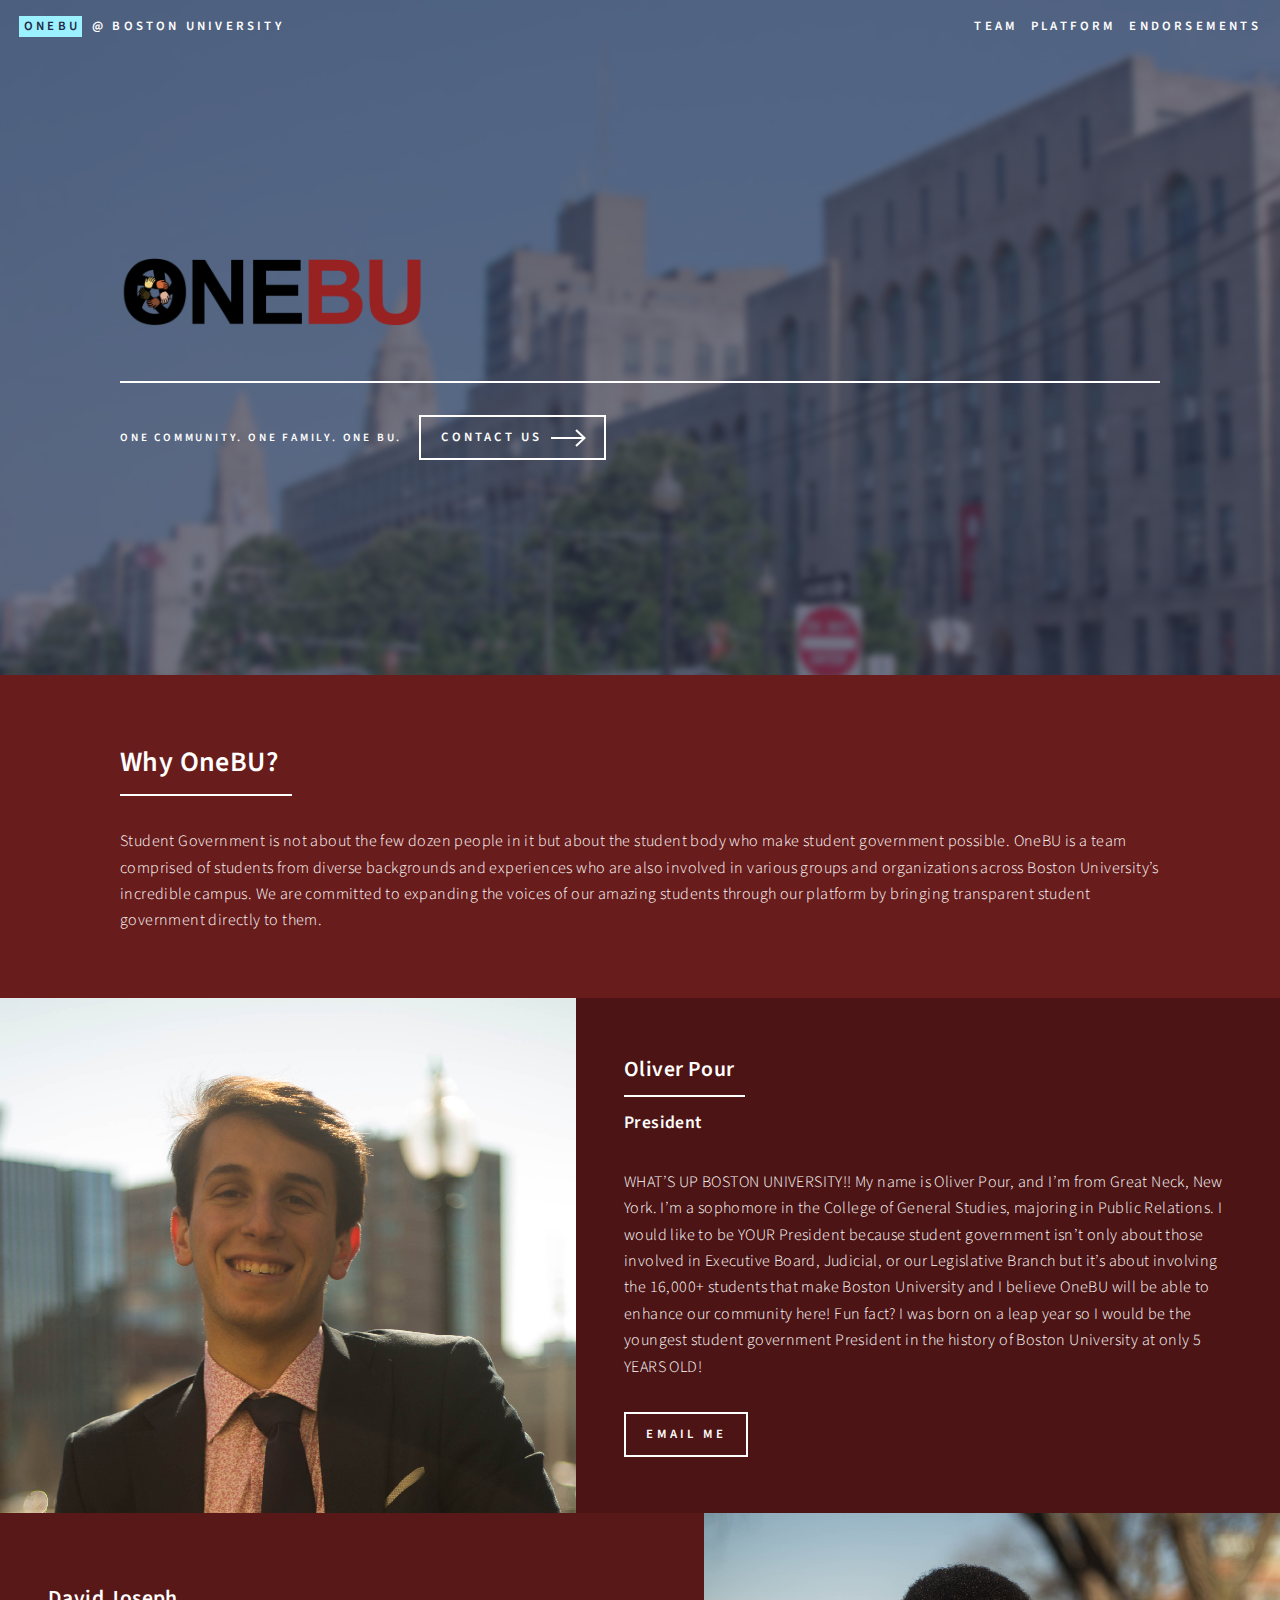
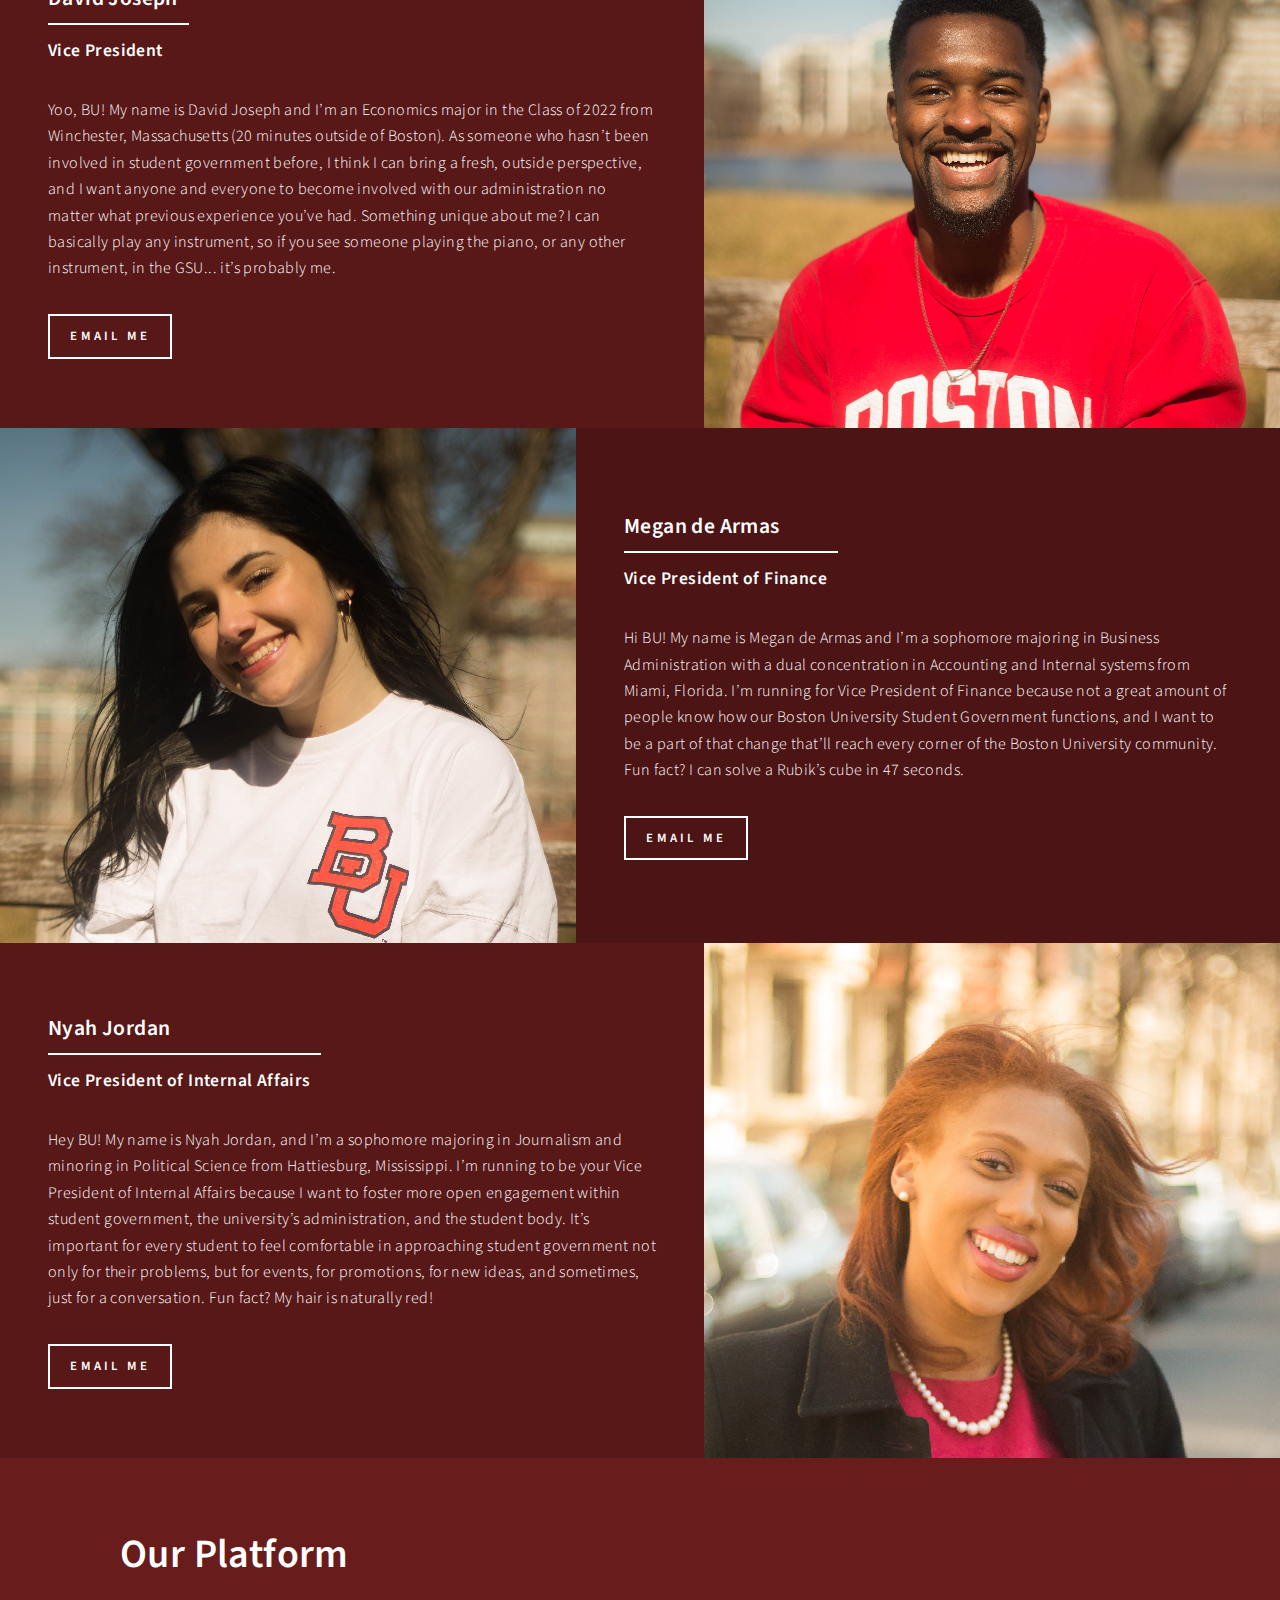
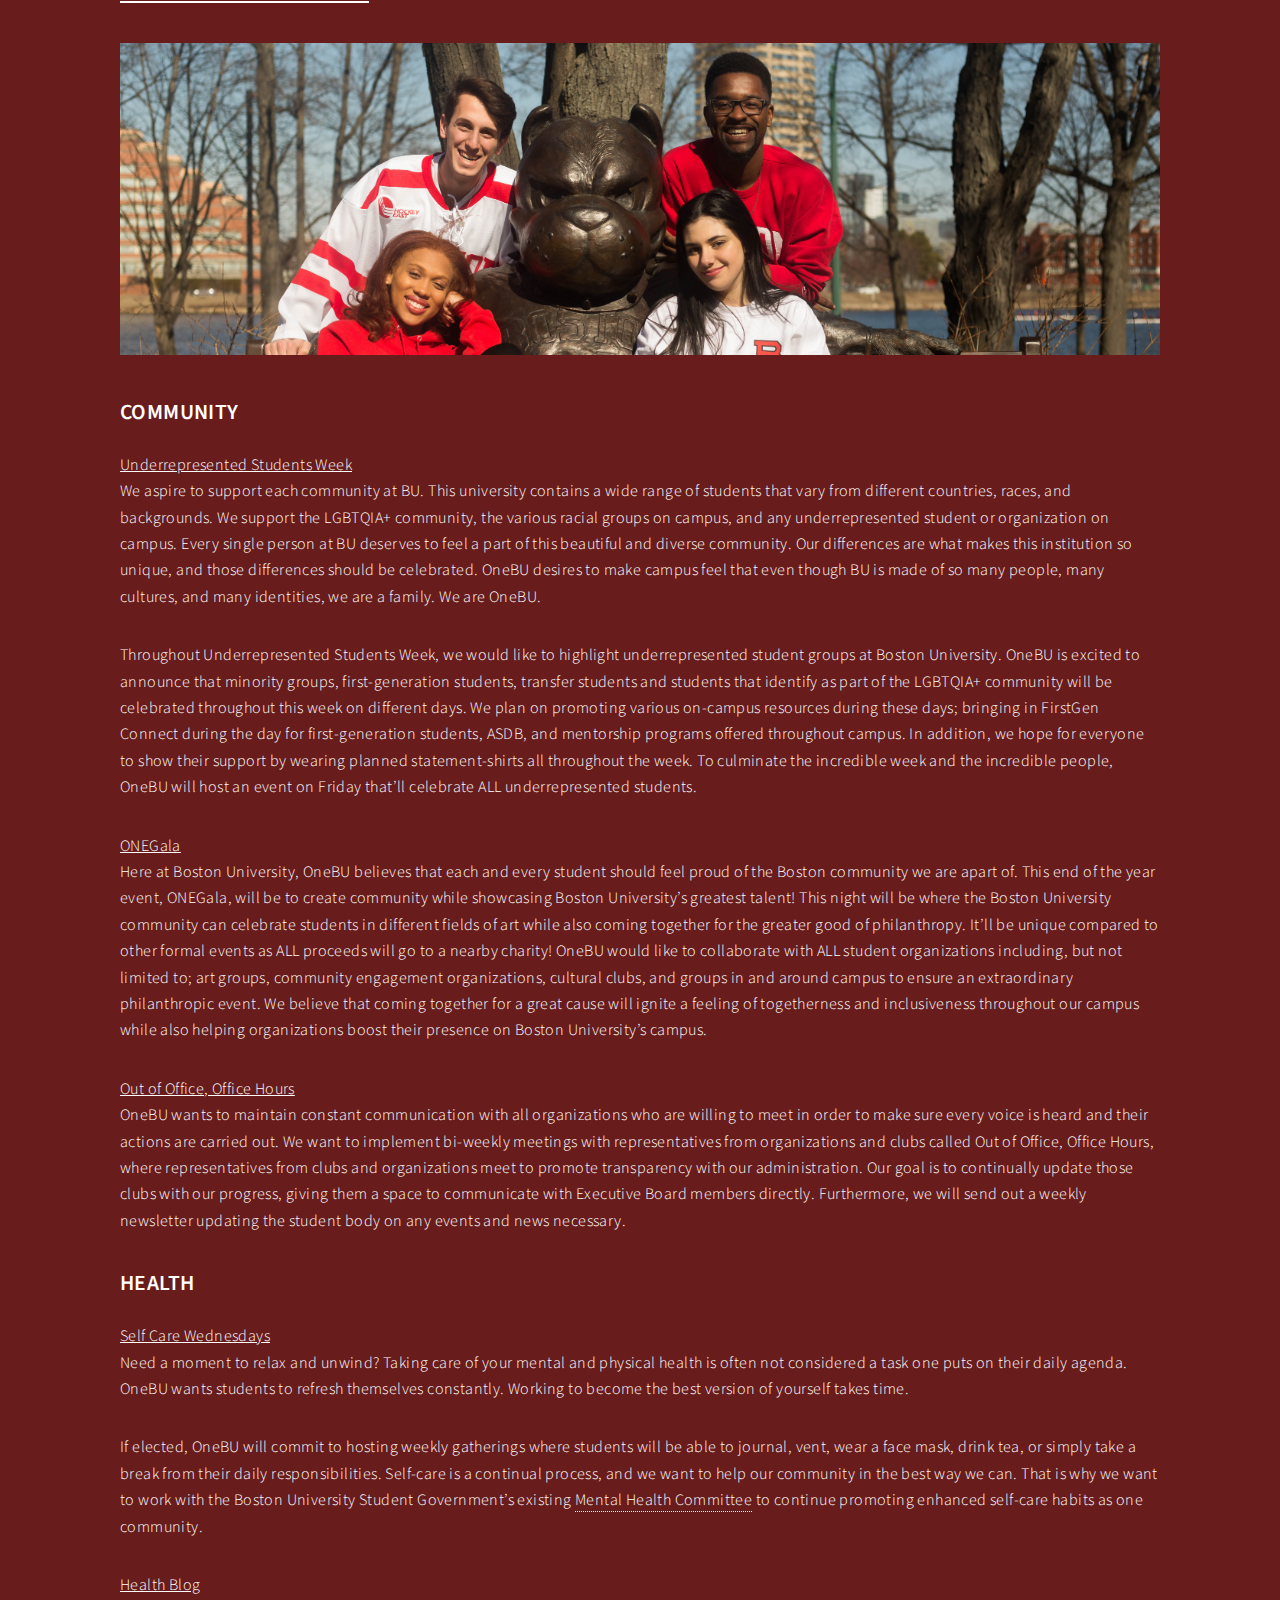
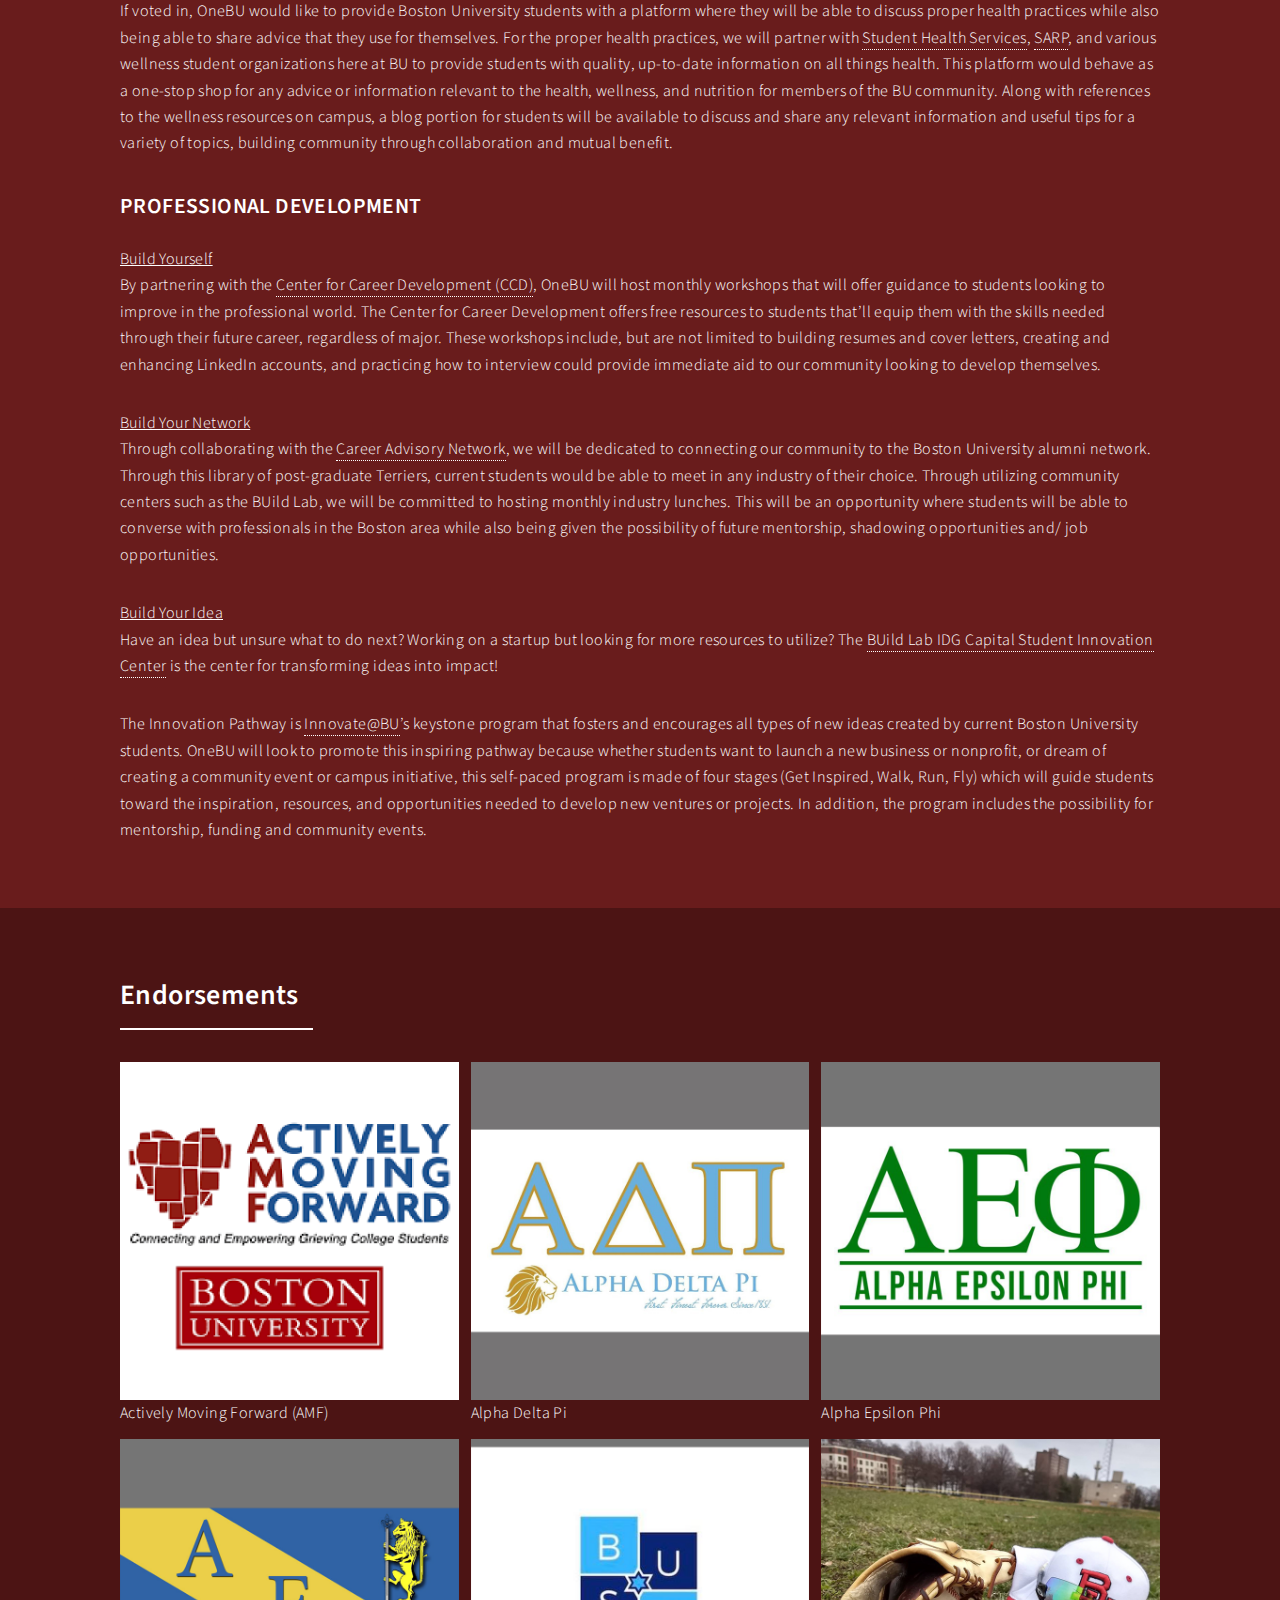
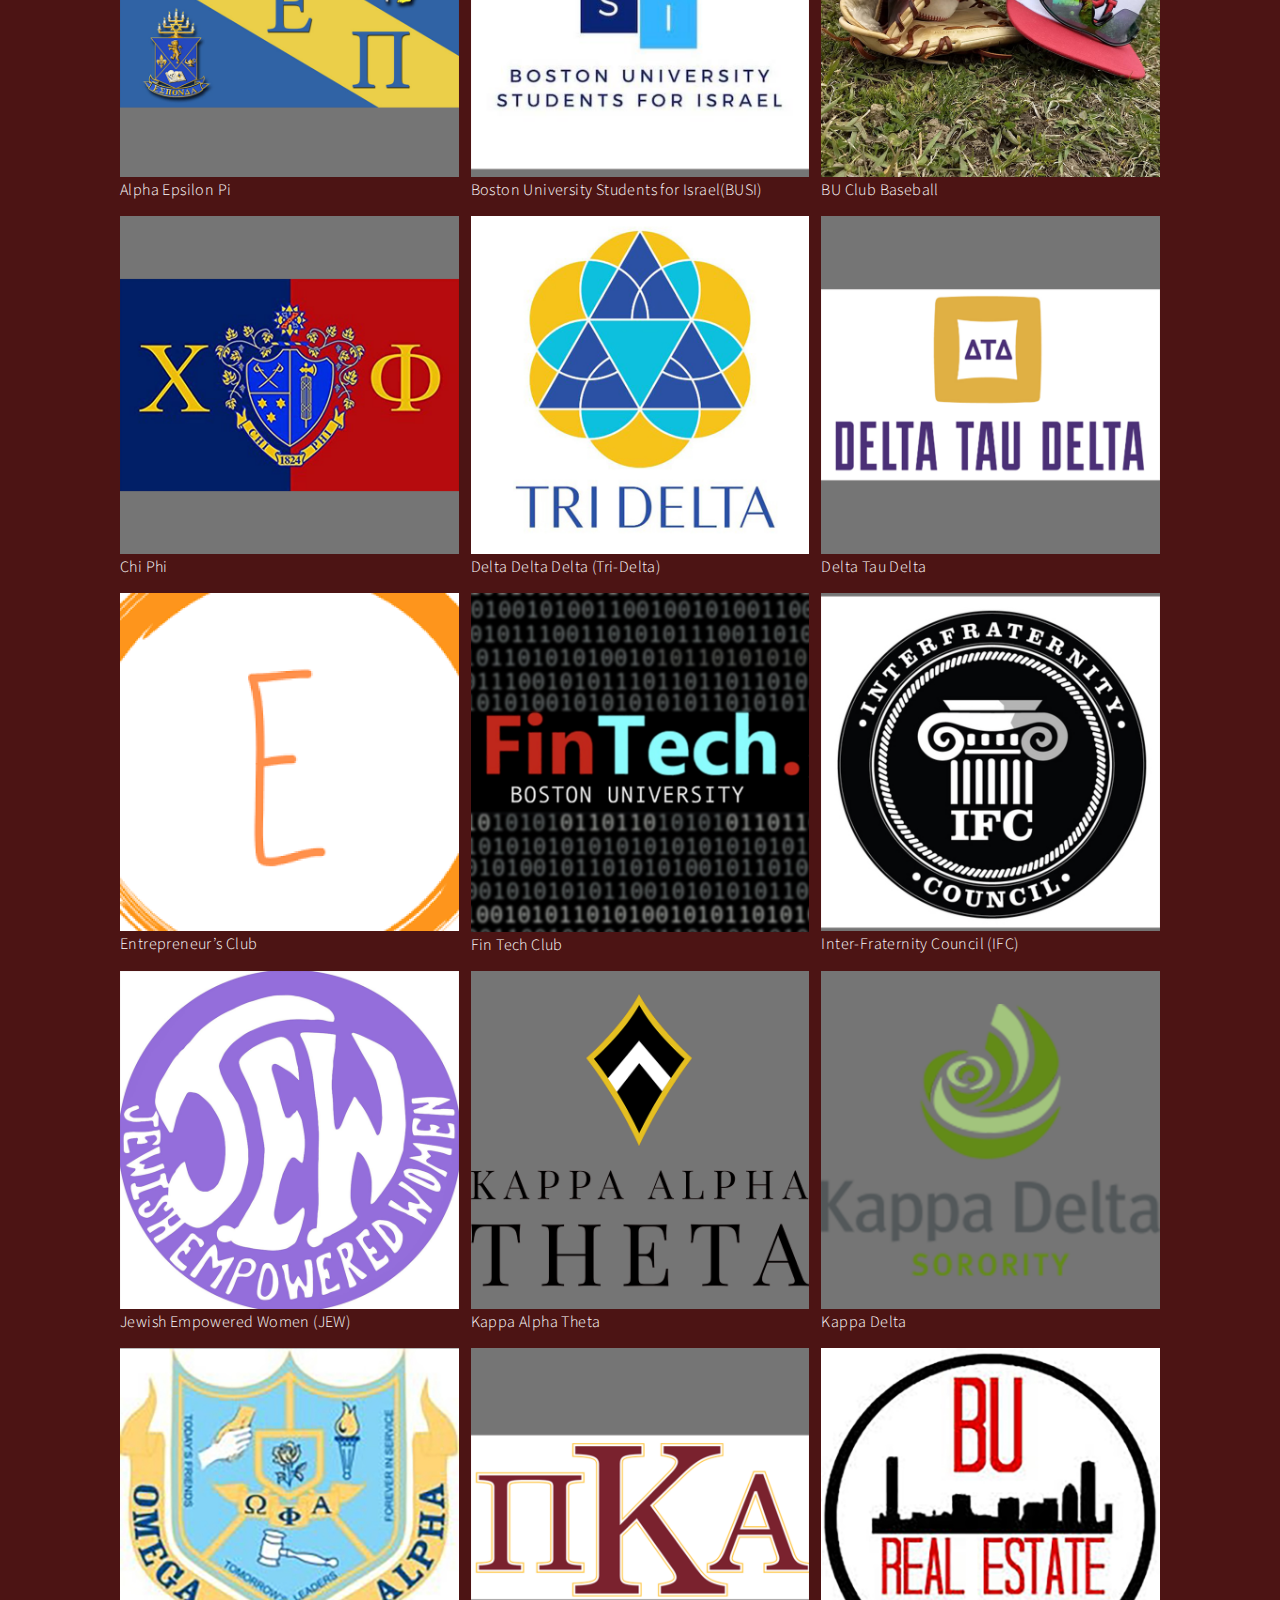
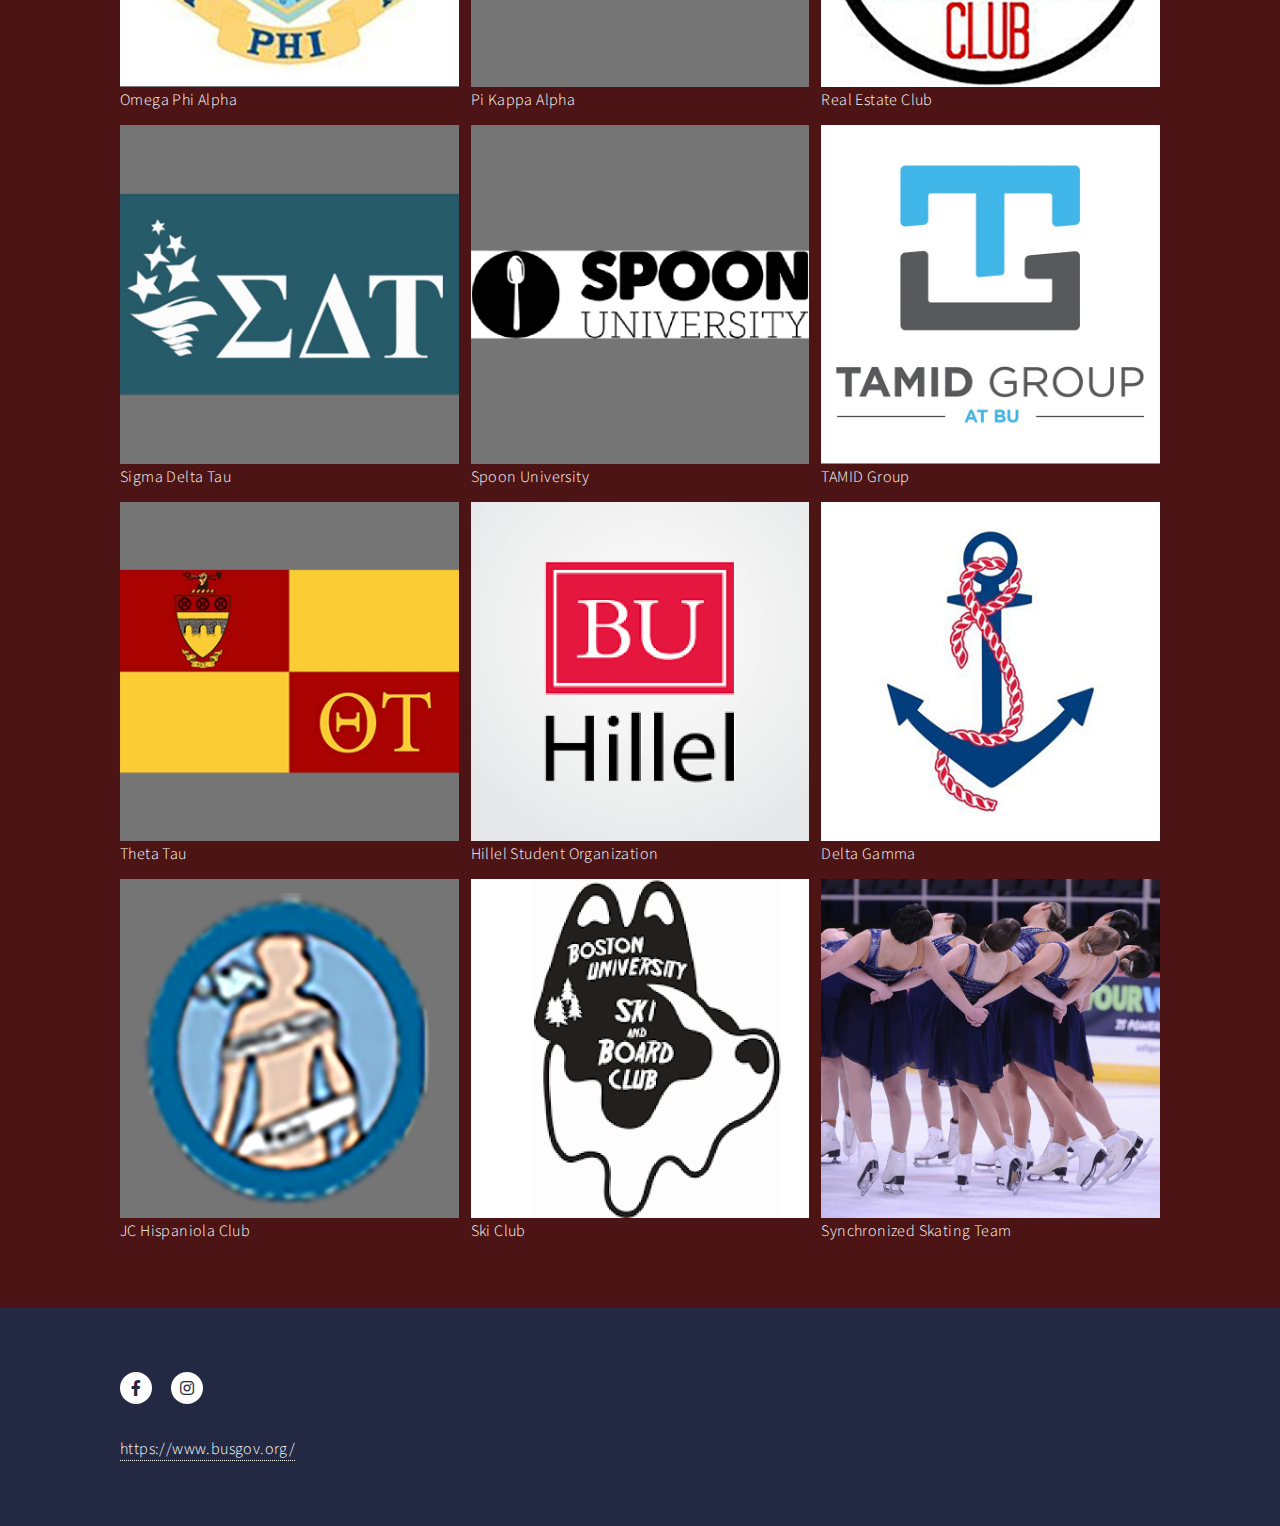
<file: index.html>
<!DOCTYPE HTML>
<!--
	Forty by HTML5 UP
	html5up.net | @ajlkn
	Free for personal and commercial use under the CCA 3.0 license (html5up.net/license)
-->
<html>
	<head>
		<title>OneBU</title>
		<link rel="icon" type="image/png" href="images/logosm.png">
		<meta charset="utf-8" />
		<meta name="viewport" content="width=device-width, initial-scale=1, user-scalable=no" />
		<link rel="stylesheet" href="assets/css/main.css" />
		<noscript><link rel="stylesheet" href="assets/css/noscript.css" /></noscript>
		
		<meta name="description" content="Official website of OneBU">
		<meta name="keywords" content="boston university,bu,boston u,Boston university student government, student gov bu, gov bu,
					       government bu, onebu student government, onebu student gov, onebu bu student gov">

		<!-- Global site tag (gtag.js) - Google Analytics -->
		<script async src="https://www.googletagmanager.com/gtag/js?id=UA-64037687-2"></script>
		<script>
 			window.dataLayer = window.dataLayer || [];
 			function gtag(){dataLayer.push(arguments);}
			gtag('js', new Date());

 			gtag('config', 'UA-64037687-2');
			gtag('set', {'user_id': 'USER_ID'}); // Set the user ID using signed-in user_id.
			ga('set', 'userId', 'USER_ID'); // Set the user ID using signed-in user_id.
		</script>
		
		
		
	</head>
	<body class="is-preload">

		<!-- Wrapper -->
			<div id="wrapper">

				<!-- Header -->
					<header id="header" class="alt">
						<a href="index.html" class="logo"><strong>OneBU</strong> <span>@ Boston University</span></a>
						<nav>
							<a href="#Our Team">Team</a>
							<a href="#Our Platform">Platform</a>
							<a href="#Endorsements">Endorsements</a>
						</nav>
					</header>

				<!-- Banner -->
					<section id="banner" class="major">
						<div class="inner">
							<header class="major">
								<h1><img src="images/logo.png" alt="" height="90" /></h1>
								<!--<h1>Hi, my name is Forty</h1>-->
							</header>
							<div class="content" id=”content-desktop”>
								</a><p>One Community. One Family. One BU.</p>
								<ul class="actions">
									<li><a href="mailto:support@onebu.org" class="button next scrolly">Contact us</a></li>
								</ul>
							</div>
						</div>
					</section>

				<!-- Main -->
					<div id="main">
					
					<!-- One -->
							<section id="Our Team">
								<div class="inner">
									<header class="major">
										<h2>Why OneBU?</h2>
									</header>
									<p>Student Government is not about the few dozen people in it but about the student body who make student government possible.
									OneBU is a team comprised of students from diverse backgrounds and experiences who are also involved in various groups and organizations
									across Boston University’s incredible campus. We are committed to expanding the voices of our amazing students through our platform by bringing transparent student government directly to them.</p>
								</div>
							</section>

						<!-- Two -->
							<section id="two" class="spotlights">
								<section>
									<a href="generic.html" class="image">
										<img src="images/pic01.jpg" alt="" data-position="center center" />
									</a>
									<div class="content">
										<div class="inner">
											<header class="major">
												<h3>Oliver Pour</h3>
												<h4>President</h4>
											</header>
											<p>WHAT’S UP BOSTON UNIVERSITY!! My name is Oliver Pour, and I’m from Great Neck, New York.
											I’m a sophomore in the College of General Studies, majoring in Public Relations.
											I would like to be YOUR President because student government isn’t only about those involved in Executive Board,
											Judicial, or our Legislative Branch but it’s about involving the 16,000+ students that make Boston University and I
											believe OneBU will be able to enhance our community here!
											Fun fact? I was born on a leap year so I would be the youngest student government President in the history of Boston University at only 5 YEARS OLD!
											</p>
									<ul class="actions">
												<li><a href="mailto:opour1@bu.edu" class="button">Email me</a></li>
											</ul>
										</div>
									</div>
								</section>
								<section>
									<a href="generic.html" class="image">
										<img src="images/pic02.jpg" alt="" data-position="top center" />
									</a>
									<div class="content">
										<div class="inner">
											<header class="major">
												<h3>David Joseph</h3>
												<h4>Vice President</h4>
											</header>
											<p>Yoo, BU! My name is David Joseph and I’m an Economics major in the Class of 2022 from Winchester, Massachusetts
											(20 minutes outside of Boston). As someone who hasn’t been involved in student government before,
											I think I can bring a fresh, outside perspective, and I want anyone and everyone to become involved with our administration no matter
											what previous experience you’ve had. Something unique about me? I can basically play any instrument, so if you see someone playing the piano,
											or any other instrument, in the GSU... it’s probably me. </p>
									<ul class="actions">
												<li><a href="mailto:dljoseph@bu.edu" class="button">Email me</a></li>
											</ul>
										</div>
									</div>
								</section>
								<section>
									<a href="generic.html" class="image">
										<img src="images/pic04.jpg" alt="" data-position="25% 25%" />
									</a>
									<div class="content">
										<div class="inner">
											<header class="major">
												<h3>Megan de Armas</h3>
												<h4>Vice President of Finance</h4>
											</header>
											<p>Hi BU! My name is Megan de Armas and I’m a sophomore majoring in Business Administration with a dual concentration
											in Accounting and Internal systems from Miami, Florida. I’m running for Vice President of Finance because not a great
											amount of people know how our Boston University Student Government functions, and I want to be a part of that change
											that’ll reach every corner of the Boston University community. Fun fact? I can solve a Rubik’s cube in 47 seconds.
											</p>
										<ul class="actions">
												<li><a href="mailto:mdearmas@bu.edu" class="button">Email me</a></li>
											</ul>
										</div>
									</div>
								</section>
								<section>
									<a href="generic.html" class="image">
										<img src="images/pic03.jpg" alt="" data-position="25% 25%" />
									</a>
									<div class="content">
										<div class="inner">
											<header class="major">
												<h3>Nyah Jordan</h3>
												<h4>Vice President of Internal Affairs</h4>
											</header>
											<p>Hey BU! My name is Nyah Jordan, and I’m a sophomore majoring in Journalism and minoring in Political
											Science from Hattiesburg, Mississippi. I’m running to be your Vice President of Internal Affairs because I
											want to foster more open engagement within student government, the university’s administration, and the student body.
											It’s important for every student to feel comfortable in approaching student government not only for their problems, but for events,
											for promotions,	for new ideas, and sometimes, just for a conversation. Fun fact? My hair is naturally red!</p>
										</p>
									<ul class="actions">
												<li><a href="mailto:ngjordan@bu.edu" class="button">Email me</a></li>
											</ul>
										</div>
									</div>
								</section>
							</section>
					
					
					<!-- One -->
							<section id="Our Platform">
								<div class="inner">
									<header class="major">
										<h1>Our Platform</h1>
									</header>
									<span class="image main"><img src="images/pic11.jpg" alt="" /></span>
									<p>
									<h3>COMMUNITY</h3>

										<u>Underrepresented Students Week </u>
										<p>We aspire to support each community at BU. This university contains a wide range of students that vary from different countries, races, and backgrounds. We support the LGBTQIA+ community, the various racial groups on campus, and any underrepresented student or organization on campus. Every single person at BU deserves to feel a part of this beautiful and diverse community. Our differences are what makes this institution so unique, and those differences should be celebrated. OneBU desires to make campus feel that even though BU is made of so many people, many cultures, and many identities, we are a family. We are OneBU. 
										</p>
										<p>Throughout Underrepresented Students Week, we would like to highlight	underrepresented student groups at Boston University. OneBU is excited to announce that minority groups, first-generation students, transfer students and students that identify as part of the LGBTQIA+ community will be celebrated throughout this week on different days. We plan on promoting various on-campus resources during these days; bringing in FirstGen Connect during the day for first-generation students, ASDB, and mentorship programs offered throughout campus. In addition, we hope for everyone to show their support by wearing planned statement-shirts all throughout the week. To culminate the incredible week and the incredible people, OneBU will host an event on Friday that’ll celebrate ALL underrepresented students.  
										</p>
										<u>ONEGala</u> 
										<p>Here at Boston University, OneBU believes that each and every student should feel proud of the Boston community we are apart of. This end of the year event, ONEGala, will be to create community while showcasing Boston University’s greatest talent! This night will be where the Boston University community can celebrate students in different fields of art while also coming together for the greater good of philanthropy. It’ll be unique compared to other formal events as ALL proceeds will go to a nearby charity! OneBU would like to collaborate with ALL student organizations including, but not limited to; art groups, community engagement organizations, cultural clubs, and groups in and around campus to ensure an extraordinary philanthropic event. We believe that coming together for a great cause will ignite a feeling of togetherness and inclusiveness throughout our campus while also helping organizations boost their presence on Boston University’s campus.
										</p>
										<u>Out of Office, Office Hours</u>
										<p>OneBU wants to maintain constant communication with all organizations who are willing to meet in order to make sure every voice is heard and their actions are carried out. We want to implement bi-weekly meetings with representatives from organizations and clubs called Out of Office, Office Hours, where representatives from clubs and organizations meet to promote transparency with our administration. Our goal is to continually update those clubs with our progress, giving them a space to communicate with Executive Board members directly. Furthermore, we will send out a weekly newsletter updating the student body on any events and news necessary.  
										</p>



									<h3>HEALTH</h3>

										<u>Self Care Wednesdays</u>
										<p>Need a moment to relax and unwind? Taking care of your mental and physical health is often not considered a task one puts on their daily agenda. OneBU wants students to refresh themselves constantly. Working to become the best version of yourself takes time. 
										</p>
										<p>If elected, OneBU will commit to hosting weekly gatherings where students will be able to journal, vent, wear a face mask, drink tea, or simply take a break from their daily responsibilities. Self-care is a continual process, and we want to help our community in the best way we can. That is why we want to work with the Boston University Student Government’s existing <a href="https://www.busgov.org/senate-committees#block-97494645c9d32c884a4e">Mental Health Committee</a> to continue promoting enhanced self-care habits as one community.
										</p>
										
										<u>Health Blog</u>
										<p>If voted in, OneBU would like to provide Boston University students with a platform where they will be able to discuss proper health practices while also being able to share advice that they use for themselves. For the proper health practices, we will partner with <a href="http://www.bu.edu/shs/">Student Health Services</a>, <a href ="http://www.bu.edu/shs/sarp/">SARP</a>, and various wellness student organizations here at BU to provide students with quality, up-to-date information on all things health. This platform would behave as a one-stop shop for any advice or information relevant to the health, wellness, and nutrition for members of the BU community. Along with references to the wellness resources on campus, a blog portion for students will be available to discuss and share any relevant information and useful tips for a variety of topics, building community through collaboration and mutual benefit.
										</p>


									<h3>PROFESSIONAL DEVELOPMENT</h3>

										<u>Build Yourself</u>
										<p>By partnering with the <a href="http://www.bu.edu/careers/">Center for Career Development (CCD)</a>, OneBU will host monthly workshops that will offer guidance to students looking to improve in the professional world. The Center for Career Development offers free resources to students that’ll equip them with the skills needed through their future career, regardless of major. These workshops include, but are not limited to building resumes and cover letters, creating and enhancing LinkedIn accounts, and practicing how to interview could provide immediate aid to our community looking to develop themselves.
										</p>
										<u>Build Your Network</u>
										<p>Through collaborating with the <a href="https://www.bu.edu/alumni/career/career-advisory-network/">Career Advisory Network</a>, we will be dedicated to connecting our community to the Boston University alumni network. Through this library of post-graduate Terriers, current students would be able to meet in any industry of their choice. Through utilizing community centers such as the BUild Lab, we will be committed to hosting monthly industry lunches. This will be an opportunity where students will be able to converse with professionals in the Boston area while also being given the possibility of future mentorship, shadowing opportunities and/ job opportunities.
										</p>
										<u>Build Your Idea</u>
												
										<p>Have an idea but unsure what to do next? Working on a startup but looking for more resources to utilize? The <a href="http://www.bu.edu/innovate/build-your-idea/build-lab/">BUild Lab IDG Capital Student Innovation Center</a> is the center for transforming ideas into impact! 
										</p>
										<p>The Innovation Pathway is <a href="http://www.bu.edu/innovate/">Innovate@BU</a>’s keystone program that fosters and encourages all types of new ideas created by current Boston University students. OneBU will look to promote this inspiring pathway because whether students want to launch a new business or nonprofit, or dream of creating a community event or campus initiative, this self-paced program is made of four stages (Get Inspired, Walk, Run, Fly) which will guide students toward the inspiration, resources, and opportunities needed to develop new ventures or projects. In addition, the program includes the possibility for mentorship, funding and community events. 
										</p>
																			
									</p>
								</div>
							</section>

					 
							<section id="Endorsements">
								<div class="inner">
									<header class="major">
										<h2>Endorsements</h2>
									</header>
									<div class="box alt">
									<div class="row gtr-50 gtr-uniform">
										<div class="col-4"><span class="image fit"><img src="images/endorsements/Actively Moving Forward (AMF).png" alt="Actively Moving Forward (AMF) Logo" /></span>Actively Moving Forward (AMF)</div>
										<div class="col-4"><span class="image fit"><img src="images/endorsements/Alpha Delta Pi.jpg" alt="Alpha Delta Pi Logo" /></span>Alpha Delta Pi</div>
										<div class="col-4"><span class="image fit"><img src="images/endorsements/Alpha Epsilon Phi.png" alt="Alpha Epsilon Phi Logo" /></span>Alpha Epsilon Phi</div>
										
										<div class="col-4"><span class="image fit"><img src="images/endorsements/Alpha Epsilon Pi.png" alt="Alpha Epsilon Pi Logo" /></span>Alpha Epsilon Pi</div>
										<div class="col-4"><span class="image fit"><img src="images/endorsements/Boston University Students for Israel(BUSI).png" alt="Boston University Students for Israel(BUSI) Logo" /></span>Boston University Students for Israel(BUSI)</div>
										<div class="col-4"><span class="image fit"><img src="images/endorsements/BU Club Baseball.jpg" alt="BU Club Baseball" /></span>BU Club Baseball</div>
										
										<div class="col-4"><span class="image fit"><img src="images/endorsements/Chi Phi.png" alt="Chi Phi Logo" /></span>Chi Phi</div>
										<div class="col-4"><span class="image fit"><img src="images/endorsements/Delta Delta Delta.jpg" alt="Delta Delta Delta (Tri-Delta) Logo" />Delta Delta Delta (Tri-Delta)</span></div>
										<div class="col-4"><span class="image fit"><img src="images/endorsements/Delta Tau Delta.png" alt="Delta Tau Delta Logo" />Delta Tau Delta</span></div>
										
										<div class="col-4"><span class="image fit"><img src="images/endorsements/EntrepreneursClub.png" alt="Entrepreneur’s Club Logo" />Entrepreneur’s Club</span></div>
										<div class="col-4"><span class="image fit"><img src="images/endorsements/Fin Tech Club.png" alt="Fin Tech Club Logo" />Fin Tech Club</span></div>										
										<div class="col-4"><span class="image fit"><img src="images/endorsements/Interfraternity Council (IFC).png" alt="Inter-Fraternity Council (IFC) Logo" />Inter-Fraternity Council (IFC)</span></div>
										
										<div class="col-4"><span class="image fit"><img src="images/endorsements/Jewish Empowered Women (JEW).png" alt="Jewish Empowered Women (JEW) Logo" />Jewish Empowered Women (JEW)</span></div>
										<div class="col-4"><span class="image fit"><img src="images/endorsements/Kappa Alpha Theta.png" alt="Kappa Alpha Theta Logo" />Kappa Alpha Theta</span></div>										
										<div class="col-4"><span class="image fit"><img src="images/endorsements/Kappa Delta.png" alt="Kappa Delta Logo" />Kappa Delta</span></div>
										
										<div class="col-4"><span class="image fit"><img src="images/endorsements/Omega Phi Alpha.jpg" alt="Omega Phi Alpha Logo" />Omega Phi Alpha</span></div>										
										<div class="col-4"><span class="image fit"><img src="images/endorsements/Pi Kappa Alpha.png" alt="Pi Kappa Alpha Logo" />Pi Kappa Alpha</span></div>										
										<div class="col-4"><span class="image fit"><img src="images/endorsements/Real Estate Club.jpg" alt="Real Estate Club" />Real Estate Club</span></div>
										
										<div class="col-4"><span class="image fit"><img src="images/endorsements/Sigma Delta Tau.png" alt="Sigma Delta Tau Logo" />Sigma Delta Tau</span></div>
										<div class="col-4"><span class="image fit"><img src="images/endorsements/Spoon University.png" alt="Spoon University Logo" />Spoon University</span></div>										
										<div class="col-4"><span class="image fit"><img src="images/endorsements/TAMID Group.png" alt="TAMID Group Logo" />TAMID Group</span></div>
										
										<div class="col-4"><span class="image fit"><img src="images/endorsements/Theta Tau Professional Engineering Fraternity.png" alt="Theta Tau Logo" />Theta Tau</span></div>
										<div class="col-4"><span class="image fit"><img src="images/endorsements/Hillel Student Organization.png" alt="Hillel Student Organization Logo" />Hillel Student Organization</span></div>
										<div class="col-4"><span class="image fit"><img src="images/endorsements/Delta Gamma.jpg" alt="Delta Gamma Logo" />Delta Gamma </span></div>
										
										<div class="col-4"><span class="image fit"><img src="images/endorsements/JC Hispaniola Club.png" alt="JC Hispaniola Club Logo" />JC Hispaniola Club</span></div>
										<div class="col-4"><span class="image fit"><img src="images/endorsements/Ski Club.png" alt="Ski Club" />Ski Club</span></div>
										<div class="col-4"><span class="image fit"><img src="images/endorsements/BUSST.jpg" alt="BUSST  Logo" />Synchronized Skating Team</span></div>

									</div>
									</div>
								</div>
							
								
							</section>					
							

					</div>

				<!-- Footer -->
					<footer id="footer">
						<div class="inner">
							<ul class="icons">
								<li><a href="https://www.facebook.com/onebu2020/" class="icon brands alt fa-facebook-f"><span class="label">Facebook</span></a></li>
								<li><a href="https://www.instagram.com/onebu2020/" class="icon brands alt fa-instagram"><span class="label">Instagram</span></a></li>
							</ul>
						<p><a href="https://www.busgov.org/">https://www.busgov.org/</a></p>
						</div>
					</footer>

			</div>

		<!-- Scripts -->
			<script src="assets/js/jquery.min.js"></script>
			<script src="assets/js/jquery.scrolly.min.js"></script>
			<script src="assets/js/jquery.scrollex.min.js"></script>
			<script src="assets/js/browser.min.js"></script>
			<script src="assets/js/breakpoints.min.js"></script>
			<script src="assets/js/util.js"></script>
			<script src="assets/js/main.js"></script>

	</body>
</html>
</file>
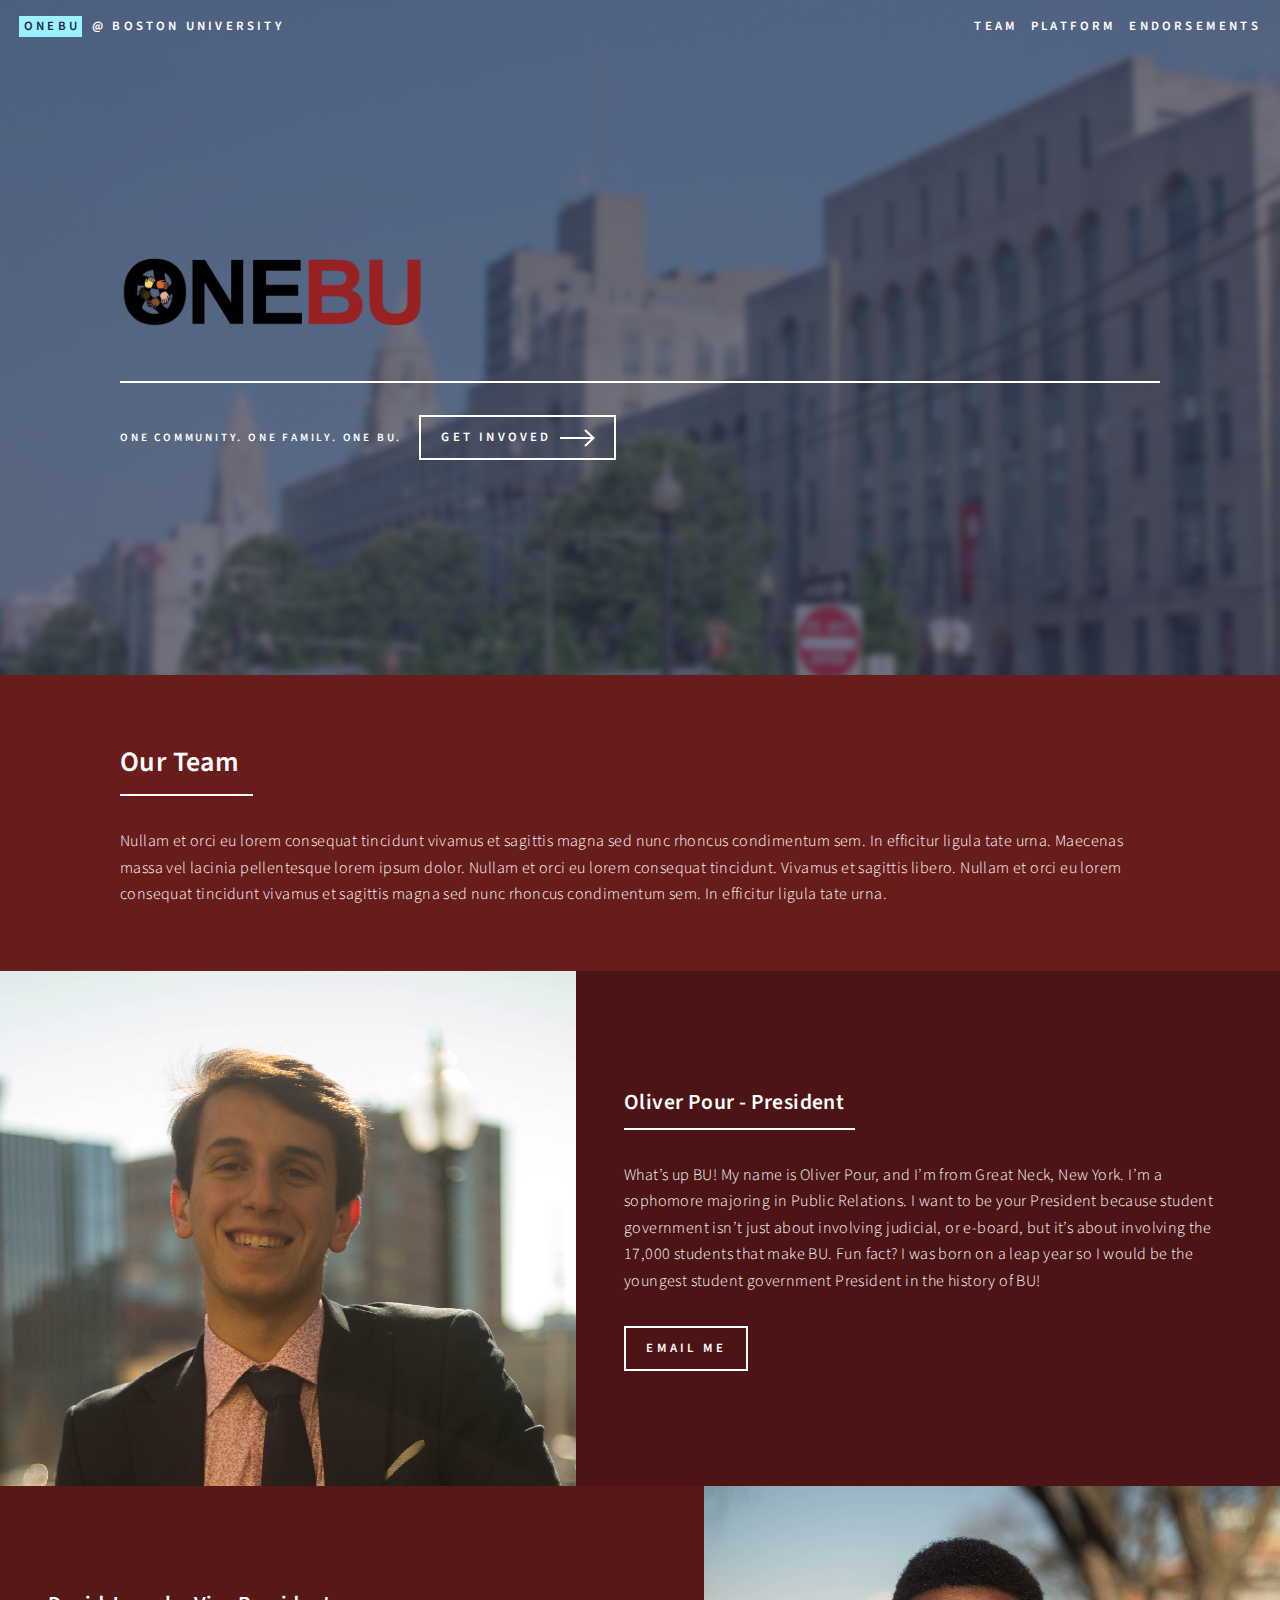
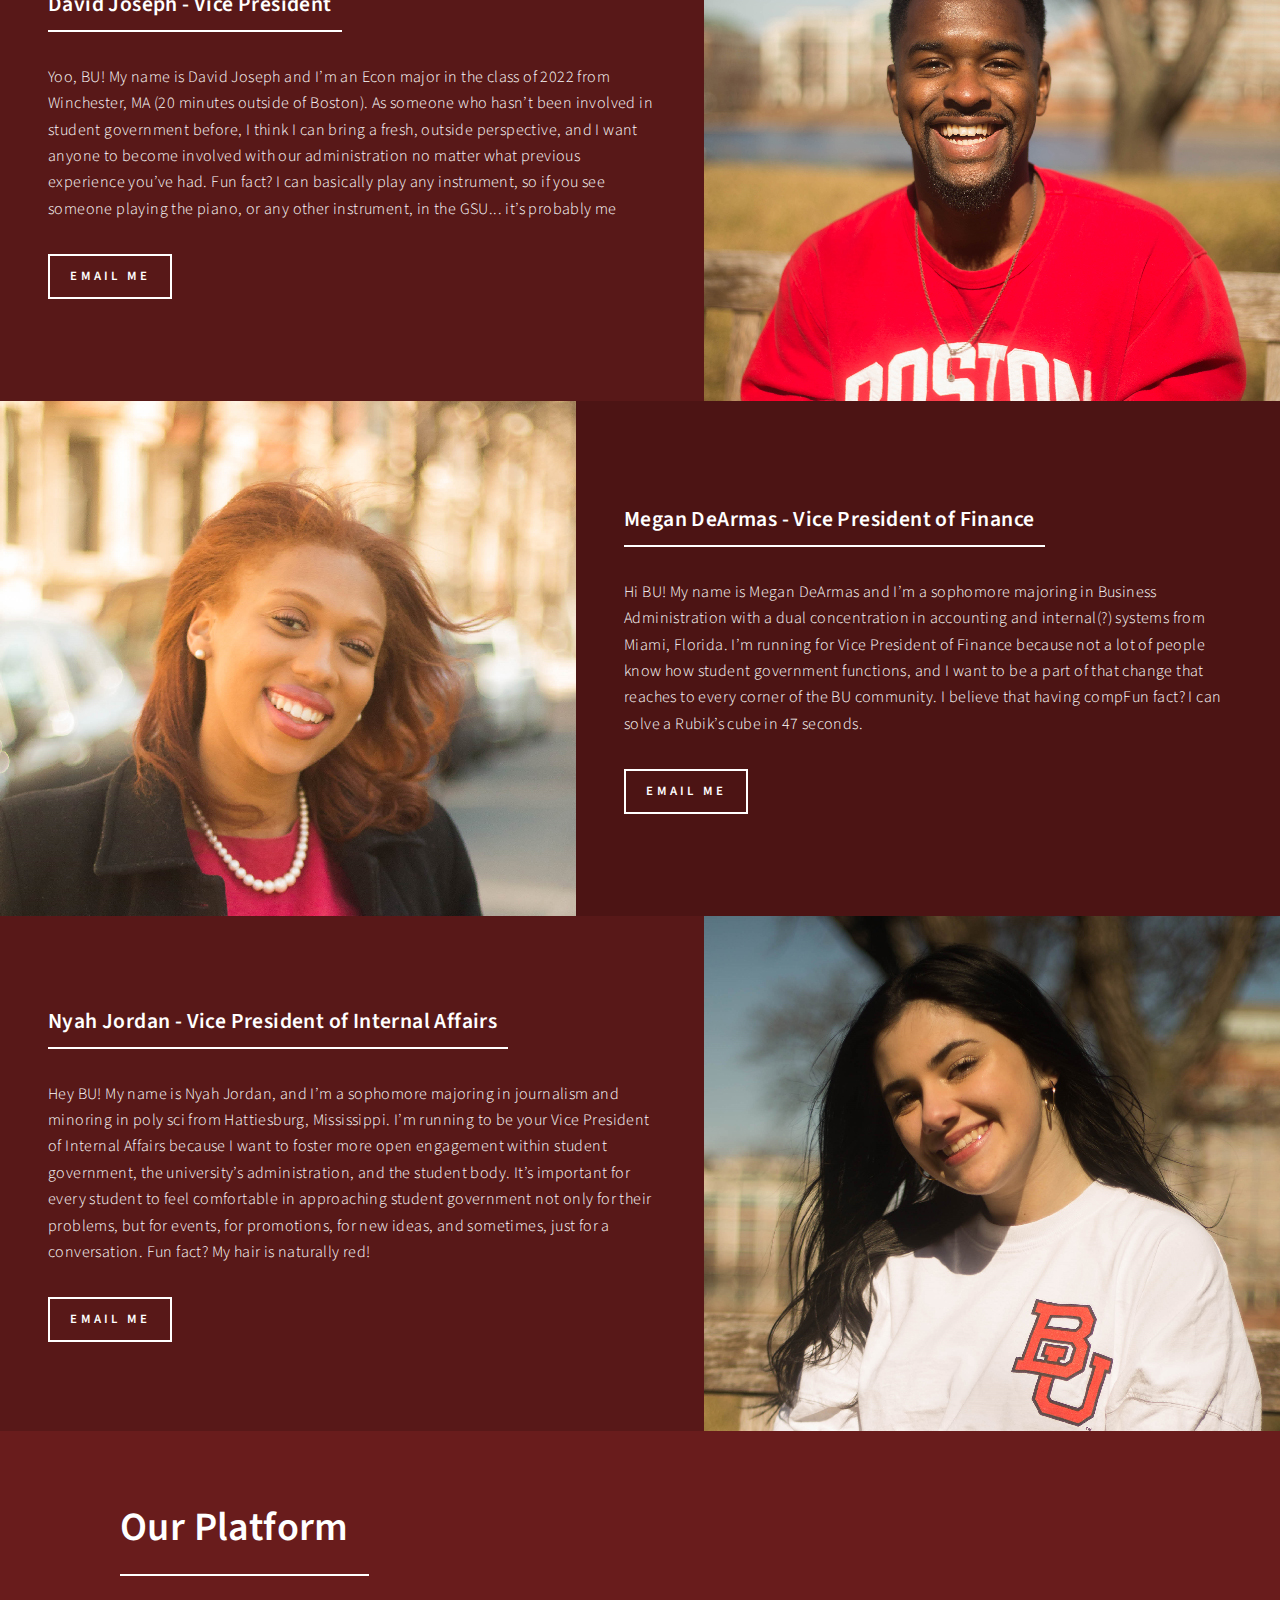
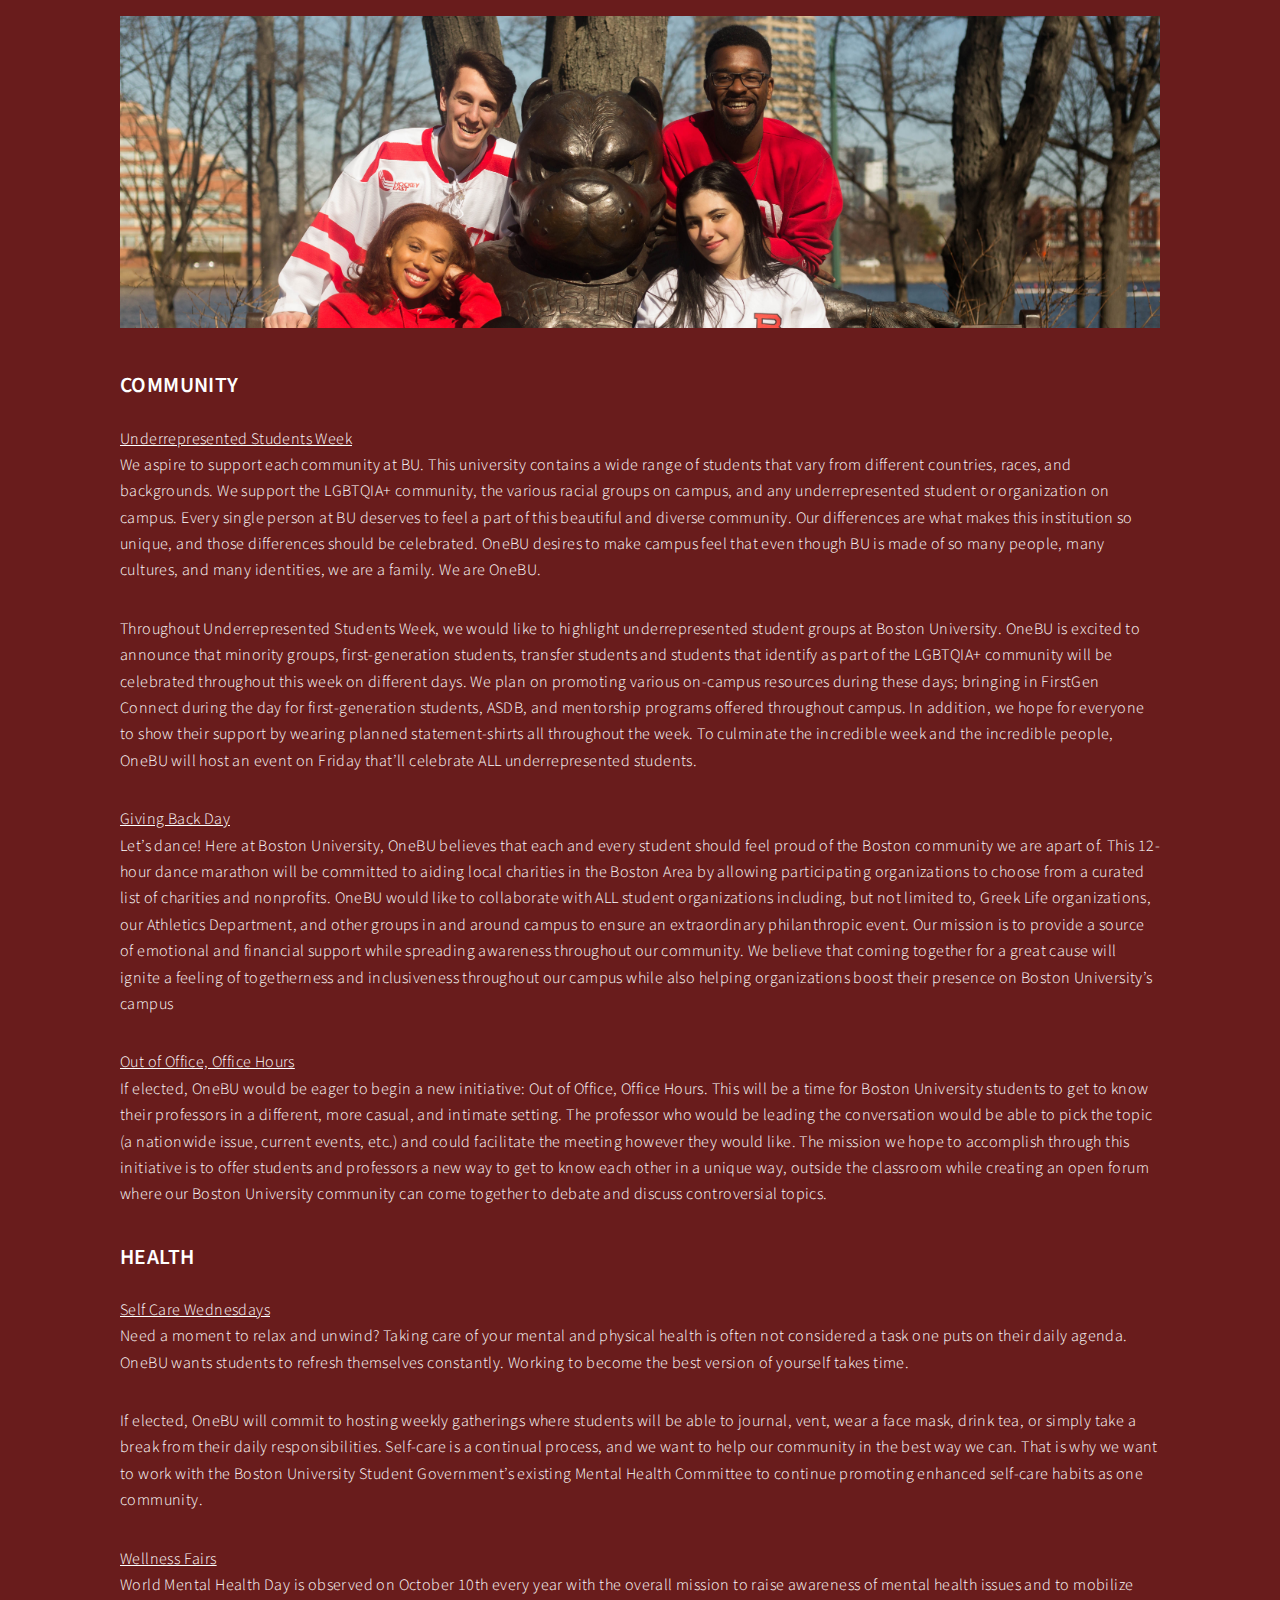
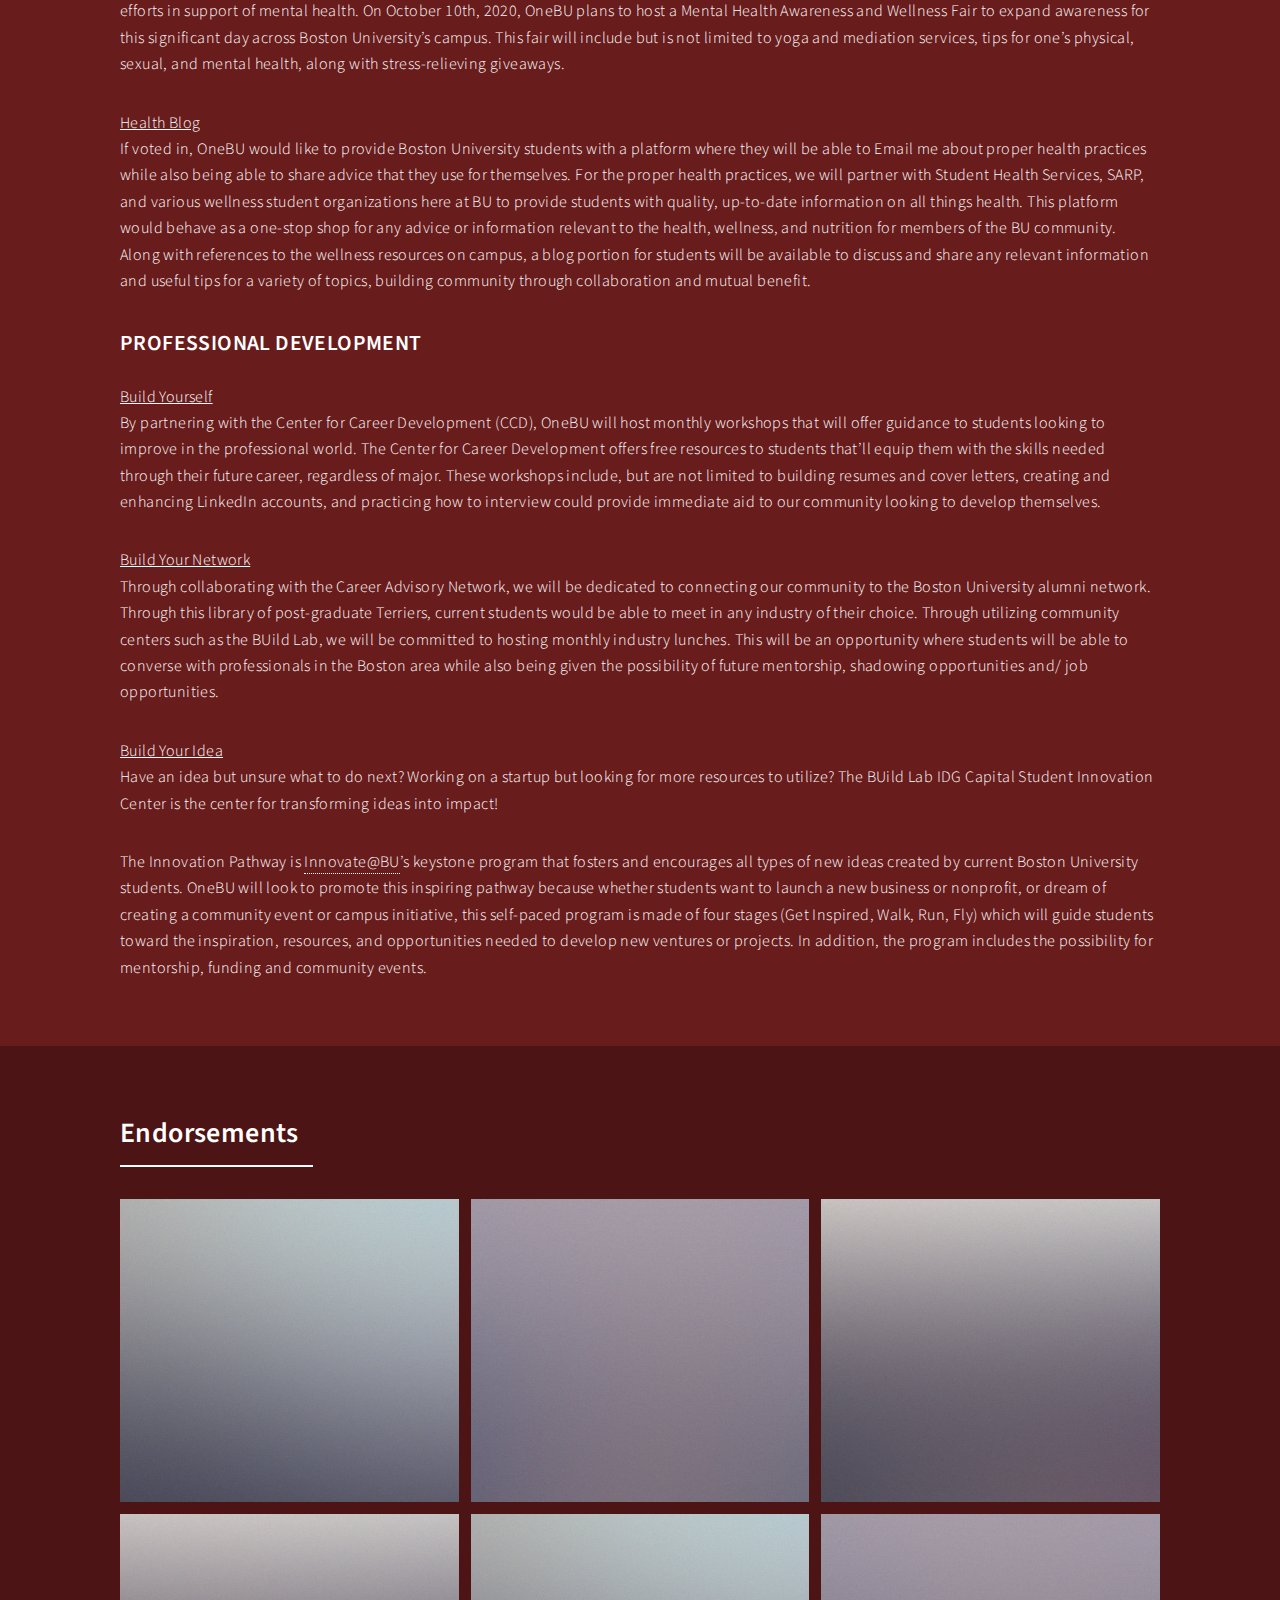
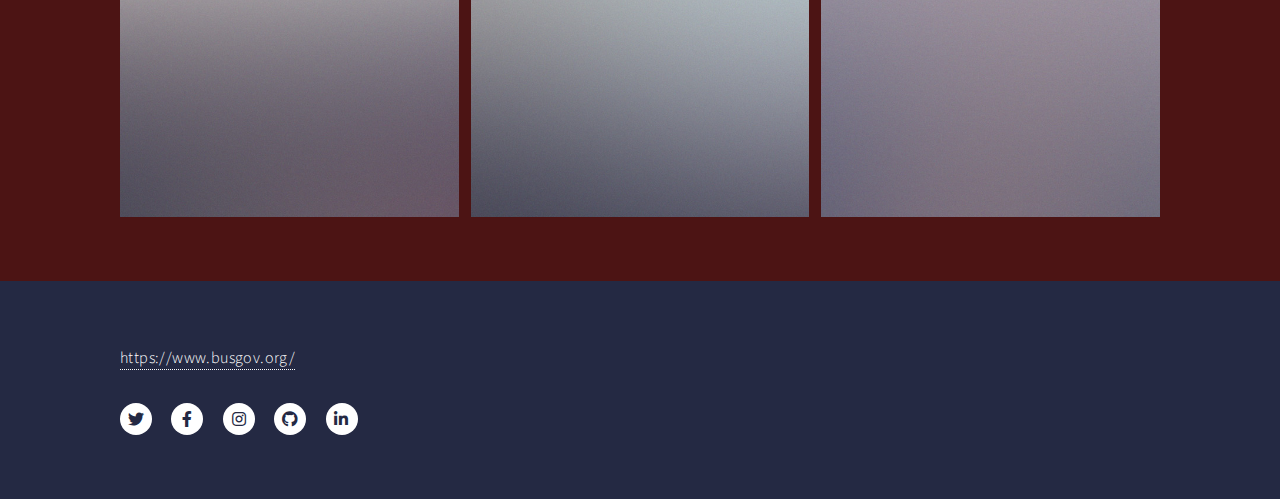
<file: 1ndex1.html>
<!DOCTYPE HTML>
<!--
	Forty by HTML5 UP
	html5up.net | @ajlkn
	Free for personal and commercial use under the CCA 3.0 license (html5up.net/license)
-->
<html>
	<head>
		<title>OneBU</title>
		<link rel="icon" type="image/png" href="images/logosm.png">
		<meta charset="utf-8" />
		<meta name="viewport" content="width=device-width, initial-scale=1, user-scalable=no" />
		<link rel="stylesheet" href="assets/css/main.css" />
		<noscript><link rel="stylesheet" href="assets/css/noscript.css" /></noscript>
	</head>
	<body class="is-preload">

		<!-- Wrapper -->
			<div id="wrapper">

				<!-- Header -->
					<header id="header" class="alt">
						<a href="index.html" class="logo"><strong>OneBU</strong> <span>@ Boston University</span></a>
						<nav>
							<a href="#Our Team">Team</a>
							<a href="#Our Platform">Platform</a>
							<a href="#Endorsements">Endorsements</a>
						</nav>
					</header>

				<!-- Banner -->
					<section id="banner" class="major">
						<div class="inner">
							<header class="major">
								<h1><img src="images/logo.png" alt="" height="90" /></h1>
								<!--<h1>Hi, my name is Forty</h1>-->
							</header>
							<div class="content" id=”content-desktop”>
								</a><p>One Community. One Family. One BU.</p>
								<ul class="actions">
									<li><a href="#one" class="button next scrolly">Get Invoved</a></li>
								</ul>
							</div>
						</div>
					</section>

				<!-- Main -->
					<div id="main">
					
					<!-- One -->
							<section id="Our Team">
								<div class="inner">
									<header class="major">
										<h2>Our Team</h2>
									</header>
									<p>Nullam et orci eu lorem consequat tincidunt vivamus et sagittis magna sed nunc rhoncus condimentum sem. In efficitur ligula tate urna. Maecenas massa vel lacinia pellentesque lorem ipsum dolor. Nullam et orci eu lorem consequat tincidunt. Vivamus et sagittis libero. Nullam et orci eu lorem consequat tincidunt vivamus et sagittis magna sed nunc rhoncus condimentum sem. In efficitur ligula tate urna.</p>
								</div>
							</section>

						<!-- Two -->
							<section id="two" class="spotlights">
								<section>
									<a href="generic.html" class="image">
										<img src="images/pic01.jpg" alt="" data-position="center center" />
									</a>
									<div class="content">
										<div class="inner">
											<header class="major">
												<h3>Oliver Pour - President</h3>
											</header>
											<p>What’s up BU! My name is Oliver Pour, and I’m from Great Neck, New York.  I’m a sophomore majoring in Public Relations.
											I want to be your President because student government isn’t just about involving judicial, or e-board, but it’s about involving 
											the 17,000 students that make BU. Fun fact? I was born on a leap year so I would be the youngest student government President in the history of BU!
											</p>
									<ul class="actions">
												<li><a href="generic.html" class="button">Email me</a></li>
											</ul>
										</div>
									</div>
								</section>
								<section>
									<a href="generic.html" class="image">
										<img src="images/pic02.jpg" alt="" data-position="top center" />
									</a>
									<div class="content">
										<div class="inner">
											<header class="major">
												<h3>David Joseph - Vice President</h3>
											</header>
											<p>Yoo, BU! My name is David Joseph and I’m an Econ major in the class of 2022 from Winchester, MA (20 minutes outside of Boston).
											As someone who hasn’t been involved in student government before, I think I can bring a fresh, outside perspective, and I want anyone to become
											involved with our administration no matter what previous experience you’ve had. Fun fact? I can basically play any instrument, so if you see someone
											playing the piano, or any other instrument, in the GSU... it’s probably me</p>
											</p>
									<ul class="actions">
												<li><a href="generic.html" class="button">Email me</a></li>
											</ul>
										</div>
									</div>
								</section>
								<section>
									<a href="generic.html" class="image">
										<img src="images/pic03.jpg" alt="" data-position="25% 25%" />
									</a>
									<div class="content">
										<div class="inner">
											<header class="major">
												<h3>Megan DeArmas - Vice President of Finance</h3>
											</header>
											<p>Hi BU! My name is Megan DeArmas and I’m a sophomore majoring in Business Administration with a dual concentration in accounting and internal(?)
											systems from Miami, Florida. I’m running for Vice President of Finance because not a lot of people know how student government functions, and I want
											to be a part of that change that reaches to every corner of the BU community. I believe that having compFun fact? I can solve a Rubik’s cube in 47
											seconds.
											</p>
										<ul class="actions">
												<li><a href="generic.html" class="button">Email me</a></li>
											</ul>
										</div>
									</div>
								</section>
								<section>
									<a href="generic.html" class="image">
										<img src="images/pic04.jpg" alt="" data-position="25% 25%" />
									</a>
									<div class="content">
										<div class="inner">
											<header class="major">
												<h3>Nyah Jordan - Vice President of Internal Affairs</h3>
											</header>
											<p>Hey BU! My name is Nyah Jordan, and I’m a sophomore majoring in journalism and minoring in poly sci from Hattiesburg, Mississippi. 
											I’m running to be your Vice President of Internal Affairs because I want to foster more open engagement within student government, the university’s
											administration, and the student body. It’s important for every student to feel comfortable in approaching student government not only for their problems,
											but for events, for promotions, for new ideas, and sometimes, just for a conversation. Fun fact? My hair is naturally red!</p>
										</p>
									<ul class="actions">
												<li><a href="generic.html" class="button">Email me</a></li>
											</ul>
										</div>
									</div>
								</section>
							</section>
					
					
					<!-- One -->
							<section id="Our Platform">
								<div class="inner">
									<header class="major">
										<h1>Our Platform</h1>
									</header>
									<span class="image main"><img src="images/pic11.jpg" alt="" /></span>
									<p>
									<h3>COMMUNITY</h3>

										<u>Underrepresented Students Week </u>
										<p>We aspire to support each community at BU. This university contains a wide range of students that vary from different countries, races, and backgrounds. We support the LGBTQIA+ community, the various racial groups on campus, and any underrepresented student or organization on campus. Every single person at BU deserves to feel a part of this beautiful and diverse community. Our differences are what makes this institution so unique, and those differences should be celebrated. OneBU desires to make campus feel that even though BU is made of so many people, many cultures, and many identities, we are a family. We are OneBU. 
										</p>
										<p>Throughout Underrepresented Students Week, we would like to highlight	underrepresented student groups at Boston University. OneBU is excited to announce that minority groups, first-generation students, transfer students and students that identify as part of the LGBTQIA+ community will be celebrated throughout this week on different days. We plan on promoting various on-campus resources during these days; bringing in FirstGen Connect during the day for first-generation students, ASDB, and mentorship programs offered throughout campus. In addition, we hope for everyone to show their support by wearing planned statement-shirts all throughout the week. To culminate the incredible week and the incredible people, OneBU will host an event on Friday that’ll celebrate ALL underrepresented students.  
										</p>

										<u>Giving Back Day</u> 

										<p>Let’s dance! Here at Boston University, OneBU believes that each and every student should feel proud of the Boston community we are apart of. This 12-hour dance marathon will be committed to aiding local charities in the Boston Area by allowing participating organizations to choose from a curated list of charities and nonprofits.  OneBU would like to collaborate with ALL student organizations including, but not limited to, Greek Life organizations, our Athletics Department, and other groups in and around campus to ensure an extraordinary philanthropic event. Our mission is to provide a source of emotional and financial support while spreading awareness throughout our community. We believe that coming together for a great cause will ignite a feeling of togetherness and inclusiveness throughout our campus while also helping organizations boost their presence on Boston University’s campus
										</p>
										<u>Out of Office, Office Hours</u>

										<p>If elected, OneBU would be eager to begin a new initiative: Out of Office, Office Hours. This will be a time for Boston University students to get to know their professors in a different, more casual, and intimate setting. The professor who would be leading the conversation would be able to pick the topic (a nationwide issue, current events, etc.) and could facilitate the meeting however they would like. The mission we hope to accomplish through this initiative is to offer students and professors a new way to get to know each other in a unique way, outside the classroom while creating an open forum where our Boston University community can come together to debate and discuss controversial topics. 
										</p>



									<h3>HEALTH</h3>

										<u>Self Care Wednesdays</u>
										<p>Need a moment to relax and unwind? Taking care of your mental and physical health is often not considered a task one puts on their daily agenda. OneBU wants students to refresh themselves constantly. Working to become the best version of yourself takes time. 
										</p>
										<p>If elected, OneBU will commit to hosting weekly gatherings where students will be able to journal, vent, wear a face mask, drink tea, or simply take a break from their daily responsibilities. Self-care is a continual process, and we want to help our community in the best way we can. That is why we want to work with the Boston University Student Government’s existing Mental Health Committee to continue promoting enhanced self-care habits as one community.
										</p>
										<u>Wellness Fairs</u>
										<p> World Mental Health Day is observed on October 10th every year with the overall mission to raise awareness of mental health issues and to mobilize efforts in support of mental health. On October 10th, 2020, OneBU plans to host a Mental Health Awareness and Wellness Fair to expand awareness for this significant day across Boston University’s campus. This fair will include but is not limited to yoga and mediation services, tips for one’s physical, sexual, and mental health, along with stress-relieving giveaways. 
										</p>
										<u>Health Blog</u>
										<p>If voted in, OneBU would like to provide Boston University students with a platform where they will be able to Email me about proper health practices while also being able to share advice that they use for themselves. For the proper health practices, we will partner with Student Health Services, SARP, and various wellness student organizations here at BU to provide students with quality, up-to-date information on all things health. This platform would behave as a one-stop shop for any advice or information relevant to the health, wellness, and nutrition for members of the BU community. Along with references to the wellness resources on campus, a blog portion for students will be available to discuss and share any relevant information and useful tips for a variety of topics, building community through collaboration and mutual benefit.
										</p>


									<h3>PROFESSIONAL DEVELOPMENT</h3>

										<u>Build Yourself</u>
										<p>By partnering with the Center for Career Development (CCD), OneBU will host monthly workshops that will offer guidance to students looking to improve in the professional world. The Center for Career Development offers free resources to students that’ll equip them with the skills needed through their future career, regardless of major. These workshops include, but are not limited to building resumes and cover letters, creating and enhancing LinkedIn accounts, and practicing how to interview could provide immediate aid to our community looking to develop themselves.
										</p>
										<u>Build Your Network</u>
										<p>Through collaborating with the Career Advisory Network, we will be dedicated to connecting our community to the Boston University alumni network. Through this library of post-graduate Terriers, current students would be able to meet in any industry of their choice. Through utilizing community centers such as the BUild Lab, we will be committed to hosting monthly industry lunches. This will be an opportunity where students will be able to converse with professionals in the Boston area while also being given the possibility of future mentorship, shadowing opportunities and/ job opportunities.
										</p>
										<u>Build Your Idea</u>
												
										<p>Have an idea but unsure what to do next? Working on a startup but looking for more resources to utilize? The BUild Lab IDG Capital Student Innovation Center is the center for transforming ideas into impact! 
										</p>
										<p>The Innovation Pathway is <a href="http://www.bu.edu/innovate/">Innovate@BU</a>’s keystone program that fosters and encourages all types of new ideas created by current Boston University students. OneBU will look to promote this inspiring pathway because whether students want to launch a new business or nonprofit, or dream of creating a community event or campus initiative, this self-paced program is made of four stages (Get Inspired, Walk, Run, Fly) which will guide students toward the inspiration, resources, and opportunities needed to develop new ventures or projects. In addition, the program includes the possibility for mentorship, funding and community events. 
										</p>
																			
									</p>
								</div>
							</section>

					<!-- Image -->
							<section id="Endorsements">
								<div class="inner">
									<header class="major">
										<h2>Endorsements</h2>
									</header>
									<div class="box alt">
									<div class="row gtr-50 gtr-uniform">
										<div class="col-4"><span class="image fit"><img src="images/pic08.jpg" alt="" /></span></div>
										<div class="col-4"><span class="image fit"><img src="images/pic09.jpg" alt="" /></span></div>
										<div class="col-4"><span class="image fit"><img src="images/pic10.jpg" alt="" /></span></div>
										<!-- Break -->
										<div class="col-4"><span class="image fit"><img src="images/pic10.jpg" alt="" /></span></div>
										<div class="col-4"><span class="image fit"><img src="images/pic08.jpg" alt="" /></span></div>
										<div class="col-4"><span class="image fit"><img src="images/pic09.jpg" alt="" /></span></div>
									</div>
									</div>
								</div>
							
								
							</section>					
	

					</div>

				<!-- Footer -->
					<footer id="footer">
						<div class="inner">
						<p><a href="https://www.busgov.org/">https://www.busgov.org/</a></p>
							<ul class="icons">
								<li><a href="#" class="icon brands alt fa-twitter"><span class="label">Twitter</span></a></li>
								<li><a href="#" class="icon brands alt fa-facebook-f"><span class="label">Facebook</span></a></li>
								<li><a href="#" class="icon brands alt fa-instagram"><span class="label">Instagram</span></a></li>
								<li><a href="#" class="icon brands alt fa-github"><span class="label">GitHub</span></a></li>
								<li><a href="#" class="icon brands alt fa-linkedin-in"><span class="label">LinkedIn</span></a></li>
							</ul>
						</div>
					</footer>

			</div>

		<!-- Scripts -->
			<script src="assets/js/jquery.min.js"></script>
			<script src="assets/js/jquery.scrolly.min.js"></script>
			<script src="assets/js/jquery.scrollex.min.js"></script>
			<script src="assets/js/browser.min.js"></script>
			<script src="assets/js/breakpoints.min.js"></script>
			<script src="assets/js/util.js"></script>
			<script src="assets/js/main.js"></script>

	</body>
</html>
</file>
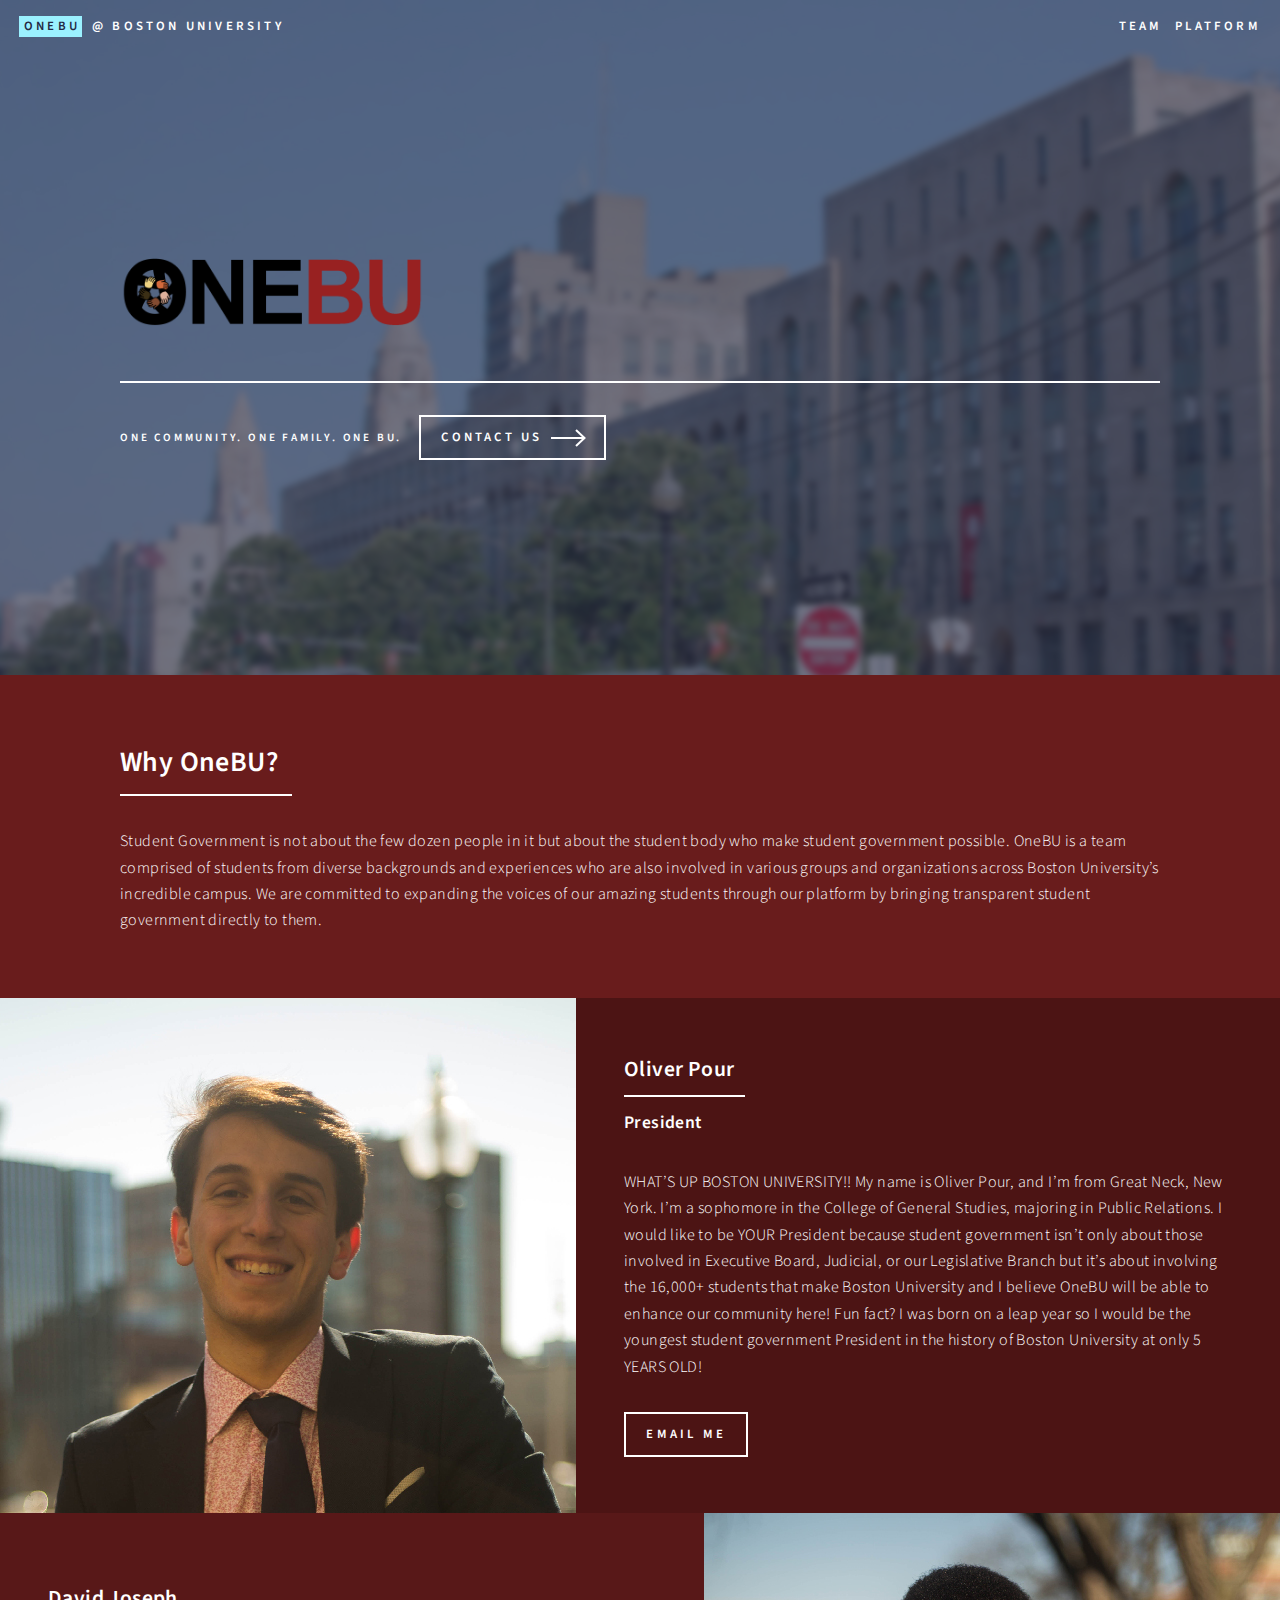
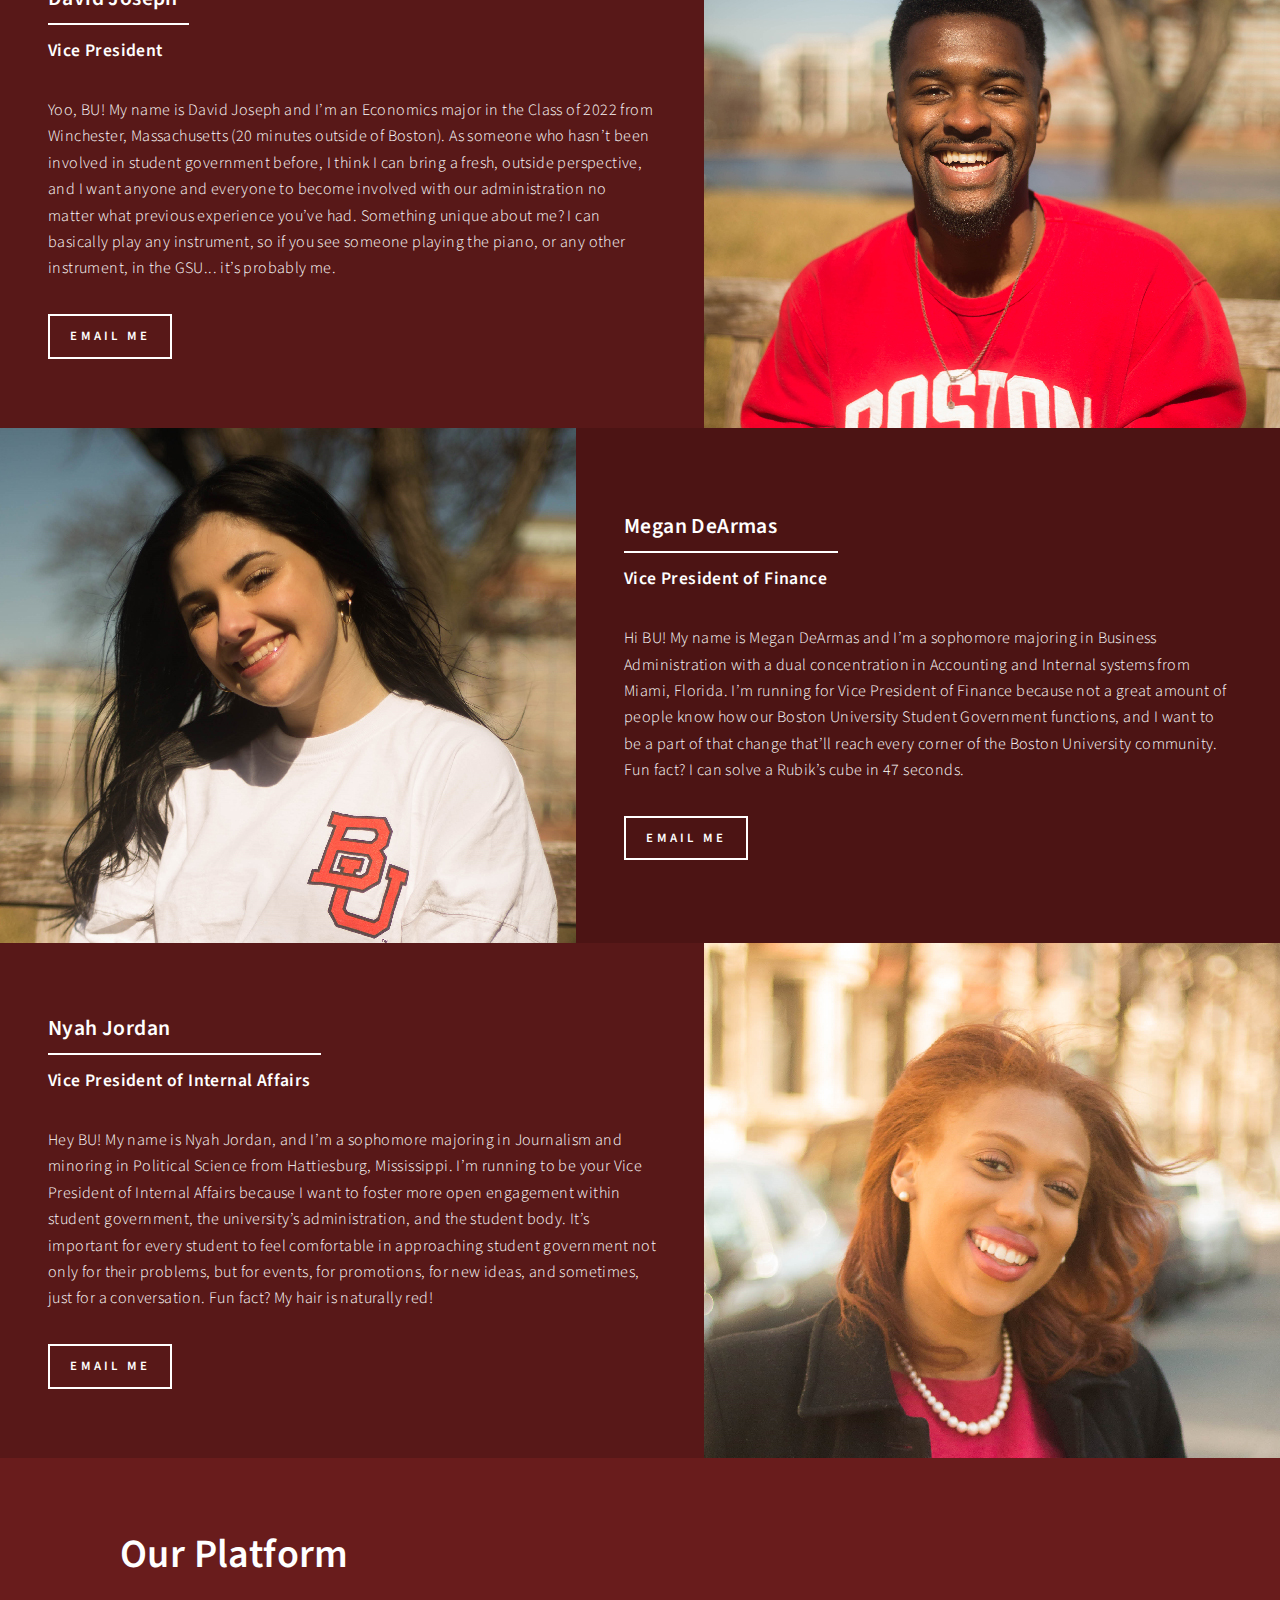
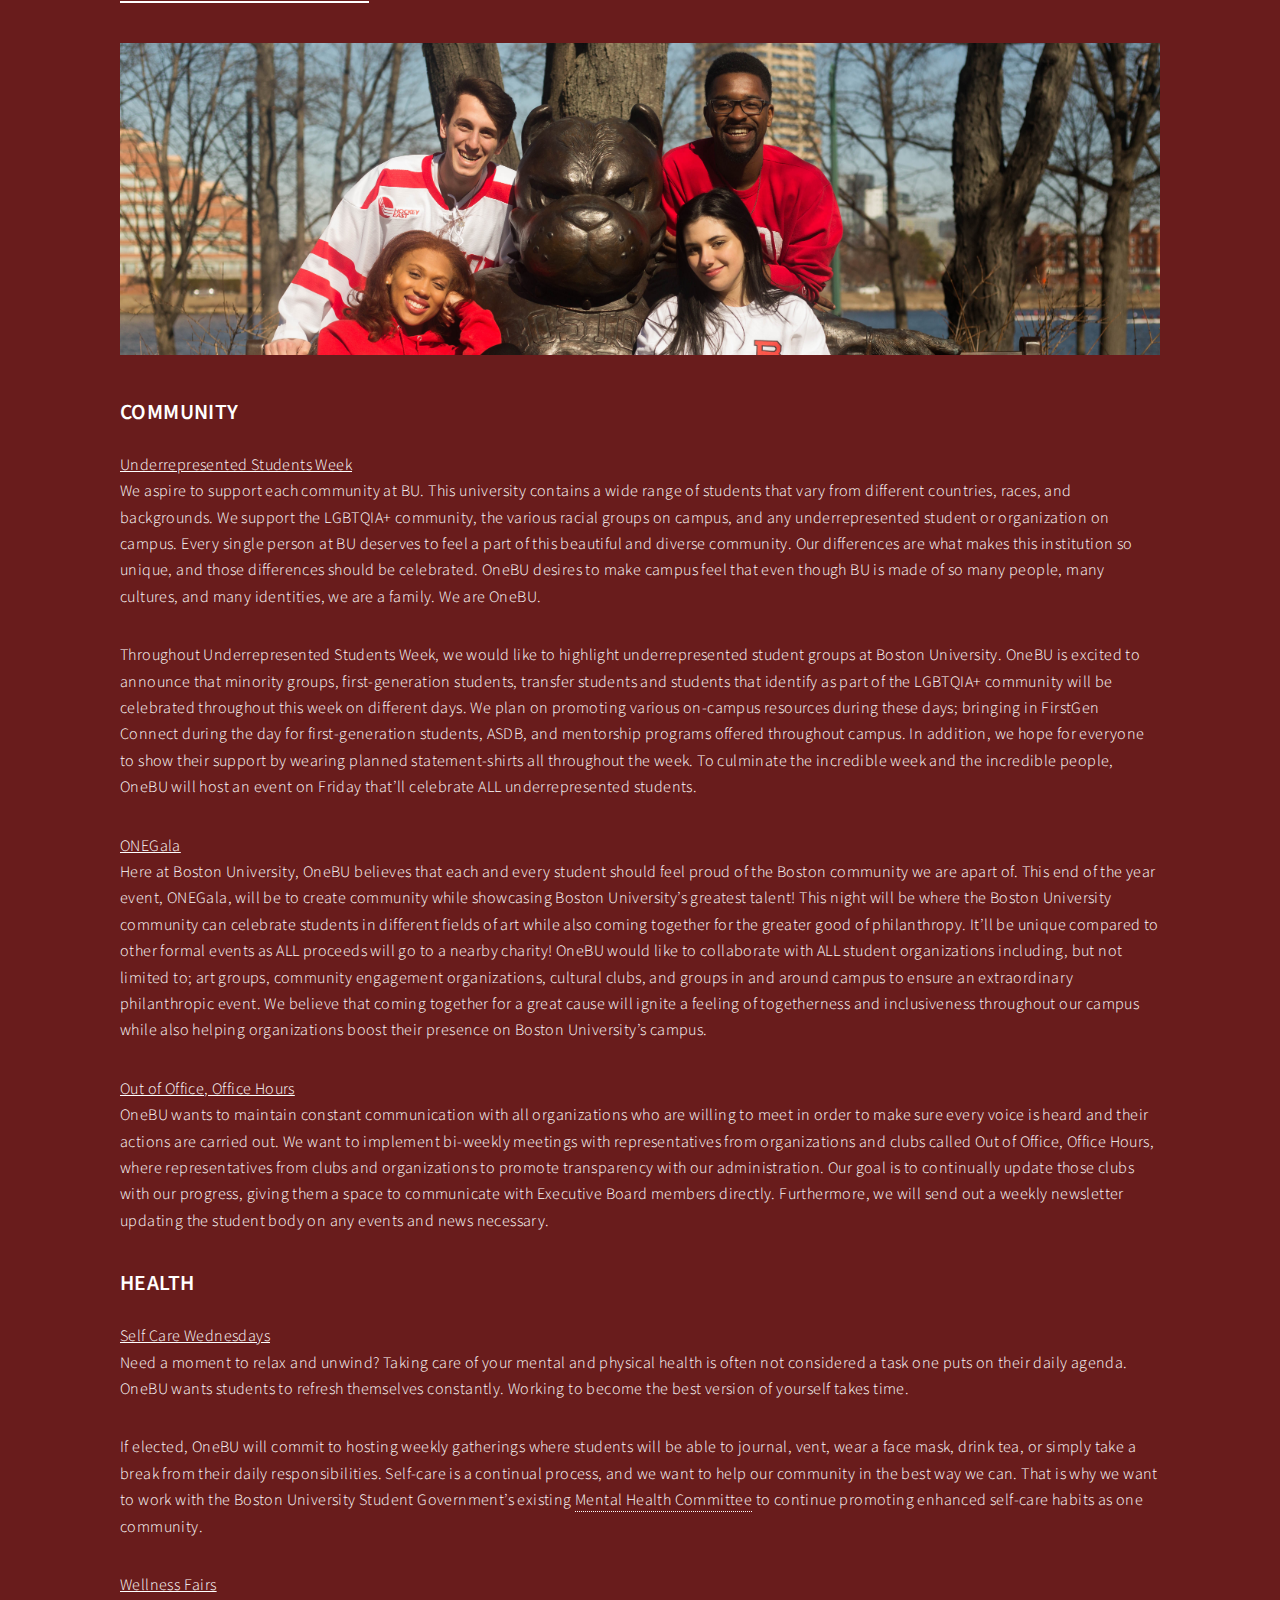
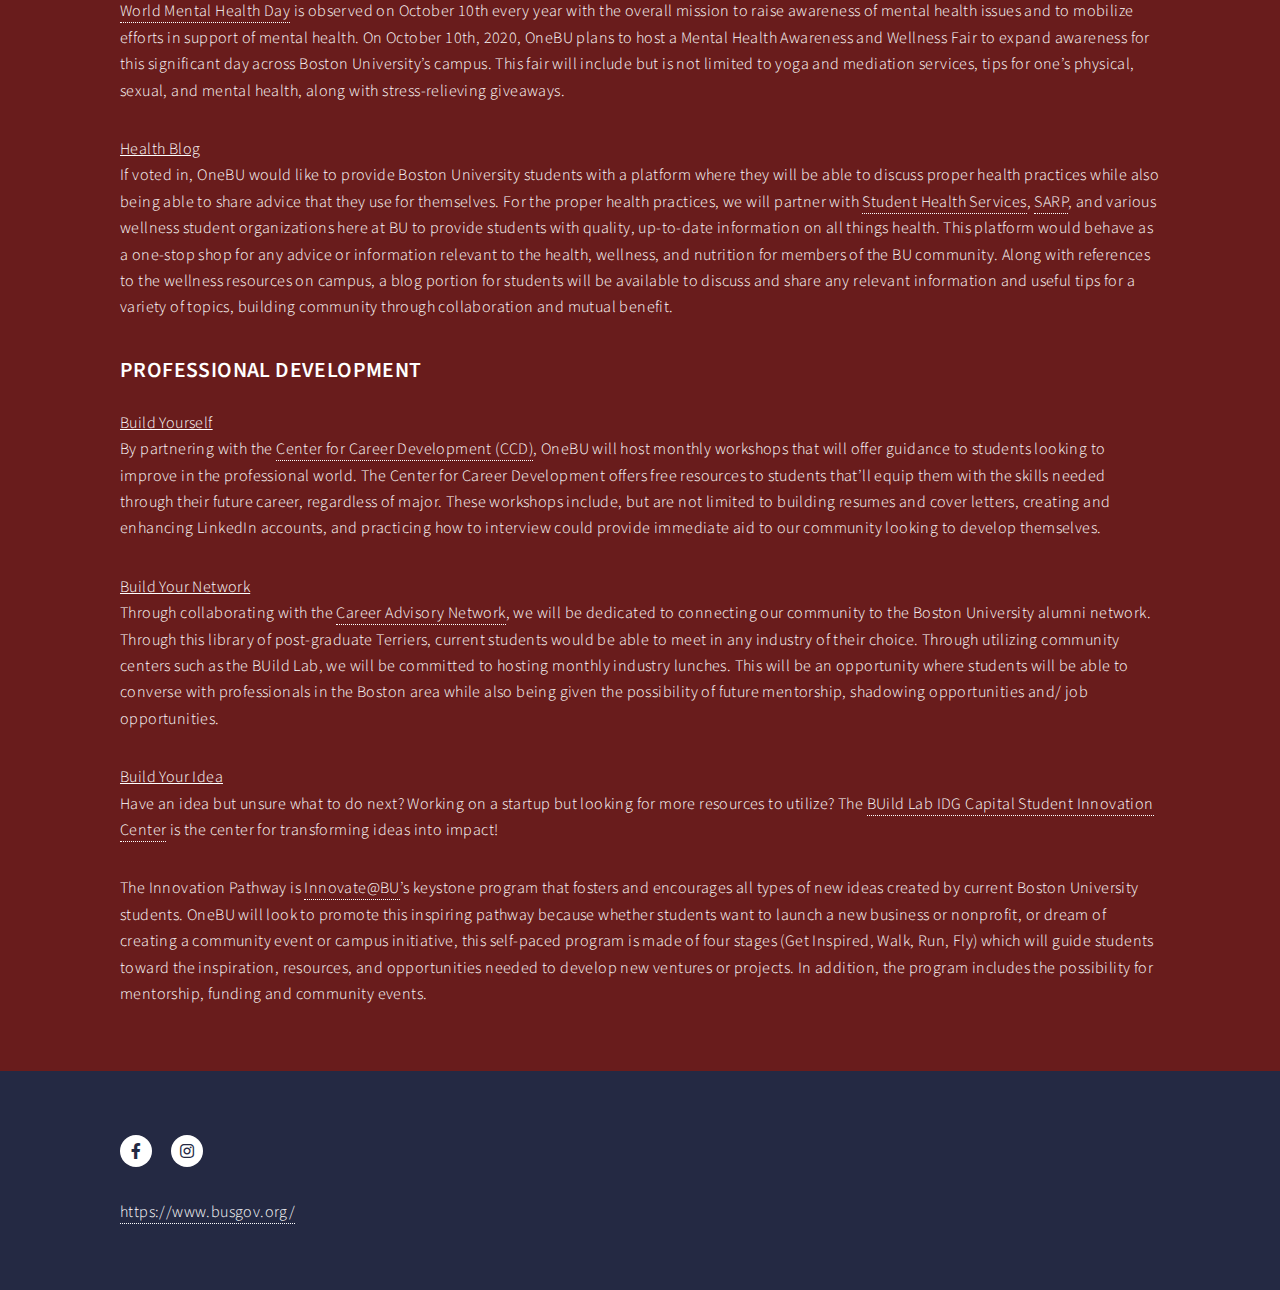
<file: 1ndex2.html>
<!DOCTYPE HTML>
<!--
	Forty by HTML5 UP
	html5up.net | @ajlkn
	Free for personal and commercial use under the CCA 3.0 license (html5up.net/license)
-->
<html>
	<head>
		<title>OneBU</title>
		<link rel="icon" type="image/png" href="images/logosm.png">
		<meta charset="utf-8" />
		<meta name="viewport" content="width=device-width, initial-scale=1, user-scalable=no" />
		<link rel="stylesheet" href="assets/css/main.css" />
		<noscript><link rel="stylesheet" href="assets/css/noscript.css" /></noscript>
	</head>
	<body class="is-preload">

		<!-- Wrapper -->
			<div id="wrapper">

				<!-- Header -->
					<header id="header" class="alt">
						<a href="index.html" class="logo"><strong>OneBU</strong> <span>@ Boston University</span></a>
						<nav>
							<a href="#Our Team">Team</a>
							<a href="#Our Platform">Platform</a>
							<!--<a href="#Endorsements">Endorsements</a>-->
						</nav>
					</header>

				<!-- Banner -->
					<section id="banner" class="major">
						<div class="inner">
							<header class="major">
								<h1><img src="images/logo.png" alt="" height="90" /></h1>
								<!--<h1>Hi, my name is Forty</h1>-->
							</header>
							<div class="content" id=”content-desktop”>
								</a><p>One Community. One Family. One BU.</p>
								<ul class="actions">
									<li><a href="opour1@bu.edu" class="button next scrolly">Contact us</a></li>
								</ul>
							</div>
						</div>
					</section>

				<!-- Main -->
					<div id="main">
					
					<!-- One -->
							<section id="Our Team">
								<div class="inner">
									<header class="major">
										<h2>Why OneBU?</h2>
									</header>
									<p>Student Government is not about the few dozen people in it but about the student body who make student government possible.
									OneBU is a team comprised of students from diverse backgrounds and experiences who are also involved in various groups and organizations
									across Boston University’s incredible campus. We are committed to expanding the voices of our amazing students through our platform by bringing transparent student government directly to them.</p>
								</div>
							</section>

						<!-- Two -->
							<section id="two" class="spotlights">
								<section>
									<a href="generic.html" class="image">
										<img src="images/pic01.jpg" alt="" data-position="center center" />
									</a>
									<div class="content">
										<div class="inner">
											<header class="major">
												<h3>Oliver Pour</h3>
												<h4>President</h4>
											</header>
											<p>WHAT’S UP BOSTON UNIVERSITY!! My name is Oliver Pour, and I’m from Great Neck, New York.
											I’m a sophomore in the College of General Studies, majoring in Public Relations.
											I would like to be YOUR President because student government isn’t only about those involved in Executive Board,
											Judicial, or our Legislative Branch but it’s about involving the 16,000+ students that make Boston University and I
											believe OneBU will be able to enhance our community here!
											Fun fact? I was born on a leap year so I would be the youngest student government President in the history of Boston University at only 5 YEARS OLD!
											</p>
									<ul class="actions">
												<li><a href="opour1@bu.edu" class="button">Email me</a></li>
											</ul>
										</div>
									</div>
								</section>
								<section>
									<a href="generic.html" class="image">
										<img src="images/pic02.jpg" alt="" data-position="top center" />
									</a>
									<div class="content">
										<div class="inner">
											<header class="major">
												<h3>David Joseph</h3>
												<h4>Vice President</h4>
											</header>
											<p>Yoo, BU! My name is David Joseph and I’m an Economics major in the Class of 2022 from Winchester, Massachusetts
											(20 minutes outside of Boston). As someone who hasn’t been involved in student government before,
											I think I can bring a fresh, outside perspective, and I want anyone and everyone to become involved with our administration no matter
											what previous experience you’ve had. Something unique about me? I can basically play any instrument, so if you see someone playing the piano,
											or any other instrument, in the GSU... it’s probably me. </p>
									<ul class="actions">
												<li><a href="dljoseph@bu.edu" class="button">Email me</a></li>
											</ul>
										</div>
									</div>
								</section>
								<section>
									<a href="generic.html" class="image">
										<img src="images/pic04.jpg" alt="" data-position="25% 25%" />
									</a>
									<div class="content">
										<div class="inner">
											<header class="major">
												<h3>Megan DeArmas</h3>
												<h4>Vice President of Finance</h4>
											</header>
											<p>Hi BU! My name is Megan DeArmas and I’m a sophomore majoring in Business Administration with a dual concentration
											in Accounting and Internal systems from Miami, Florida. I’m running for Vice President of Finance because not a great
											amount of people know how our Boston University Student Government functions, and I want to be a part of that change
											that’ll reach every corner of the Boston University community. Fun fact? I can solve a Rubik’s cube in 47 seconds.
											</p>
										<ul class="actions">
												<li><a href="mdearmas@bu.edu" class="button">Email me</a></li>
											</ul>
										</div>
									</div>
								</section>
								<section>
									<a href="generic.html" class="image">
										<img src="images/pic03.jpg" alt="" data-position="25% 25%" />
									</a>
									<div class="content">
										<div class="inner">
											<header class="major">
												<h3>Nyah Jordan</h3>
												<h4>Vice President of Internal Affairs</h4>
											</header>
											<p>Hey BU! My name is Nyah Jordan, and I’m a sophomore majoring in Journalism and minoring in Political
											Science from Hattiesburg, Mississippi. I’m running to be your Vice President of Internal Affairs because I
											want to foster more open engagement within student government, the university’s administration, and the student body.
											It’s important for every student to feel comfortable in approaching student government not only for their problems, but for events,
											for promotions,	for new ideas, and sometimes, just for a conversation. Fun fact? My hair is naturally red!</p>
										</p>
									<ul class="actions">
												<li><a href="ngjordan@bu.edu" class="button">Email me</a></li>
											</ul>
										</div>
									</div>
								</section>
							</section>
					
					
					<!-- One -->
							<section id="Our Platform">
								<div class="inner">
									<header class="major">
										<h1>Our Platform</h1>
									</header>
									<span class="image main"><img src="images/pic11.jpg" alt="" /></span>
									<p>
									<h3>COMMUNITY</h3>

										<u>Underrepresented Students Week </u>
										<p>We aspire to support each community at BU. This university contains a wide range of students that vary from different countries, races, and backgrounds. We support the LGBTQIA+ community, the various racial groups on campus, and any underrepresented student or organization on campus. Every single person at BU deserves to feel a part of this beautiful and diverse community. Our differences are what makes this institution so unique, and those differences should be celebrated. OneBU desires to make campus feel that even though BU is made of so many people, many cultures, and many identities, we are a family. We are OneBU. 
										</p>
										<p>Throughout Underrepresented Students Week, we would like to highlight	underrepresented student groups at Boston University. OneBU is excited to announce that minority groups, first-generation students, transfer students and students that identify as part of the LGBTQIA+ community will be celebrated throughout this week on different days. We plan on promoting various on-campus resources during these days; bringing in FirstGen Connect during the day for first-generation students, ASDB, and mentorship programs offered throughout campus. In addition, we hope for everyone to show their support by wearing planned statement-shirts all throughout the week. To culminate the incredible week and the incredible people, OneBU will host an event on Friday that’ll celebrate ALL underrepresented students.  
										</p>
										<u>ONEGala</u> 
										<p>Here at Boston University, OneBU believes that each and every student should feel proud of the Boston community we are apart of. This end of the year event, ONEGala, will be to create community while showcasing Boston University’s greatest talent! This night will be where the Boston University community can celebrate students in different fields of art while also coming together for the greater good of philanthropy. It’ll be unique compared to other formal events as ALL proceeds will go to a nearby charity! OneBU would like to collaborate with ALL student organizations including, but not limited to; art groups, community engagement organizations, cultural clubs, and groups in and around campus to ensure an extraordinary philanthropic event. We believe that coming together for a great cause will ignite a feeling of togetherness and inclusiveness throughout our campus while also helping organizations boost their presence on Boston University’s campus.
										</p>
										<u>Out of Office, Office Hours</u>
										<p>OneBU wants to maintain constant communication with all organizations who are willing to meet in order to make sure every voice is heard and their actions are carried out. We want to implement bi-weekly meetings with representatives from organizations and clubs called Out of Office, Office Hours, where representatives from clubs and organizations to promote transparency with our administration. Our goal is to continually update those clubs with our progress, giving them a space to communicate with Executive Board members directly. Furthermore, we will send out a weekly newsletter updating the student body on any events and news necessary.  
										</p>



									<h3>HEALTH</h3>

										<u>Self Care Wednesdays</u>
										<p>Need a moment to relax and unwind? Taking care of your mental and physical health is often not considered a task one puts on their daily agenda. OneBU wants students to refresh themselves constantly. Working to become the best version of yourself takes time. 
										</p>
										<p>If elected, OneBU will commit to hosting weekly gatherings where students will be able to journal, vent, wear a face mask, drink tea, or simply take a break from their daily responsibilities. Self-care is a continual process, and we want to help our community in the best way we can. That is why we want to work with the Boston University Student Government’s existing <a href="https://www.busgov.org/senate-committees#block-97494645c9d32c884a4e">Mental Health Committee</a> to continue promoting enhanced self-care habits as one community.
										</p>
										<u>Wellness Fairs</u>
										<p> <a href="https://www.who.int/mental_health/world-mental-health-day/">World Mental Health Day</a> is observed on October 10th every year with the overall mission to raise awareness of mental health issues and to mobilize efforts in support of mental health. On October 10th, 2020, OneBU plans to host a Mental Health Awareness and Wellness Fair to expand awareness for this significant day across Boston University’s campus. This fair will include but is not limited to yoga and mediation services, tips for one’s physical, sexual, and mental health, along with stress-relieving giveaways. 
										</p>
										<u>Health Blog</u>
										<p>If voted in, OneBU would like to provide Boston University students with a platform where they will be able to discuss proper health practices while also being able to share advice that they use for themselves. For the proper health practices, we will partner with <a href="http://www.bu.edu/shs/">Student Health Services</a>, <a href ="http://www.bu.edu/shs/sarp/">SARP</a>, and various wellness student organizations here at BU to provide students with quality, up-to-date information on all things health. This platform would behave as a one-stop shop for any advice or information relevant to the health, wellness, and nutrition for members of the BU community. Along with references to the wellness resources on campus, a blog portion for students will be available to discuss and share any relevant information and useful tips for a variety of topics, building community through collaboration and mutual benefit.
										</p>


									<h3>PROFESSIONAL DEVELOPMENT</h3>

										<u>Build Yourself</u>
										<p>By partnering with the <a href="http://www.bu.edu/careers/">Center for Career Development (CCD)</a>, OneBU will host monthly workshops that will offer guidance to students looking to improve in the professional world. The Center for Career Development offers free resources to students that’ll equip them with the skills needed through their future career, regardless of major. These workshops include, but are not limited to building resumes and cover letters, creating and enhancing LinkedIn accounts, and practicing how to interview could provide immediate aid to our community looking to develop themselves.
										</p>
										<u>Build Your Network</u>
										<p>Through collaborating with the <a href="https://www.bu.edu/alumni/career/career-advisory-network/">Career Advisory Network</a>, we will be dedicated to connecting our community to the Boston University alumni network. Through this library of post-graduate Terriers, current students would be able to meet in any industry of their choice. Through utilizing community centers such as the BUild Lab, we will be committed to hosting monthly industry lunches. This will be an opportunity where students will be able to converse with professionals in the Boston area while also being given the possibility of future mentorship, shadowing opportunities and/ job opportunities.
										</p>
										<u>Build Your Idea</u>
												
										<p>Have an idea but unsure what to do next? Working on a startup but looking for more resources to utilize? The <a href="http://www.bu.edu/innovate/build-your-idea/build-lab/">BUild Lab IDG Capital Student Innovation Center</a> is the center for transforming ideas into impact! 
										</p>
										<p>The Innovation Pathway is <a href="http://www.bu.edu/innovate/">Innovate@BU</a>’s keystone program that fosters and encourages all types of new ideas created by current Boston University students. OneBU will look to promote this inspiring pathway because whether students want to launch a new business or nonprofit, or dream of creating a community event or campus initiative, this self-paced program is made of four stages (Get Inspired, Walk, Run, Fly) which will guide students toward the inspiration, resources, and opportunities needed to develop new ventures or projects. In addition, the program includes the possibility for mentorship, funding and community events. 
										</p>
																			
									</p>
								</div>
							</section>

					<!-- Image 
							<section id="Endorsements">
								<div class="inner">
									<header class="major">
										<h2>Endorsements</h2>
									</header>
									<div class="box alt">
									<div class="row gtr-50 gtr-uniform">
										<div class="col-4"><span class="image fit"><img src="images/pic08.jpg" alt="" /></span></div>
										<div class="col-4"><span class="image fit"><img src="images/pic09.jpg" alt="" /></span></div>
										<div class="col-4"><span class="image fit"><img src="images/pic10.jpg" alt="" /></span></div>
										
										<div class="col-4"><span class="image fit"><img src="images/pic10.jpg" alt="" /></span></div>
										<div class="col-4"><span class="image fit"><img src="images/pic08.jpg" alt="" /></span></div>
										<div class="col-4"><span class="image fit"><img src="images/pic09.jpg" alt="" /></span></div>
									</div>
									</div>
								</div>
							
								
							</section>					
							-->

					</div>

				<!-- Footer -->
					<footer id="footer">
						<div class="inner">
							<ul class="icons">
								<li><a href="https://www.facebook.com/onebu2020/" class="icon brands alt fa-facebook-f"><span class="label">Facebook</span></a></li>
								<li><a href="https://www.instagram.com/onebu2020/" class="icon brands alt fa-instagram"><span class="label">Instagram</span></a></li>
							</ul>
						<p><a href="https://www.busgov.org/">https://www.busgov.org/</a></p>
						</div>
					</footer>

			</div>

		<!-- Scripts -->
			<script src="assets/js/jquery.min.js"></script>
			<script src="assets/js/jquery.scrolly.min.js"></script>
			<script src="assets/js/jquery.scrollex.min.js"></script>
			<script src="assets/js/browser.min.js"></script>
			<script src="assets/js/breakpoints.min.js"></script>
			<script src="assets/js/util.js"></script>
			<script src="assets/js/main.js"></script>

	</body>
</html>
</file>
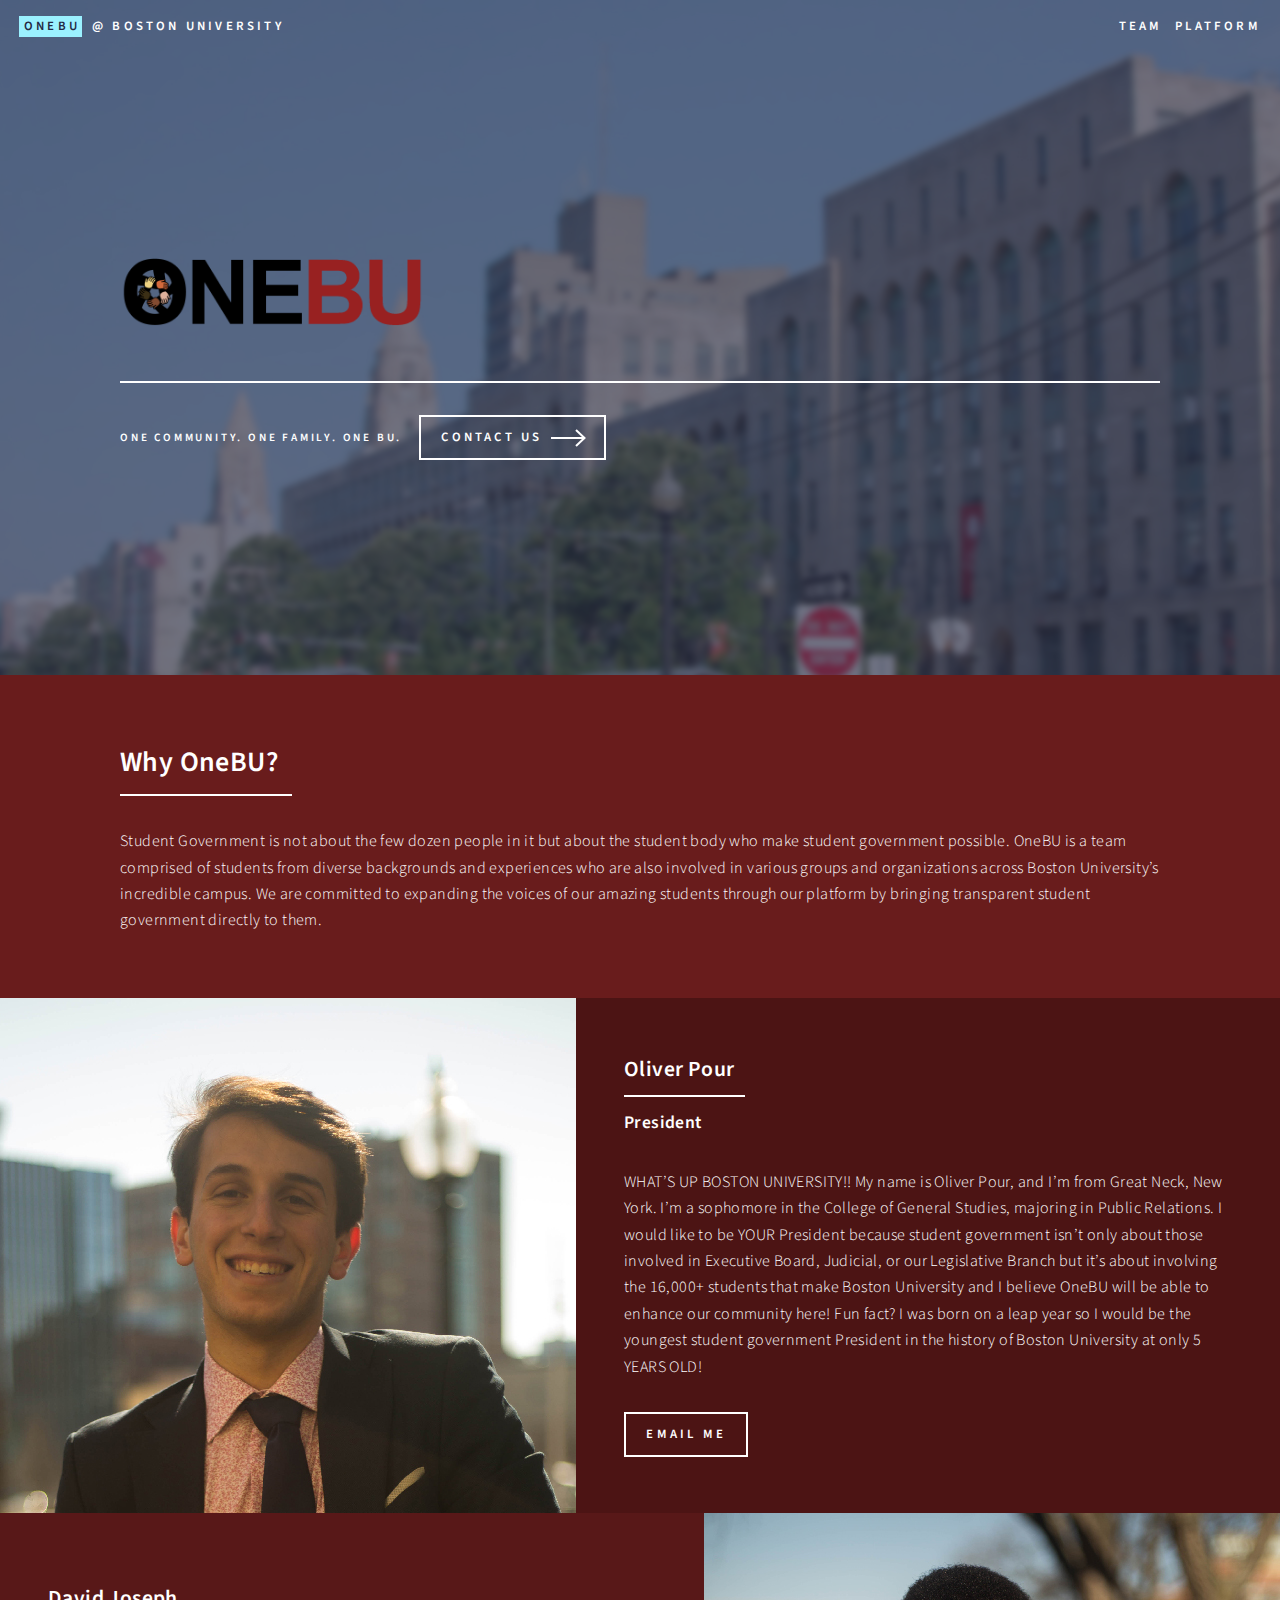
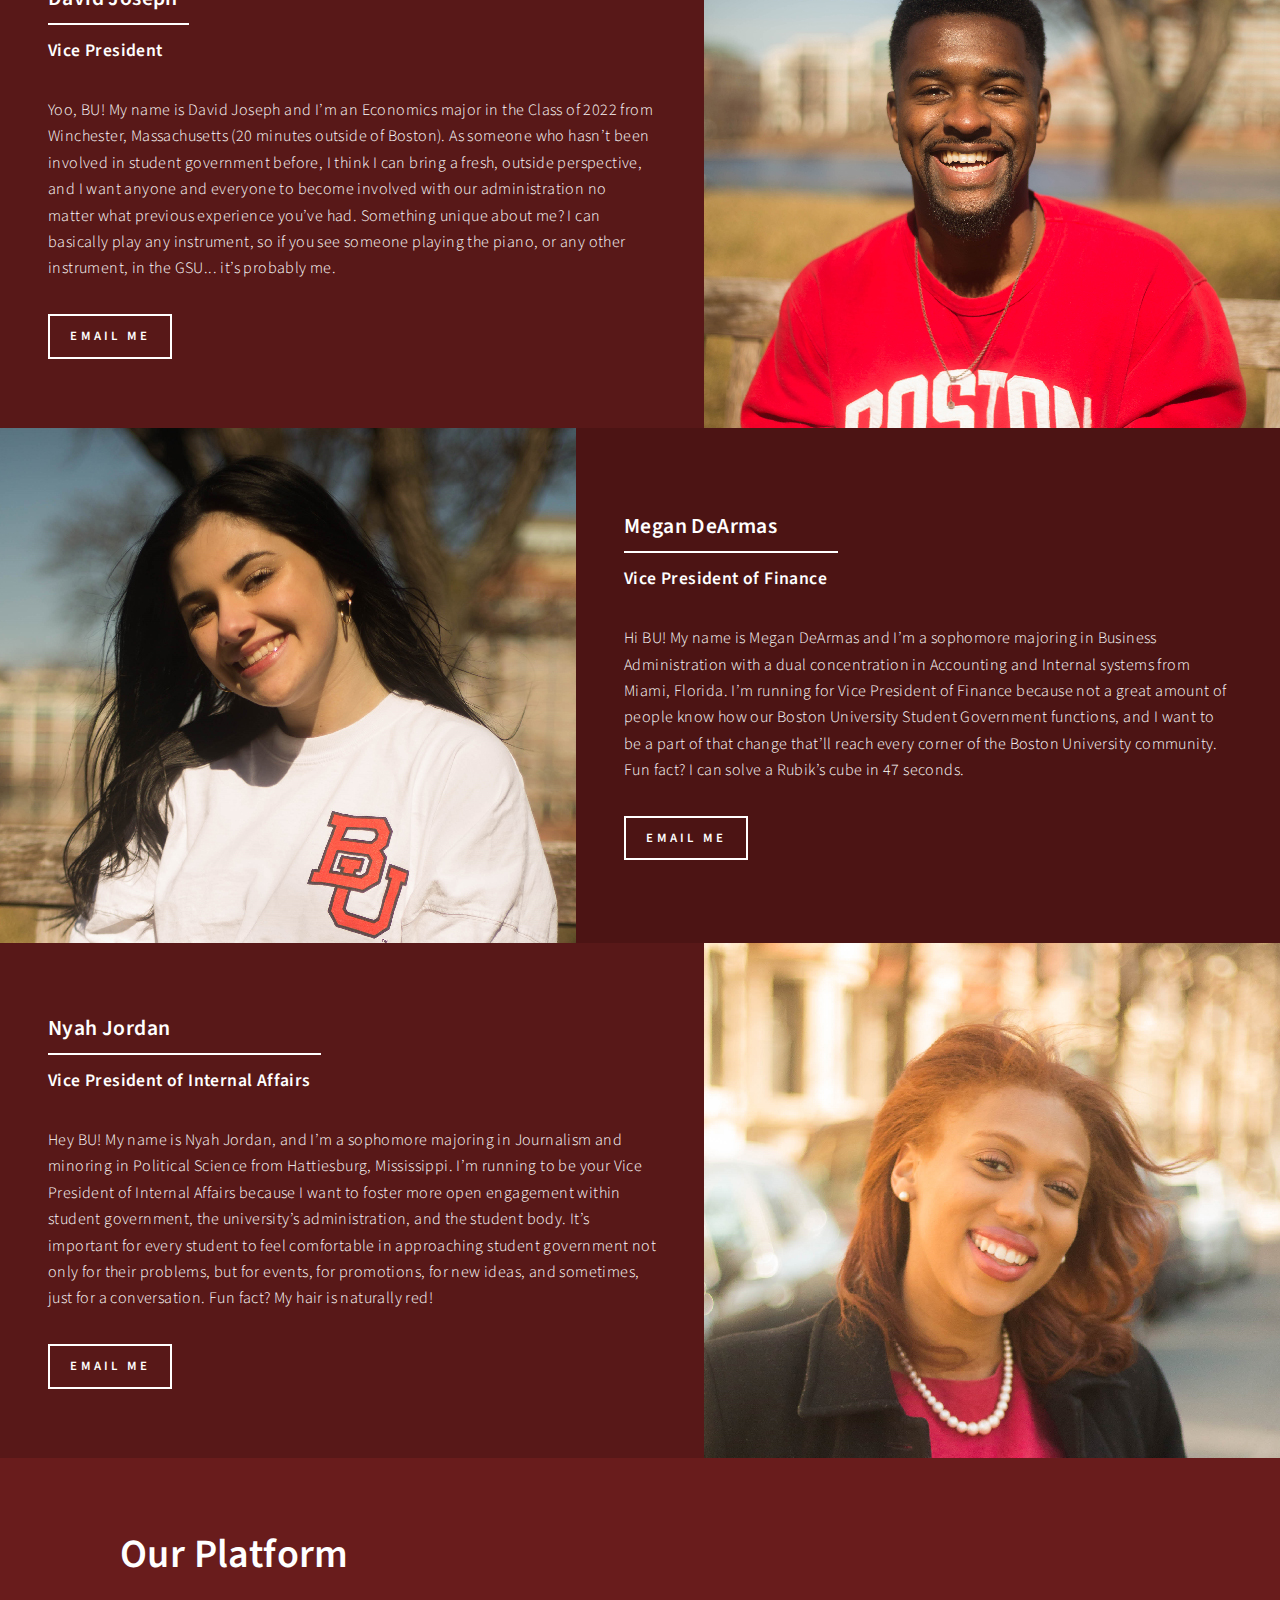
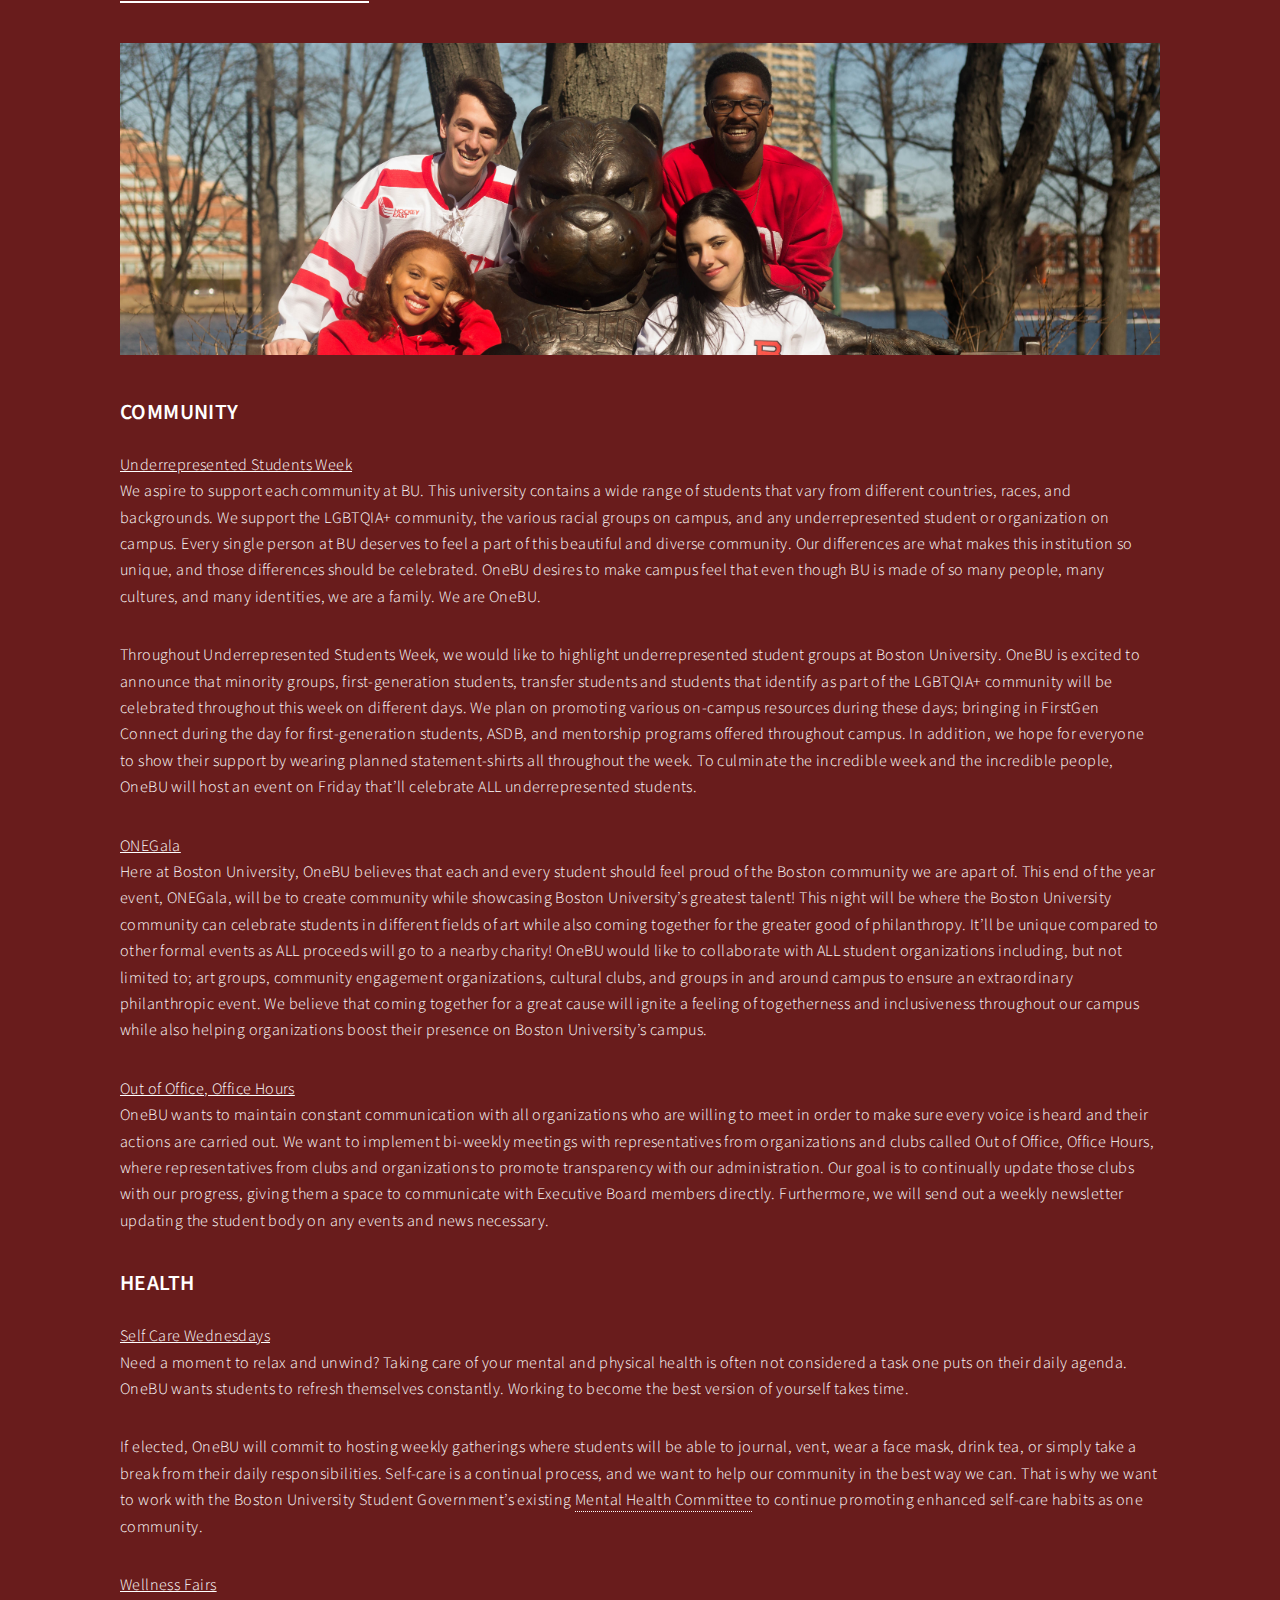
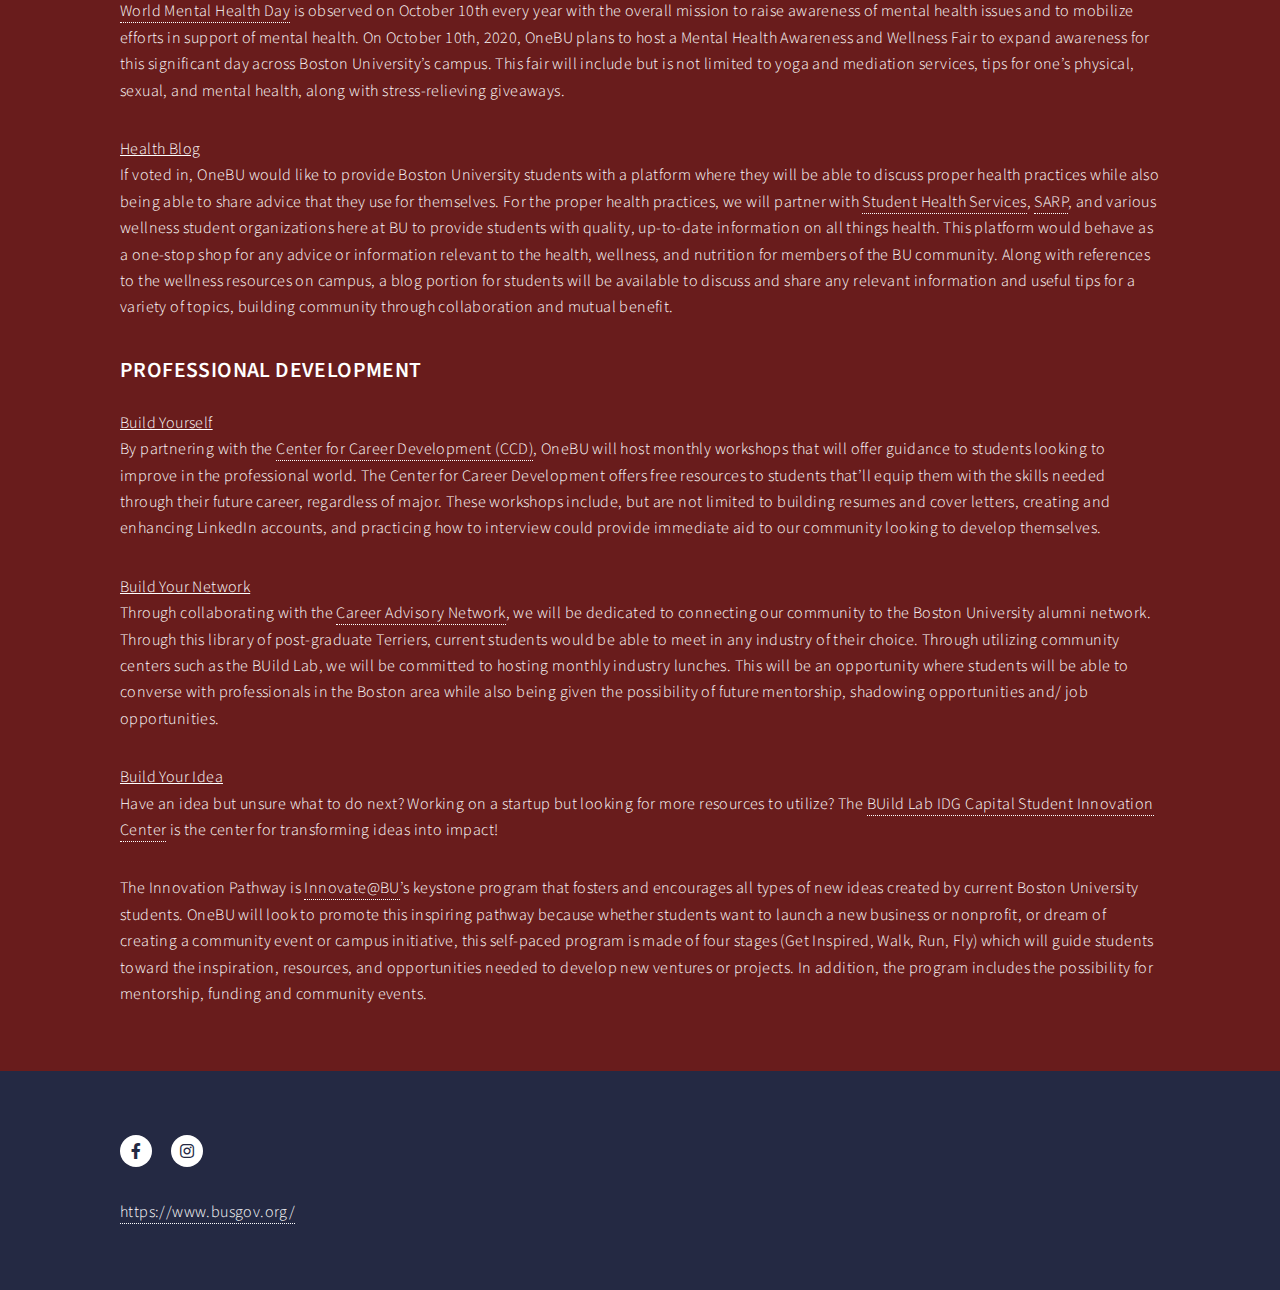
<file: index1.html>
<!DOCTYPE HTML>
<!--
	Forty by HTML5 UP
	html5up.net | @ajlkn
	Free for personal and commercial use under the CCA 3.0 license (html5up.net/license)
-->
<html>
	<head>
		<title>OneBU</title>
		<link rel="icon" type="image/png" href="images/logosm.png">
		<meta charset="utf-8" />
		<meta name="viewport" content="width=device-width, initial-scale=1, user-scalable=no" />
		<link rel="stylesheet" href="assets/css/main.css" />
		<noscript><link rel="stylesheet" href="assets/css/noscript.css" /></noscript>
	</head>
	<body class="is-preload">

		<!-- Wrapper -->
			<div id="wrapper">

				<!-- Header -->
					<header id="header" class="alt">
						<a href="index.html" class="logo"><strong>OneBU</strong> <span>@ Boston University</span></a>
						<nav>
							<a href="#Our Team">Team</a>
							<a href="#Our Platform">Platform</a>
							<!--<a href="#Endorsements">Endorsements</a>-->
						</nav>
					</header>

				<!-- Banner -->
					<section id="banner" class="major">
						<div class="inner">
							<header class="major">
								<h1><img src="images/logo.png" alt="" height="90" /></h1>
								<!--<h1>Hi, my name is Forty</h1>-->
							</header>
							<div class="content" id=”content-desktop”>
								</a><p>One Community. One Family. One BU.</p>
								<ul class="actions">
									<li><a href="mailto:opour1@bu.edu" class="button next scrolly">Contact us</a></li>
								</ul>
							</div>
						</div>
					</section>

				<!-- Main -->
					<div id="main">
					
					<!-- One -->
							<section id="Our Team">
								<div class="inner">
									<header class="major">
										<h2>Why OneBU?</h2>
									</header>
									<p>Student Government is not about the few dozen people in it but about the student body who make student government possible.
									OneBU is a team comprised of students from diverse backgrounds and experiences who are also involved in various groups and organizations
									across Boston University’s incredible campus. We are committed to expanding the voices of our amazing students through our platform by bringing transparent student government directly to them.</p>
								</div>
							</section>

						<!-- Two -->
							<section id="two" class="spotlights">
								<section>
									<a href="generic.html" class="image">
										<img src="images/pic01.jpg" alt="" data-position="center center" />
									</a>
									<div class="content">
										<div class="inner">
											<header class="major">
												<h3>Oliver Pour</h3>
												<h4>President</h4>
											</header>
											<p>WHAT’S UP BOSTON UNIVERSITY!! My name is Oliver Pour, and I’m from Great Neck, New York.
											I’m a sophomore in the College of General Studies, majoring in Public Relations.
											I would like to be YOUR President because student government isn’t only about those involved in Executive Board,
											Judicial, or our Legislative Branch but it’s about involving the 16,000+ students that make Boston University and I
											believe OneBU will be able to enhance our community here!
											Fun fact? I was born on a leap year so I would be the youngest student government President in the history of Boston University at only 5 YEARS OLD!
											</p>
									<ul class="actions">
												<li><a href="mailto:opour1@bu.edu" class="button">Email me</a></li>
											</ul>
										</div>
									</div>
								</section>
								<section>
									<a href="generic.html" class="image">
										<img src="images/pic02.jpg" alt="" data-position="top center" />
									</a>
									<div class="content">
										<div class="inner">
											<header class="major">
												<h3>David Joseph</h3>
												<h4>Vice President</h4>
											</header>
											<p>Yoo, BU! My name is David Joseph and I’m an Economics major in the Class of 2022 from Winchester, Massachusetts
											(20 minutes outside of Boston). As someone who hasn’t been involved in student government before,
											I think I can bring a fresh, outside perspective, and I want anyone and everyone to become involved with our administration no matter
											what previous experience you’ve had. Something unique about me? I can basically play any instrument, so if you see someone playing the piano,
											or any other instrument, in the GSU... it’s probably me. </p>
									<ul class="actions">
												<li><a href="mailto:dljoseph@bu.edu" class="button">Email me</a></li>
											</ul>
										</div>
									</div>
								</section>
								<section>
									<a href="generic.html" class="image">
										<img src="images/pic04.jpg" alt="" data-position="25% 25%" />
									</a>
									<div class="content">
										<div class="inner">
											<header class="major">
												<h3>Megan DeArmas</h3>
												<h4>Vice President of Finance</h4>
											</header>
											<p>Hi BU! My name is Megan DeArmas and I’m a sophomore majoring in Business Administration with a dual concentration
											in Accounting and Internal systems from Miami, Florida. I’m running for Vice President of Finance because not a great
											amount of people know how our Boston University Student Government functions, and I want to be a part of that change
											that’ll reach every corner of the Boston University community. Fun fact? I can solve a Rubik’s cube in 47 seconds.
											</p>
										<ul class="actions">
												<li><a href="mailto:mdearmas@bu.edu" class="button">Email me</a></li>
											</ul>
										</div>
									</div>
								</section>
								<section>
									<a href="generic.html" class="image">
										<img src="images/pic03.jpg" alt="" data-position="25% 25%" />
									</a>
									<div class="content">
										<div class="inner">
											<header class="major">
												<h3>Nyah Jordan</h3>
												<h4>Vice President of Internal Affairs</h4>
											</header>
											<p>Hey BU! My name is Nyah Jordan, and I’m a sophomore majoring in Journalism and minoring in Political
											Science from Hattiesburg, Mississippi. I’m running to be your Vice President of Internal Affairs because I
											want to foster more open engagement within student government, the university’s administration, and the student body.
											It’s important for every student to feel comfortable in approaching student government not only for their problems, but for events,
											for promotions,	for new ideas, and sometimes, just for a conversation. Fun fact? My hair is naturally red!</p>
										</p>
									<ul class="actions">
												<li><a href="mailto:ngjordan@bu.edu" class="button">Email me</a></li>
											</ul>
										</div>
									</div>
								</section>
							</section>
					
					
					<!-- One -->
							<section id="Our Platform">
								<div class="inner">
									<header class="major">
										<h1>Our Platform</h1>
									</header>
									<span class="image main"><img src="images/pic11.jpg" alt="" /></span>
									<p>
									<h3>COMMUNITY</h3>

										<u>Underrepresented Students Week </u>
										<p>We aspire to support each community at BU. This university contains a wide range of students that vary from different countries, races, and backgrounds. We support the LGBTQIA+ community, the various racial groups on campus, and any underrepresented student or organization on campus. Every single person at BU deserves to feel a part of this beautiful and diverse community. Our differences are what makes this institution so unique, and those differences should be celebrated. OneBU desires to make campus feel that even though BU is made of so many people, many cultures, and many identities, we are a family. We are OneBU. 
										</p>
										<p>Throughout Underrepresented Students Week, we would like to highlight	underrepresented student groups at Boston University. OneBU is excited to announce that minority groups, first-generation students, transfer students and students that identify as part of the LGBTQIA+ community will be celebrated throughout this week on different days. We plan on promoting various on-campus resources during these days; bringing in FirstGen Connect during the day for first-generation students, ASDB, and mentorship programs offered throughout campus. In addition, we hope for everyone to show their support by wearing planned statement-shirts all throughout the week. To culminate the incredible week and the incredible people, OneBU will host an event on Friday that’ll celebrate ALL underrepresented students.  
										</p>
										<u>ONEGala</u> 
										<p>Here at Boston University, OneBU believes that each and every student should feel proud of the Boston community we are apart of. This end of the year event, ONEGala, will be to create community while showcasing Boston University’s greatest talent! This night will be where the Boston University community can celebrate students in different fields of art while also coming together for the greater good of philanthropy. It’ll be unique compared to other formal events as ALL proceeds will go to a nearby charity! OneBU would like to collaborate with ALL student organizations including, but not limited to; art groups, community engagement organizations, cultural clubs, and groups in and around campus to ensure an extraordinary philanthropic event. We believe that coming together for a great cause will ignite a feeling of togetherness and inclusiveness throughout our campus while also helping organizations boost their presence on Boston University’s campus.
										</p>
										<u>Out of Office, Office Hours</u>
										<p>OneBU wants to maintain constant communication with all organizations who are willing to meet in order to make sure every voice is heard and their actions are carried out. We want to implement bi-weekly meetings with representatives from organizations and clubs called Out of Office, Office Hours, where representatives from clubs and organizations to promote transparency with our administration. Our goal is to continually update those clubs with our progress, giving them a space to communicate with Executive Board members directly. Furthermore, we will send out a weekly newsletter updating the student body on any events and news necessary.  
										</p>



									<h3>HEALTH</h3>

										<u>Self Care Wednesdays</u>
										<p>Need a moment to relax and unwind? Taking care of your mental and physical health is often not considered a task one puts on their daily agenda. OneBU wants students to refresh themselves constantly. Working to become the best version of yourself takes time. 
										</p>
										<p>If elected, OneBU will commit to hosting weekly gatherings where students will be able to journal, vent, wear a face mask, drink tea, or simply take a break from their daily responsibilities. Self-care is a continual process, and we want to help our community in the best way we can. That is why we want to work with the Boston University Student Government’s existing <a href="https://www.busgov.org/senate-committees#block-97494645c9d32c884a4e">Mental Health Committee</a> to continue promoting enhanced self-care habits as one community.
										</p>
										<u>Wellness Fairs</u>
										<p> <a href="https://www.who.int/mental_health/world-mental-health-day/">World Mental Health Day</a> is observed on October 10th every year with the overall mission to raise awareness of mental health issues and to mobilize efforts in support of mental health. On October 10th, 2020, OneBU plans to host a Mental Health Awareness and Wellness Fair to expand awareness for this significant day across Boston University’s campus. This fair will include but is not limited to yoga and mediation services, tips for one’s physical, sexual, and mental health, along with stress-relieving giveaways. 
										</p>
										<u>Health Blog</u>
										<p>If voted in, OneBU would like to provide Boston University students with a platform where they will be able to discuss proper health practices while also being able to share advice that they use for themselves. For the proper health practices, we will partner with <a href="http://www.bu.edu/shs/">Student Health Services</a>, <a href ="http://www.bu.edu/shs/sarp/">SARP</a>, and various wellness student organizations here at BU to provide students with quality, up-to-date information on all things health. This platform would behave as a one-stop shop for any advice or information relevant to the health, wellness, and nutrition for members of the BU community. Along with references to the wellness resources on campus, a blog portion for students will be available to discuss and share any relevant information and useful tips for a variety of topics, building community through collaboration and mutual benefit.
										</p>


									<h3>PROFESSIONAL DEVELOPMENT</h3>

										<u>Build Yourself</u>
										<p>By partnering with the <a href="http://www.bu.edu/careers/">Center for Career Development (CCD)</a>, OneBU will host monthly workshops that will offer guidance to students looking to improve in the professional world. The Center for Career Development offers free resources to students that’ll equip them with the skills needed through their future career, regardless of major. These workshops include, but are not limited to building resumes and cover letters, creating and enhancing LinkedIn accounts, and practicing how to interview could provide immediate aid to our community looking to develop themselves.
										</p>
										<u>Build Your Network</u>
										<p>Through collaborating with the <a href="https://www.bu.edu/alumni/career/career-advisory-network/">Career Advisory Network</a>, we will be dedicated to connecting our community to the Boston University alumni network. Through this library of post-graduate Terriers, current students would be able to meet in any industry of their choice. Through utilizing community centers such as the BUild Lab, we will be committed to hosting monthly industry lunches. This will be an opportunity where students will be able to converse with professionals in the Boston area while also being given the possibility of future mentorship, shadowing opportunities and/ job opportunities.
										</p>
										<u>Build Your Idea</u>
												
										<p>Have an idea but unsure what to do next? Working on a startup but looking for more resources to utilize? The <a href="http://www.bu.edu/innovate/build-your-idea/build-lab/">BUild Lab IDG Capital Student Innovation Center</a> is the center for transforming ideas into impact! 
										</p>
										<p>The Innovation Pathway is <a href="http://www.bu.edu/innovate/">Innovate@BU</a>’s keystone program that fosters and encourages all types of new ideas created by current Boston University students. OneBU will look to promote this inspiring pathway because whether students want to launch a new business or nonprofit, or dream of creating a community event or campus initiative, this self-paced program is made of four stages (Get Inspired, Walk, Run, Fly) which will guide students toward the inspiration, resources, and opportunities needed to develop new ventures or projects. In addition, the program includes the possibility for mentorship, funding and community events. 
										</p>
																			
									</p>
								</div>
							</section>

					<!-- Image 
							<section id="Endorsements">
								<div class="inner">
									<header class="major">
										<h2>Endorsements</h2>
									</header>
									<div class="box alt">
									<div class="row gtr-50 gtr-uniform">
										<div class="col-4"><span class="image fit"><img src="images/pic08.jpg" alt="" /></span></div>
										<div class="col-4"><span class="image fit"><img src="images/pic09.jpg" alt="" /></span></div>
										<div class="col-4"><span class="image fit"><img src="images/pic10.jpg" alt="" /></span></div>
										
										<div class="col-4"><span class="image fit"><img src="images/pic10.jpg" alt="" /></span></div>
										<div class="col-4"><span class="image fit"><img src="images/pic08.jpg" alt="" /></span></div>
										<div class="col-4"><span class="image fit"><img src="images/pic09.jpg" alt="" /></span></div>
									</div>
									</div>
								</div>
							
								
							</section>					
							-->

					</div>

				<!-- Footer -->
					<footer id="footer">
						<div class="inner">
							<ul class="icons">
								<li><a href="https://www.facebook.com/onebu2020/" class="icon brands alt fa-facebook-f"><span class="label">Facebook</span></a></li>
								<li><a href="https://www.instagram.com/onebu2020/" class="icon brands alt fa-instagram"><span class="label">Instagram</span></a></li>
							</ul>
						<p><a href="https://www.busgov.org/">https://www.busgov.org/</a></p>
						</div>
					</footer>

			</div>

		<!-- Scripts -->
			<script src="assets/js/jquery.min.js"></script>
			<script src="assets/js/jquery.scrolly.min.js"></script>
			<script src="assets/js/jquery.scrollex.min.js"></script>
			<script src="assets/js/browser.min.js"></script>
			<script src="assets/js/breakpoints.min.js"></script>
			<script src="assets/js/util.js"></script>
			<script src="assets/js/main.js"></script>

	</body>
</html>
</file>
<file: assets/css/noscript.css>
/*
	Forty by HTML5 UP
	html5up.net | @ajlkn
	Free for personal and commercial use under the CCA 3.0 license (html5up.net/license)
*/

/* Banner */

	body.is-preload #banner:after {
		opacity: 0.85;
	}

	body.is-preload #banner > .inner {
		-moz-filter: none;
		-webkit-filter: none;
		-ms-filter: none;
		filter: none;
		-moz-transform: none;
		-webkit-transform: none;
		-ms-transform: none;
		transform: none;
		opacity: 1;
	}
</file>
<file: assets/css/main.css>
@import url(fontawesome-all.min.css);
@import url("https://fonts.googleapis.com/css?family=Source+Sans+Pro:300,300italic,600,600italic");

/*
	Forty by HTML5 UP
	html5up.net | @ajlkn
	Free for personal and commercial use under the CCA 3.0 license (html5up.net/license)
*/

html, body, div, span, applet, object,
iframe, h1, h2, h3, h4, h5, h6, p, blockquote,
pre, a, abbr, acronym, address, big, cite,
code, del, dfn, em, img, ins, kbd, q, s, samp,
small, strike, strong, sub, sup, tt, var, b,
u, i, center, dl, dt, dd, ol, ul, li, fieldset,
form, label, legend, table, caption, tbody,
tfoot, thead, tr, th, td, article, aside,
canvas, details, embed, figure, figcaption,
footer, header, hgroup, menu, nav, output, ruby,
section, summary, time, mark, audio, video {
	margin: 0;
	padding: 0;
	border: 0;
	font-size: 100%;
	font: inherit;
	vertical-align: baseline;}

article, aside, details, figcaption, figure,
footer, header, hgroup, menu, nav, section {
	display: block;}

body {
	line-height: 1;
}

ol, ul {
	list-style: none;
}

blockquote, q {
	quotes: none;
}

	blockquote:before, blockquote:after, q:before, q:after {
		content: '';
		content: none;
	}

table {
	border-collapse: collapse;
	border-spacing: 0;
}

body {
	-webkit-text-size-adjust: none;
}

mark {
	background-color: transparent;
	color: inherit;
}

input::-moz-focus-inner {
	border: 0;
	padding: 0;
}

input, select, textarea {
	-moz-appearance: none;
	-webkit-appearance: none;
	-ms-appearance: none;
	appearance: none;
}

/* Basic */

	@-ms-viewport {
		width: device-width;
	}

	body {
		-ms-overflow-style: scrollbar;
	}

	@media screen and (max-width: 480px) {

		html, body {
			min-width: 320px;
		}

	}

	html {
		box-sizing: border-box;
	}

	*, *:before, *:after {
		box-sizing: inherit;
	}

	body {
		background: #242943;
	}

		body.is-preload *, body.is-preload *:before, body.is-preload *:after {
			-moz-animation: none !important;
			-webkit-animation: none !important;
			-ms-animation: none !important;
			animation: none !important;
			-moz-transition: none !important;
			-webkit-transition: none !important;
			-ms-transition: none !important;
			transition: none !important;
		}

/* Type */



	body, input, select, textarea {
		color: #ffffff;
		font-family: "Source Sans Pro", Helvetica, sans-serif;
		font-size: 17pt;
		font-weight: 300;
		letter-spacing: 0.025em;
		line-height: 1.65;
	}

		@media screen and (max-width: 1680px) {

			body, input, select, textarea {
				font-size: 14pt;
			}

		}

		@media screen and (max-width: 1280px) {

			body, input, select, textarea {
				font-size: 12pt;
			}

		}

		@media screen and (max-width: 360px) {

			body, input, select, textarea {
				font-size: 11pt;
			}

		}

	a {
		-moz-transition: color 0.2s ease-in-out, border-bottom-color 0.2s ease-in-out;
		-webkit-transition: color 0.2s ease-in-out, border-bottom-color 0.2s ease-in-out;
		-ms-transition: color 0.2s ease-in-out, border-bottom-color 0.2s ease-in-out;
		transition: color 0.2s ease-in-out, border-bottom-color 0.2s ease-in-out;
		border-bottom: dotted 1px;
		color: inherit;
		text-decoration: none;
	}
	

}

		a:hover {
			border-bottom-color: transparent;
			color: #9bf1ff !important;
		}

		a:active {
			color: #53e3fb !important;
		}

	strong, b {
		color: #ffffff;
		font-weight: 600;
	}

	em, i {
		font-style: italic;
	}

	p {
		margin: 0 0 2em 0;
	}

	h1, h2, h3, h4, h5, h6 {
		color: #ffffff;
		font-weight: 600;
		line-height: 1.65;
		margin: 0 0 1em 0;
	}

		h1 a, h2 a, h3 a, h4 a, h5 a, h6 a {
			color: inherit;
			border-bottom: 0;
		}

	h1 {
		font-size: 2.5em;
	}

	h2 {
		font-size: 1.75em;
	}

	h3 {
		font-size: 1.35em;
	}

	h4 {
		font-size: 1.1em;
	}

	h5 {
		font-size: 0.9em;
	}

	h6 {
		font-size: 0.7em;
	}

	@media screen and (max-width: 736px) {

		h1 {
			font-size: 2em;
		}

		h2 {
			font-size: 1.5em;
		}

		h3 {
			font-size: 1.25em;
		}

	}

	sub {
		font-size: 0.8em;
		position: relative;
		top: 0.5em;
	}

	sup {
		font-size: 0.8em;
		position: relative;
		top: -0.5em;
	}

	blockquote {
		border-left: solid 4px rgba(212, 212, 255, 0.1);
		font-style: italic;
		margin: 0 0 2em 0;
		padding: 0.5em 0 0.5em 2em;
	}

	code {
		background: rgba(212, 212, 255, 0.035);
		font-family: "Courier New", monospace;
		font-size: 0.9em;
		margin: 0 0.25em;
		padding: 0.25em 0.65em;
	}

	pre {
		-webkit-overflow-scrolling: touch;
		font-family: "Courier New", monospace;
		font-size: 0.9em;
		margin: 0 0 2em 0;
	}

		pre code {
			display: block;
			line-height: 1.75;
			padding: 1em 1.5em;
			overflow-x: auto;
		}

	hr {
		border: 0;
		border-bottom: solid 1px rgba(212, 212, 255, 0.1);
		margin: 2em 0;
	}

		hr.major {
			margin: 3em 0;
		}

	.align-left {
		text-align: left;
	}

	.align-center {
		text-align: center;
	}

	.align-right {
		text-align: right;
	}

/* Row */

	.row {
		display: flex;
		flex-wrap: wrap;
		box-sizing: border-box;
		align-items: stretch;
	}

		.row > * {
			box-sizing: border-box;
		}

		.row.gtr-uniform > * > :last-child {
			margin-bottom: 0;
		}

		.row.aln-left {
			justify-content: flex-start;
		}

		.row.aln-center {
			justify-content: center;
		}

		.row.aln-right {
			justify-content: flex-end;
		}

		.row.aln-top {
			align-items: flex-start;
		}

		.row.aln-middle {
			align-items: center;
		}

		.row.aln-bottom {
			align-items: flex-end;
		}

		.row > .imp {
			order: -1;
		}

		.row > .col-1 {
			width: 8.33333%;
		}

		.row > .off-1 {
			margin-left: 8.33333%;
		}

		.row > .col-2 {
			width: 16.66667%;
		}

		.row > .off-2 {
			margin-left: 16.66667%;
		}

		.row > .col-3 {
			width: 25%;
		}

		.row > .off-3 {
			margin-left: 25%;
		}

		.row > .col-4 {
			width: 33.33333%;
		}

		.row > .off-4 {
			margin-left: 33.33333%;
		}

		.row > .col-5 {
			width: 41.66667%;
		}

		.row > .off-5 {
			margin-left: 41.66667%;
		}

		.row > .col-6 {
			width: 50%;
		}

		.row > .off-6 {
			margin-left: 50%;
		}

		.row > .col-7 {
			width: 58.33333%;
		}

		.row > .off-7 {
			margin-left: 58.33333%;
		}

		.row > .col-8 {
			width: 66.66667%;
		}

		.row > .off-8 {
			margin-left: 66.66667%;
		}

		.row > .col-9 {
			width: 75%;
		}

		.row > .off-9 {
			margin-left: 75%;
		}

		.row > .col-10 {
			width: 83.33333%;
		}

		.row > .off-10 {
			margin-left: 83.33333%;
		}

		.row > .col-11 {
			width: 91.66667%;
		}

		.row > .off-11 {
			margin-left: 91.66667%;
		}

		.row > .col-12 {
			width: 100%;
		}

		.row > .off-12 {
			margin-left: 100%;
		}

		.row.gtr-0 {
			margin-top: 0;
			margin-left: 0em;
		}

			.row.gtr-0 > * {
				padding: 0 0 0 0em;
			}

			.row.gtr-0.gtr-uniform {
				margin-top: 0em;
			}

				.row.gtr-0.gtr-uniform > * {
					padding-top: 0em;
				}

		.row.gtr-25 {
			margin-top: 0;
			margin-left: -0.5em;
		}

			.row.gtr-25 > * {
				padding: 0 0 0 0.5em;
			}

			.row.gtr-25.gtr-uniform {
				margin-top: -0.5em;
			}

				.row.gtr-25.gtr-uniform > * {
					padding-top: 0.5em;
				}

		.row.gtr-50 {
			margin-top: 0;
			margin-left: -1em;
		}

			.row.gtr-50 > * {
				padding: 0 0 0 1em;
			}

			.row.gtr-50.gtr-uniform {
				margin-top: -1em;
			}

				.row.gtr-50.gtr-uniform > * {
					padding-top: 1em;
				}

		.row {
			margin-top: 0;
			margin-left: -2em;
		}

			.row > * {
				padding: 0 0 0 2em;
			}

			.row.gtr-uniform {
				margin-top: -2em;
			}

				.row.gtr-uniform > * {
					padding-top: 2em;
				}

		.row.gtr-150 {
			margin-top: 0;
			margin-left: -3em;
		}

			.row.gtr-150 > * {
				padding: 0 0 0 3em;
			}

			.row.gtr-150.gtr-uniform {
				margin-top: -3em;
			}

				.row.gtr-150.gtr-uniform > * {
					padding-top: 3em;
				}

		.row.gtr-200 {
			margin-top: 0;
			margin-left: -4em;
		}

			.row.gtr-200 > * {
				padding: 0 0 0 4em;
			}

			.row.gtr-200.gtr-uniform {
				margin-top: -4em;
			}

				.row.gtr-200.gtr-uniform > * {
					padding-top: 4em;
				}

		@media screen and (max-width: 1680px) {

			.row {
				display: flex;
				flex-wrap: wrap;
				box-sizing: border-box;
				align-items: stretch;
			}

				.row > * {
					box-sizing: border-box;
				}

				.row.gtr-uniform > * > :last-child {
					margin-bottom: 0;
				}

				.row.aln-left {
					justify-content: flex-start;
				}

				.row.aln-center {
					justify-content: center;
				}

				.row.aln-right {
					justify-content: flex-end;
				}

				.row.aln-top {
					align-items: flex-start;
				}

				.row.aln-middle {
					align-items: center;
				}

				.row.aln-bottom {
					align-items: flex-end;
				}

				.row > .imp-xlarge {
					order: -1;
				}

				.row > .col-1-xlarge {
					width: 8.33333%;
				}

				.row > .off-1-xlarge {
					margin-left: 8.33333%;
				}

				.row > .col-2-xlarge {
					width: 16.66667%;
				}

				.row > .off-2-xlarge {
					margin-left: 16.66667%;
				}

				.row > .col-3-xlarge {
					width: 25%;
				}

				.row > .off-3-xlarge {
					margin-left: 25%;
				}

				.row > .col-4-xlarge {
					width: 33.33333%;
				}

				.row > .off-4-xlarge {
					margin-left: 33.33333%;
				}

				.row > .col-5-xlarge {
					width: 41.66667%;
				}

				.row > .off-5-xlarge {
					margin-left: 41.66667%;
				}

				.row > .col-6-xlarge {
					width: 50%;
				}

				.row > .off-6-xlarge {
					margin-left: 50%;
				}

				.row > .col-7-xlarge {
					width: 58.33333%;
				}

				.row > .off-7-xlarge {
					margin-left: 58.33333%;
				}

				.row > .col-8-xlarge {
					width: 66.66667%;
				}

				.row > .off-8-xlarge {
					margin-left: 66.66667%;
				}

				.row > .col-9-xlarge {
					width: 75%;
				}

				.row > .off-9-xlarge {
					margin-left: 75%;
				}

				.row > .col-10-xlarge {
					width: 83.33333%;
				}

				.row > .off-10-xlarge {
					margin-left: 83.33333%;
				}

				.row > .col-11-xlarge {
					width: 91.66667%;
				}

				.row > .off-11-xlarge {
					margin-left: 91.66667%;
				}

				.row > .col-12-xlarge {
					width: 100%;
				}

				.row > .off-12-xlarge {
					margin-left: 100%;
				}

				.row.gtr-0 {
					margin-top: 0;
					margin-left: 0em;
				}

					.row.gtr-0 > * {
						padding: 0 0 0 0em;
					}

					.row.gtr-0.gtr-uniform {
						margin-top: 0em;
					}

						.row.gtr-0.gtr-uniform > * {
							padding-top: 0em;
						}

				.row.gtr-25 {
					margin-top: 0;
					margin-left: -0.5em;
				}

					.row.gtr-25 > * {
						padding: 0 0 0 0.5em;
					}

					.row.gtr-25.gtr-uniform {
						margin-top: -0.5em;
					}

						.row.gtr-25.gtr-uniform > * {
							padding-top: 0.5em;
						}

				.row.gtr-50 {
					margin-top: 0;
					margin-left: -1em;
				}

					.row.gtr-50 > * {
						padding: 0 0 0 1em;
					}

					.row.gtr-50.gtr-uniform {
						margin-top: -1em;
					}

						.row.gtr-50.gtr-uniform > * {
							padding-top: 1em;
						}

				.row {
					margin-top: 0;
					margin-left: -2em;
				}

					.row > * {
						padding: 0 0 0 2em;
					}

					.row.gtr-uniform {
						margin-top: -2em;
					}

						.row.gtr-uniform > * {
							padding-top: 2em;
						}

				.row.gtr-150 {
					margin-top: 0;
					margin-left: -3em;
				}

					.row.gtr-150 > * {
						padding: 0 0 0 3em;
					}

					.row.gtr-150.gtr-uniform {
						margin-top: -3em;
					}

						.row.gtr-150.gtr-uniform > * {
							padding-top: 3em;
						}

				.row.gtr-200 {
					margin-top: 0;
					margin-left: -4em;
				}

					.row.gtr-200 > * {
						padding: 0 0 0 4em;
					}

					.row.gtr-200.gtr-uniform {
						margin-top: -4em;
					}

						.row.gtr-200.gtr-uniform > * {
							padding-top: 4em;
						}

		}

		@media screen and (max-width: 1280px) {

			.row {
				display: flex;
				flex-wrap: wrap;
				box-sizing: border-box;
				align-items: stretch;
			}

				.row > * {
					box-sizing: border-box;
				}

				.row.gtr-uniform > * > :last-child {
					margin-bottom: 0;
				}

				.row.aln-left {
					justify-content: flex-start;
				}

				.row.aln-center {
					justify-content: center;
				}

				.row.aln-right {
					justify-content: flex-end;
				}

				.row.aln-top {
					align-items: flex-start;
				}

				.row.aln-middle {
					align-items: center;
				}

				.row.aln-bottom {
					align-items: flex-end;
				}

				.row > .imp-large {
					order: -1;
				}

				.row > .col-1-large {
					width: 8.33333%;
				}

				.row > .off-1-large {
					margin-left: 8.33333%;
				}

				.row > .col-2-large {
					width: 16.66667%;
				}

				.row > .off-2-large {
					margin-left: 16.66667%;
				}

				.row > .col-3-large {
					width: 25%;
				}

				.row > .off-3-large {
					margin-left: 25%;
				}

				.row > .col-4-large {
					width: 33.33333%;
				}

				.row > .off-4-large {
					margin-left: 33.33333%;
				}

				.row > .col-5-large {
					width: 41.66667%;
				}

				.row > .off-5-large {
					margin-left: 41.66667%;
				}

				.row > .col-6-large {
					width: 50%;
				}

				.row > .off-6-large {
					margin-left: 50%;
				}

				.row > .col-7-large {
					width: 58.33333%;
				}

				.row > .off-7-large {
					margin-left: 58.33333%;
				}

				.row > .col-8-large {
					width: 66.66667%;
				}

				.row > .off-8-large {
					margin-left: 66.66667%;
				}

				.row > .col-9-large {
					width: 75%;
				}

				.row > .off-9-large {
					margin-left: 75%;
				}

				.row > .col-10-large {
					width: 83.33333%;
				}

				.row > .off-10-large {
					margin-left: 83.33333%;
				}

				.row > .col-11-large {
					width: 91.66667%;
				}

				.row > .off-11-large {
					margin-left: 91.66667%;
				}

				.row > .col-12-large {
					width: 100%;
				}

				.row > .off-12-large {
					margin-left: 100%;
				}

				.row.gtr-0 {
					margin-top: 0;
					margin-left: 0em;
				}

					.row.gtr-0 > * {
						padding: 0 0 0 0em;
					}

					.row.gtr-0.gtr-uniform {
						margin-top: 0em;
					}

						.row.gtr-0.gtr-uniform > * {
							padding-top: 0em;
						}

				.row.gtr-25 {
					margin-top: 0;
					margin-left: -0.375em;
				}

					.row.gtr-25 > * {
						padding: 0 0 0 0.375em;
					}

					.row.gtr-25.gtr-uniform {
						margin-top: -0.375em;
					}

						.row.gtr-25.gtr-uniform > * {
							padding-top: 0.375em;
						}

				.row.gtr-50 {
					margin-top: 0;
					margin-left: -0.75em;
				}

					.row.gtr-50 > * {
						padding: 0 0 0 0.75em;
					}

					.row.gtr-50.gtr-uniform {
						margin-top: -0.75em;
					}

						.row.gtr-50.gtr-uniform > * {
							padding-top: 0.75em;
						}

				.row {
					margin-top: 0;
					margin-left: -1.5em;
				}

					.row > * {
						padding: 0 0 0 1.5em;
					}

					.row.gtr-uniform {
						margin-top: -1.5em;
					}

						.row.gtr-uniform > * {
							padding-top: 1.5em;
						}

				.row.gtr-150 {
					margin-top: 0;
					margin-left: -2.25em;
				}

					.row.gtr-150 > * {
						padding: 0 0 0 2.25em;
					}

					.row.gtr-150.gtr-uniform {
						margin-top: -2.25em;
					}

						.row.gtr-150.gtr-uniform > * {
							padding-top: 2.25em;
						}

				.row.gtr-200 {
					margin-top: 0;
					margin-left: -3em;
				}

					.row.gtr-200 > * {
						padding: 0 0 0 3em;
					}

					.row.gtr-200.gtr-uniform {
						margin-top: -3em;
					}

						.row.gtr-200.gtr-uniform > * {
							padding-top: 3em;
						}

		}

		@media screen and (max-width: 980px) {

			.row {
				display: flex;
				flex-wrap: wrap;
				box-sizing: border-box;
				align-items: stretch;
			}

				.row > * {
					box-sizing: border-box;
				}

				.row.gtr-uniform > * > :last-child {
					margin-bottom: 0;
				}

				.row.aln-left {
					justify-content: flex-start;
				}

				.row.aln-center {
					justify-content: center;
				}

				.row.aln-right {
					justify-content: flex-end;
				}

				.row.aln-top {
					align-items: flex-start;
				}

				.row.aln-middle {
					align-items: center;
				}

				.row.aln-bottom {
					align-items: flex-end;
				}

				.row > .imp-medium {
					order: -1;
				}

				.row > .col-1-medium {
					width: 8.33333%;
				}

				.row > .off-1-medium {
					margin-left: 8.33333%;
				}

				.row > .col-2-medium {
					width: 16.66667%;
				}

				.row > .off-2-medium {
					margin-left: 16.66667%;
				}

				.row > .col-3-medium {
					width: 25%;
				}

				.row > .off-3-medium {
					margin-left: 25%;
				}

				.row > .col-4-medium {
					width: 33.33333%;
				}

				.row > .off-4-medium {
					margin-left: 33.33333%;
				}

				.row > .col-5-medium {
					width: 41.66667%;
				}

				.row > .off-5-medium {
					margin-left: 41.66667%;
				}

				.row > .col-6-medium {
					width: 50%;
				}

				.row > .off-6-medium {
					margin-left: 50%;
				}

				.row > .col-7-medium {
					width: 58.33333%;
				}

				.row > .off-7-medium {
					margin-left: 58.33333%;
				}

				.row > .col-8-medium {
					width: 66.66667%;
				}

				.row > .off-8-medium {
					margin-left: 66.66667%;
				}

				.row > .col-9-medium {
					width: 75%;
				}

				.row > .off-9-medium {
					margin-left: 75%;
				}

				.row > .col-10-medium {
					width: 83.33333%;
				}

				.row > .off-10-medium {
					margin-left: 83.33333%;
				}

				.row > .col-11-medium {
					width: 91.66667%;
				}

				.row > .off-11-medium {
					margin-left: 91.66667%;
				}

				.row > .col-12-medium {
					width: 100%;
				}

				.row > .off-12-medium {
					margin-left: 100%;
				}

				.row.gtr-0 {
					margin-top: 0;
					margin-left: 0em;
				}

					.row.gtr-0 > * {
						padding: 0 0 0 0em;
					}

					.row.gtr-0.gtr-uniform {
						margin-top: 0em;
					}

						.row.gtr-0.gtr-uniform > * {
							padding-top: 0em;
						}

				.row.gtr-25 {
					margin-top: 0;
					margin-left: -0.375em;
				}

					.row.gtr-25 > * {
						padding: 0 0 0 0.375em;
					}

					.row.gtr-25.gtr-uniform {
						margin-top: -0.375em;
					}

						.row.gtr-25.gtr-uniform > * {
							padding-top: 0.375em;
						}

				.row.gtr-50 {
					margin-top: 0;
					margin-left: -0.75em;
				}

					.row.gtr-50 > * {
						padding: 0 0 0 0.75em;
					}

					.row.gtr-50.gtr-uniform {
						margin-top: -0.75em;
					}

						.row.gtr-50.gtr-uniform > * {
							padding-top: 0.75em;
						}

				.row {
					margin-top: 0;
					margin-left: -1.5em;
				}

					.row > * {
						padding: 0 0 0 1.5em;
					}

					.row.gtr-uniform {
						margin-top: -1.5em;
					}

						.row.gtr-uniform > * {
							padding-top: 1.5em;
						}

				.row.gtr-150 {
					margin-top: 0;
					margin-left: -2.25em;
				}

					.row.gtr-150 > * {
						padding: 0 0 0 2.25em;
					}

					.row.gtr-150.gtr-uniform {
						margin-top: -2.25em;
					}

						.row.gtr-150.gtr-uniform > * {
							padding-top: 2.25em;
						}

				.row.gtr-200 {
					margin-top: 0;
					margin-left: -3em;
				}

					.row.gtr-200 > * {
						padding: 0 0 0 3em;
					}

					.row.gtr-200.gtr-uniform {
						margin-top: -3em;
					}

						.row.gtr-200.gtr-uniform > * {
							padding-top: 3em;
						}

		}

		@media screen and (max-width: 736px) {

			.row {
				display: flex;
				flex-wrap: wrap;
				box-sizing: border-box;
				align-items: stretch;
			}

				.row > * {
					box-sizing: border-box;
				}

				.row.gtr-uniform > * > :last-child {
					margin-bottom: 0;
				}

				.row.aln-left {
					justify-content: flex-start;
				}

				.row.aln-center {
					justify-content: center;
				}

				.row.aln-right {
					justify-content: flex-end;
				}

				.row.aln-top {
					align-items: flex-start;
				}

				.row.aln-middle {
					align-items: center;
				}

				.row.aln-bottom {
					align-items: flex-end;
				}

				.row > .imp-small {
					order: -1;
				}

				.row > .col-1-small {
					width: 8.33333%;
				}

				.row > .off-1-small {
					margin-left: 8.33333%;
				}

				.row > .col-2-small {
					width: 16.66667%;
				}

				.row > .off-2-small {
					margin-left: 16.66667%;
				}

				.row > .col-3-small {
					width: 25%;
				}

				.row > .off-3-small {
					margin-left: 25%;
				}

				.row > .col-4-small {
					width: 33.33333%;
				}

				.row > .off-4-small {
					margin-left: 33.33333%;
				}

				.row > .col-5-small {
					width: 41.66667%;
				}

				.row > .off-5-small {
					margin-left: 41.66667%;
				}

				.row > .col-6-small {
					width: 50%;
				}

				.row > .off-6-small {
					margin-left: 50%;
				}

				.row > .col-7-small {
					width: 58.33333%;
				}

				.row > .off-7-small {
					margin-left: 58.33333%;
				}

				.row > .col-8-small {
					width: 66.66667%;
				}

				.row > .off-8-small {
					margin-left: 66.66667%;
				}

				.row > .col-9-small {
					width: 75%;
				}

				.row > .off-9-small {
					margin-left: 75%;
				}

				.row > .col-10-small {
					width: 83.33333%;
				}

				.row > .off-10-small {
					margin-left: 83.33333%;
				}

				.row > .col-11-small {
					width: 91.66667%;
				}

				.row > .off-11-small {
					margin-left: 91.66667%;
				}

				.row > .col-12-small {
					width: 100%;
				}

				.row > .off-12-small {
					margin-left: 100%;
				}

				.row.gtr-0 {
					margin-top: 0;
					margin-left: 0em;
				}

					.row.gtr-0 > * {
						padding: 0 0 0 0em;
					}

					.row.gtr-0.gtr-uniform {
						margin-top: 0em;
					}

						.row.gtr-0.gtr-uniform > * {
							padding-top: 0em;
						}

				.row.gtr-25 {
					margin-top: 0;
					margin-left: -0.3125em;
				}

					.row.gtr-25 > * {
						padding: 0 0 0 0.3125em;
					}

					.row.gtr-25.gtr-uniform {
						margin-top: -0.3125em;
					}

						.row.gtr-25.gtr-uniform > * {
							padding-top: 0.3125em;
						}

				.row.gtr-50 {
					margin-top: 0;
					margin-left: -0.625em;
				}

					.row.gtr-50 > * {
						padding: 0 0 0 0.625em;
					}

					.row.gtr-50.gtr-uniform {
						margin-top: -0.625em;
					}

						.row.gtr-50.gtr-uniform > * {
							padding-top: 0.625em;
						}

				.row {
					margin-top: 0;
					margin-left: -1.25em;
				}

					.row > * {
						padding: 0 0 0 1.25em;
					}

					.row.gtr-uniform {
						margin-top: -1.25em;
					}

						.row.gtr-uniform > * {
							padding-top: 1.25em;
						}

				.row.gtr-150 {
					margin-top: 0;
					margin-left: -1.875em;
				}

					.row.gtr-150 > * {
						padding: 0 0 0 1.875em;
					}

					.row.gtr-150.gtr-uniform {
						margin-top: -1.875em;
					}

						.row.gtr-150.gtr-uniform > * {
							padding-top: 1.875em;
						}

				.row.gtr-200 {
					margin-top: 0;
					margin-left: -2.5em;
				}

					.row.gtr-200 > * {
						padding: 0 0 0 2.5em;
					}

					.row.gtr-200.gtr-uniform {
						margin-top: -2.5em;
					}

						.row.gtr-200.gtr-uniform > * {
							padding-top: 2.5em;
						}

		}

		@media screen and (max-width: 480px) {

			.row {
				display: flex;
				flex-wrap: wrap;
				box-sizing: border-box;
				align-items: stretch;
			}

				.row > * {
					box-sizing: border-box;
				}

				.row.gtr-uniform > * > :last-child {
					margin-bottom: 0;
				}

				.row.aln-left {
					justify-content: flex-start;
				}

				.row.aln-center {
					justify-content: center;
				}

				.row.aln-right {
					justify-content: flex-end;
				}

				.row.aln-top {
					align-items: flex-start;
				}

				.row.aln-middle {
					align-items: center;
				}

				.row.aln-bottom {
					align-items: flex-end;
				}

				.row > .imp-xsmall {
					order: -1;
				}

				.row > .col-1-xsmall {
					width: 8.33333%;
				}

				.row > .off-1-xsmall {
					margin-left: 8.33333%;
				}

				.row > .col-2-xsmall {
					width: 16.66667%;
				}

				.row > .off-2-xsmall {
					margin-left: 16.66667%;
				}

				.row > .col-3-xsmall {
					width: 25%;
				}

				.row > .off-3-xsmall {
					margin-left: 25%;
				}

				.row > .col-4-xsmall {
					width: 33.33333%;
				}

				.row > .off-4-xsmall {
					margin-left: 33.33333%;
				}

				.row > .col-5-xsmall {
					width: 41.66667%;
				}

				.row > .off-5-xsmall {
					margin-left: 41.66667%;
				}

				.row > .col-6-xsmall {
					width: 50%;
				}

				.row > .off-6-xsmall {
					margin-left: 50%;
				}

				.row > .col-7-xsmall {
					width: 58.33333%;
				}

				.row > .off-7-xsmall {
					margin-left: 58.33333%;
				}

				.row > .col-8-xsmall {
					width: 66.66667%;
				}

				.row > .off-8-xsmall {
					margin-left: 66.66667%;
				}

				.row > .col-9-xsmall {
					width: 75%;
				}

				.row > .off-9-xsmall {
					margin-left: 75%;
				}

				.row > .col-10-xsmall {
					width: 83.33333%;
				}

				.row > .off-10-xsmall {
					margin-left: 83.33333%;
				}

				.row > .col-11-xsmall {
					width: 91.66667%;
				}

				.row > .off-11-xsmall {
					margin-left: 91.66667%;
				}

				.row > .col-12-xsmall {
					width: 100%;
				}

				.row > .off-12-xsmall {
					margin-left: 100%;
				}

				.row.gtr-0 {
					margin-top: 0;
					margin-left: 0em;
				}

					.row.gtr-0 > * {
						padding: 0 0 0 0em;
					}

					.row.gtr-0.gtr-uniform {
						margin-top: 0em;
					}

						.row.gtr-0.gtr-uniform > * {
							padding-top: 0em;
						}

				.row.gtr-25 {
					margin-top: 0;
					margin-left: -0.3125em;
				}

					.row.gtr-25 > * {
						padding: 0 0 0 0.3125em;
					}

					.row.gtr-25.gtr-uniform {
						margin-top: -0.3125em;
					}

						.row.gtr-25.gtr-uniform > * {
							padding-top: 0.3125em;
						}

				.row.gtr-50 {
					margin-top: 0;
					margin-left: -0.625em;
				}

					.row.gtr-50 > * {
						padding: 0 0 0 0.625em;
					}

					.row.gtr-50.gtr-uniform {
						margin-top: -0.625em;
					}

						.row.gtr-50.gtr-uniform > * {
							padding-top: 0.625em;
						}

				.row {
					margin-top: 0;
					margin-left: -1.25em;
				}

					.row > * {
						padding: 0 0 0 1.25em;
					}

					.row.gtr-uniform {
						margin-top: -1.25em;
					}

						.row.gtr-uniform > * {
							padding-top: 1.25em;
						}

				.row.gtr-150 {
					margin-top: 0;
					margin-left: -1.875em;
				}

					.row.gtr-150 > * {
						padding: 0 0 0 1.875em;
					}

					.row.gtr-150.gtr-uniform {
						margin-top: -1.875em;
					}

						.row.gtr-150.gtr-uniform > * {
							padding-top: 1.875em;
						}

				.row.gtr-200 {
					margin-top: 0;
					margin-left: -2.5em;
				}

					.row.gtr-200 > * {
						padding: 0 0 0 2.5em;
					}

					.row.gtr-200.gtr-uniform {
						margin-top: -2.5em;
					}

						.row.gtr-200.gtr-uniform > * {
							padding-top: 2.5em;
						}

		}

/* Section/Article */

	section.special, article.special {
		text-align: center;
	}

	header.major {
		width: -moz-max-content;
		width: -webkit-max-content;
		width: -ms-max-content;
		width: max-content;
		margin-bottom: 2em;
	}

		header.major > :first-child {
			margin-bottom: 0;
			width: calc(100% + 0.5em);
		}

			header.major > :first-child:after {
				content: '';
				background-color: #ffffff;
				display: block;
				height: 2px;
				margin: 0.325em 0 0.5em 0;
				width: 100%;
			}

		header.major > p {
			font-size: 0.7em;
			font-weight: 600;
			letter-spacing: 0.25em;
			margin-bottom: 0;
			text-transform: uppercase;
		}

		body.is-ie header.major > :first-child:after {
			max-width: 9em;
		}

		body.is-ie header.major > h1:after {
			max-width: 100% !important;
		}

	@media screen and (max-width: 736px) {

		header.major > p br {
			display: none;
		}

	}

/* Form */

	form {
		margin: 0 0 2em 0;
	}

		form > :last-child {
			margin-bottom: 0;
		}

		form > .fields {
			display: -moz-flex;
			display: -webkit-flex;
			display: -ms-flex;
			display: flex;
			-moz-flex-wrap: wrap;
			-webkit-flex-wrap: wrap;
			-ms-flex-wrap: wrap;
			flex-wrap: wrap;
			width: calc(100% + 3em);
			margin: -1.5em 0 2em -1.5em;
		}

			form > .fields > .field {
				-moz-flex-grow: 0;
				-webkit-flex-grow: 0;
				-ms-flex-grow: 0;
				flex-grow: 0;
				-moz-flex-shrink: 0;
				-webkit-flex-shrink: 0;
				-ms-flex-shrink: 0;
				flex-shrink: 0;
				padding: 1.5em 0 0 1.5em;
				width: calc(100% - 1.5em);
			}

				form > .fields > .field.half {
					width: calc(50% - 0.75em);
				}

				form > .fields > .field.third {
					width: calc(100%/3 - 0.5em);
				}

				form > .fields > .field.quarter {
					width: calc(25% - 0.375em);
				}

		@media screen and (max-width: 480px) {

			form > .fields {
				width: calc(100% + 3em);
				margin: -1.5em 0 2em -1.5em;
			}

				form > .fields > .field {
					padding: 1.5em 0 0 1.5em;
					width: calc(100% - 1.5em);
				}

					form > .fields > .field.half {
						width: calc(100% - 1.5em);
					}

					form > .fields > .field.third {
						width: calc(100% - 1.5em);
					}

					form > .fields > .field.quarter {
						width: calc(100% - 1.5em);
					}

		}

	label {
		color: #ffffff;
		display: block;
		font-size: 0.8em;
		font-weight: 600;
		letter-spacing: 0.25em;
		margin: 0 0 1em 0;
		text-transform: uppercase;
	}

	input[type="text"],
	input[type="password"],
	input[type="email"],
	input[type="tel"],
	input[type="search"],
	input[type="url"],
	select,
	textarea {
		-moz-appearance: none;
		-webkit-appearance: none;
		-ms-appearance: none;
		appearance: none;
		background: rgba(212, 212, 255, 0.035);
		border: none;
		border-radius: 0;
		color: inherit;
		display: block;
		outline: 0;
		padding: 0 1em;
		text-decoration: none;
		width: 100%;
	}

		input[type="text"]:invalid,
		input[type="password"]:invalid,
		input[type="email"]:invalid,
		input[type="tel"]:invalid,
		input[type="search"]:invalid,
		input[type="url"]:invalid,
		select:invalid,
		textarea:invalid {
			box-shadow: none;
		}

		input[type="text"]:focus,
		input[type="password"]:focus,
		input[type="email"]:focus,
		input[type="tel"]:focus,
		input[type="search"]:focus,
		input[type="url"]:focus,
		select:focus,
		textarea:focus {
			border-color: #9bf1ff;
			box-shadow: 0 0 0 2px #9bf1ff;
		}

	select {
		background-image: url("data:image/svg+xml;charset=utf8,%3Csvg xmlns='http://www.w3.org/2000/svg' width='40' height='40' preserveAspectRatio='none' viewBox='0 0 40 40'%3E%3Cpath d='M9.4,12.3l10.4,10.4l10.4-10.4c0.2-0.2,0.5-0.4,0.9-0.4c0.3,0,0.6,0.1,0.9,0.4l3.3,3.3c0.2,0.2,0.4,0.5,0.4,0.9 c0,0.4-0.1,0.6-0.4,0.9L20.7,31.9c-0.2,0.2-0.5,0.4-0.9,0.4c-0.3,0-0.6-0.1-0.9-0.4L4.3,17.3c-0.2-0.2-0.4-0.5-0.4-0.9 c0-0.4,0.1-0.6,0.4-0.9l3.3-3.3c0.2-0.2,0.5-0.4,0.9-0.4S9.1,12.1,9.4,12.3z' fill='rgba(212, 212, 255, 0.1)' /%3E%3C/svg%3E");
		background-size: 1.25rem;
		background-repeat: no-repeat;
		background-position: calc(100% - 1rem) center;
		height: 2.75em;
		padding-right: 2.75em;
		text-overflow: ellipsis;
	}

		select option {
			color: #ffffff;
			background: #242943;
		}

		select:focus::-ms-value {
			background-color: transparent;
		}

		select::-ms-expand {
			display: none;
		}

	input[type="text"],
	input[type="password"],
	input[type="email"],
	input[type="tel"],
	input[type="search"],
	input[type="url"],
	select {
		height: 2.75em;
	}

	textarea {
		padding: 0.75em 1em;
	}

	input[type="checkbox"],
	input[type="radio"] {
		-moz-appearance: none;
		-webkit-appearance: none;
		-ms-appearance: none;
		appearance: none;
		display: block;
		float: left;
		margin-right: -2em;
		opacity: 0;
		width: 1em;
		z-index: -1;
	}

		input[type="checkbox"] + label,
		input[type="radio"] + label {
			text-decoration: none;
			color: #ffffff;
			cursor: pointer;
			display: inline-block;
			font-weight: 300;
			padding-left: 2.65em;
			padding-right: 0.75em;
			position: relative;
		}

			input[type="checkbox"] + label:before,
			input[type="radio"] + label:before {
				-moz-osx-font-smoothing: grayscale;
				-webkit-font-smoothing: antialiased;
				display: inline-block;
				font-style: normal;
				font-variant: normal;
				text-rendering: auto;
				line-height: 1;
				text-transform: none !important;
				font-family: 'Font Awesome 5 Free';
				font-weight: 900;
			}

			input[type="checkbox"] + label:before,
			input[type="radio"] + label:before {
				background: rgba(212, 212, 255, 0.035);
				content: '';
				display: inline-block;
				font-size: 0.8em;
				height: 2.0625em;
				left: 0;
				letter-spacing: 0;
				line-height: 2.0625em;
				position: absolute;
				text-align: center;
				top: 0;
				width: 2.0625em;
			}

		input[type="checkbox"]:checked + label:before,
		input[type="radio"]:checked + label:before {
			background: #ffffff;
			border-color: #9bf1ff;
			content: '\f00c';
			color: #242943;
		}

		input[type="checkbox"]:focus + label:before,
		input[type="radio"]:focus + label:before {
			box-shadow: 0 0 0 2px #9bf1ff;
		}

	input[type="radio"] + label:before {
		border-radius: 100%;
	}

	::-webkit-input-placeholder {
		color: rgba(244, 244, 255, 0.2) !important;
		opacity: 1.0;
	}

	:-moz-placeholder {
		color: rgba(244, 244, 255, 0.2) !important;
		opacity: 1.0;
	}

	::-moz-placeholder {
		color: rgba(244, 244, 255, 0.2) !important;
		opacity: 1.0;
	}

	:-ms-input-placeholder {
		color: rgba(244, 244, 255, 0.2) !important;
		opacity: 1.0;
	}

/* Box */

	.box {
		border: solid 1px rgba(212, 212, 255, 0.1);
		margin-bottom: 2em;
		padding: 1.5em;
	}

		.box > :last-child,
		.box > :last-child > :last-child,
		.box > :last-child > :last-child > :last-child {
			margin-bottom: 0;
		}

		.box.alt {
			border: 0;
			border-radius: 0;
			padding: 0;
		}

/* Icon */

	.icon {
		text-decoration: none;
		border-bottom: none;
		position: relative;
	}

		.icon:before {
			-moz-osx-font-smoothing: grayscale;
			-webkit-font-smoothing: antialiased;
			display: inline-block;
			font-style: normal;
			font-variant: normal;
			text-rendering: auto;
			line-height: 1;
			text-transform: none !important;
			font-family: 'Font Awesome 5 Free';
			font-weight: 400;
		}

		.icon > .label {
			display: none;
		}

		.icon:before {
			line-height: inherit;
		}

		.icon.solid:before {
			font-weight: 900;
		}

		.icon.brands:before {
			font-family: 'Font Awesome 5 Brands';
		}

		.icon.alt:before {
			background-color: #ffffff;
			border-radius: 100%;
			color: #242943;
			display: inline-block;
			height: 2em;
			line-height: 2em;
			text-align: center;
			width: 2em;
		}

	a.icon.alt:before {
		-moz-transition: background-color 0.2s ease-in-out;
		-webkit-transition: background-color 0.2s ease-in-out;
		-ms-transition: background-color 0.2s ease-in-out;
		transition: background-color 0.2s ease-in-out;
	}

	a.icon.alt:hover:before {
		background-color: #6fc3df;
	}

	a.icon.alt:active:before {
		background-color: #37a6cb;
	}

/* Image */

	.image {
		border: 0;
		display: inline-block;
		position: relative;
	}

		.image img {
			display: block;
		}

		.image.left, .image.right {
			max-width: 30%;
		}

			.image.left img, .image.right img {
				width: 100%;
			}

		.image.left {
			float: left;
			margin: 0 1.5em 1.25em 0;
			top: 0.25em;
		}

		.image.right {
			float: right;
			margin: 0 0 1.25em 1.5em;
			top: 0.25em;
		}

		.image.fit {
			display: block;
			margin: 0 0 2em 0;
			width: 100%;
		}

			.image.fit img {
				width: 100%;
			}

		.image.main {
			display: block;
			margin: 2.5em 0;
			width: 100%;
		}

			.image.main img {
				width: 100%;
			}

			@media screen and (max-width: 736px) {

				.image.main {
					margin: 1.5em 0;
				}

			}

/* List */

	ol {
		list-style: decimal;
		margin: 0 0 2em 0;
		padding-left: 1.25em;
	}

		ol li {
			padding-left: 0.25em;
		}

	ul {
		list-style: disc;
		margin: 0 0 2em 0;
		padding-left: 1em;
	}

		ul li {
			padding-left: 0.5em;
		}

		ul.alt {
			list-style: none;
			padding-left: 0;
		}

			ul.alt li {
				border-top: solid 1px rgba(212, 212, 255, 0.1);
				padding: 0.5em 0;
			}

				ul.alt li:first-child {
					border-top: 0;
					padding-top: 0;
				}

	dl {
		margin: 0 0 2em 0;
	}

		dl dt {
			display: block;
			font-weight: 600;
			margin: 0 0 1em 0;
		}

		dl dd {
			margin-left: 2em;
		}

/* Actions */

	ul.actions {
		display: -moz-flex;
		display: -webkit-flex;
		display: -ms-flex;
		display: flex;
		cursor: default;
		list-style: none;
		margin-left: -1em;
		padding-left: 0;
	}

		ul.actions li {
			padding: 0 0 0 1em;
			vertical-align: middle;
		}

		ul.actions.special {
			-moz-justify-content: center;
			-webkit-justify-content: center;
			-ms-justify-content: center;
			justify-content: center;
			width: 100%;
			margin-left: 0;
		}

			ul.actions.special li:first-child {
				padding-left: 0;
			}

		ul.actions.stacked {
			-moz-flex-direction: column;
			-webkit-flex-direction: column;
			-ms-flex-direction: column;
			flex-direction: column;
			margin-left: 0;
		}

			ul.actions.stacked li {
				padding: 1.3em 0 0 0;
			}

				ul.actions.stacked li:first-child {
					padding-top: 0;
				}

		ul.actions.fit {
			width: calc(100% + 1em);
		}

			ul.actions.fit li {
				-moz-flex-grow: 1;
				-webkit-flex-grow: 1;
				-ms-flex-grow: 1;
				flex-grow: 1;
				-moz-flex-shrink: 1;
				-webkit-flex-shrink: 1;
				-ms-flex-shrink: 1;
				flex-shrink: 1;
				width: 100%;
			}

				ul.actions.fit li > * {
					width: 100%;
				}

			ul.actions.fit.stacked {
				width: 100%;
			}

/* Icons */

	ul.icons {
		cursor: default;
		list-style: none;
		padding-left: 0;
	}

		ul.icons li {
			display: inline-block;
			padding: 0 1em 0 0;
		}

			ul.icons li:last-child {
				padding-right: 0;
			}

		@media screen and (max-width: 736px) {

			ul.icons li {
				padding: 0 0.75em 0 0;
			}

		}

/* Pagination */

	ul.pagination {
		cursor: default;
		list-style: none;
		padding-left: 0;
	}

		ul.pagination li {
			display: inline-block;
			padding-left: 0;
			vertical-align: middle;
		}

			ul.pagination li > .page {
				-moz-transition: background-color 0.2s ease-in-out, color 0.2s ease-in-out;
				-webkit-transition: background-color 0.2s ease-in-out, color 0.2s ease-in-out;
				-ms-transition: background-color 0.2s ease-in-out, color 0.2s ease-in-out;
				transition: background-color 0.2s ease-in-out, color 0.2s ease-in-out;
				border-bottom: 0;
				display: inline-block;
				font-size: 0.8em;
				font-weight: 600;
				height: 1.5em;
				line-height: 1.5em;
				margin: 0 0.125em;
				min-width: 1.5em;
				padding: 0 0.5em;
				text-align: center;
			}

				ul.pagination li > .page.active {
					background-color: #ffffff;
					color: #242943;
				}

					ul.pagination li > .page.active:hover {
						background-color: #9bf1ff;
						color: #242943 !important;
					}

					ul.pagination li > .page.active:active {
						background-color: #53e3fb;
					}

			ul.pagination li:first-child {
				padding-right: 0.75em;
			}

			ul.pagination li:last-child {
				padding-left: 0.75em;
			}

		@media screen and (max-width: 480px) {

			ul.pagination li:nth-child(n+2):nth-last-child(n+2) {
				display: none;
			}

			ul.pagination li:first-child {
				padding-right: 0;
			}

		}

/* Table */

	.table-wrapper {
		-webkit-overflow-scrolling: touch;
		overflow-x: auto;
	}

	table {
		margin: 0 0 2em 0;
		width: 100%;
	}

		table tbody tr {
			border: solid 1px rgba(212, 212, 255, 0.1);
			border-left: 0;
			border-right: 0;
		}

			table tbody tr:nth-child(2n + 1) {
				background-color: rgba(212, 212, 255, 0.035);
			}

		table td {
			padding: 0.75em 0.75em;
		}

		table th {
			color: #ffffff;
			font-size: 0.9em;
			font-weight: 600;
			padding: 0 0.75em 0.75em 0.75em;
			text-align: left;
		}

		table thead {
			border-bottom: solid 2px rgba(212, 212, 255, 0.1);
		}

		table tfoot {
			border-top: solid 2px rgba(212, 212, 255, 0.1);
		}

		table.alt {
			border-collapse: separate;
		}

			table.alt tbody tr td {
				border: solid 1px rgba(212, 212, 255, 0.1);
				border-left-width: 0;
				border-top-width: 0;
			}

				table.alt tbody tr td:first-child {
					border-left-width: 1px;
				}

			table.alt tbody tr:first-child td {
				border-top-width: 1px;
			}

			table.alt thead {
				border-bottom: 0;
			}

			table.alt tfoot {
				border-top: 0;
			}

/* Button */

	input[type="submit"],
	input[type="reset"],
	input[type="button"],
	button,
	.button {
		-moz-appearance: none;
		-webkit-appearance: none;
		-ms-appearance: none;
		appearance: none;
		-moz-transition: background-color 0.2s ease-in-out, box-shadow 0.2s ease-in-out, color 0.2s ease-in-out;
		-webkit-transition: background-color 0.2s ease-in-out, box-shadow 0.2s ease-in-out, color 0.2s ease-in-out;
		-ms-transition: background-color 0.2s ease-in-out, box-shadow 0.2s ease-in-out, color 0.2s ease-in-out;
		transition: background-color 0.2s ease-in-out, box-shadow 0.2s ease-in-out, color 0.2s ease-in-out;
		background-color: transparent;
		border: 0;
		border-radius: 0;
		box-shadow: inset 0 0 0 2px #ffffff;
		color: #ffffff;
		cursor: pointer;
		display: inline-block;
		font-size: 0.8em;
		font-weight: 600;
		height: 3.5em;
		letter-spacing: 0.25em;
		line-height: 3.5em;
		padding: 0 1.75em;
		text-align: center;
		text-decoration: none;
		text-transform: uppercase;
		white-space: nowrap;
	}

		input[type="submit"]:hover, input[type="submit"]:active,
		input[type="reset"]:hover,
		input[type="reset"]:active,
		input[type="button"]:hover,
		input[type="button"]:active,
		button:hover,
		button:active,
		.button:hover,
		.button:active {
			box-shadow: inset 0 0 0 2px #9bf1ff;
			color: #9bf1ff;
		}

		input[type="submit"]:active,
		input[type="reset"]:active,
		input[type="button"]:active,
		button:active,
		.button:active {
			background-color: rgba(155, 241, 255, 0.1);
			box-shadow: inset 0 0 0 2px #53e3fb;
			color: #53e3fb;
		}

		input[type="submit"].icon:before,
		input[type="reset"].icon:before,
		input[type="button"].icon:before,
		button.icon:before,
		.button.icon:before {
			margin-right: 0.5em;
		}

		input[type="submit"].fit,
		input[type="reset"].fit,
		input[type="button"].fit,
		button.fit,
		.button.fit {
			width: 100%;
		}

		input[type="submit"].small,
		input[type="reset"].small,
		input[type="button"].small,
		button.small,
		.button.small {
			font-size: 0.6em;
		}

		input[type="submit"].large,
		input[type="reset"].large,
		input[type="button"].large,
		button.large,
		.button.large {
			font-size: 1.25em;
			height: 3em;
			line-height: 3em;
		}

		input[type="submit"].next,
		input[type="reset"].next,
		input[type="button"].next,
		button.next,
		.button.next {
			padding-right: 4.5em;
			position: relative;
		}

			input[type="submit"].next:before, input[type="submit"].next:after,
			input[type="reset"].next:before,
			input[type="reset"].next:after,
			input[type="button"].next:before,
			input[type="button"].next:after,
			button.next:before,
			button.next:after,
			.button.next:before,
			.button.next:after {
				-moz-transition: opacity 0.2s ease-in-out;
				-webkit-transition: opacity 0.2s ease-in-out;
				-ms-transition: opacity 0.2s ease-in-out;
				transition: opacity 0.2s ease-in-out;
				background-position: center right;
				background-repeat: no-repeat;
				background-size: 36px 24px;
				content: '';
				display: block;
				height: 100%;
				position: absolute;
				right: 1.5em;
				top: 0;
				vertical-align: middle;
				width: 36px;
			}

			input[type="submit"].next:before,
			input[type="reset"].next:before,
			input[type="button"].next:before,
			button.next:before,
			.button.next:before {
				background-image: url("data:image/svg+xml;charset=utf8,%3Csvg xmlns='http://www.w3.org/2000/svg' xmlns:xlink='http://www.w3.org/1999/xlink' width='36px' height='24px' viewBox='0 0 36 24' zoomAndPan='disable'%3E%3Cstyle%3Eline %7B stroke: %23ffffff%3B stroke-width: 2px%3B %7D%3C/style%3E%3Cline x1='0' y1='12' x2='34' y2='12' /%3E%3Cline x1='25' y1='4' x2='34' y2='12.5' /%3E%3Cline x1='25' y1='20' x2='34' y2='11.5' /%3E%3C/svg%3E");
			}

			input[type="submit"].next:after,
			input[type="reset"].next:after,
			input[type="button"].next:after,
			button.next:after,
			.button.next:after {
				background-image: url("data:image/svg+xml;charset=utf8,%3Csvg xmlns='http://www.w3.org/2000/svg' xmlns:xlink='http://www.w3.org/1999/xlink' width='36px' height='24px' viewBox='0 0 36 24' zoomAndPan='disable'%3E%3Cstyle%3Eline %7B stroke: %239bf1ff%3B stroke-width: 2px%3B %7D%3C/style%3E%3Cline x1='0' y1='12' x2='34' y2='12' /%3E%3Cline x1='25' y1='4' x2='34' y2='12.5' /%3E%3Cline x1='25' y1='20' x2='34' y2='11.5' /%3E%3C/svg%3E");
				opacity: 0;
				z-index: 1;
			}

			input[type="submit"].next:hover:after, input[type="submit"].next:active:after,
			input[type="reset"].next:hover:after,
			input[type="reset"].next:active:after,
			input[type="button"].next:hover:after,
			input[type="button"].next:active:after,
			button.next:hover:after,
			button.next:active:after,
			.button.next:hover:after,
			.button.next:active:after {
				opacity: 1;
			}

			@media screen and (max-width: 1280px) {

				input[type="submit"].next,
				input[type="reset"].next,
				input[type="button"].next,
				button.next,
				.button.next {
					padding-right: 5em;
				}

			}

		input[type="submit"].primary,
		input[type="reset"].primary,
		input[type="button"].primary,
		button.primary,
		.button.primary {
			background-color: #ffffff;
			box-shadow: none;
			color: #242943;
		}

			input[type="submit"].primary:hover, input[type="submit"].primary:active,
			input[type="reset"].primary:hover,
			input[type="reset"].primary:active,
			input[type="button"].primary:hover,
			input[type="button"].primary:active,
			button.primary:hover,
			button.primary:active,
			.button.primary:hover,
			.button.primary:active {
				background-color: #9bf1ff;
				color: #242943 !important;
			}

			input[type="submit"].primary:active,
			input[type="reset"].primary:active,
			input[type="button"].primary:active,
			button.primary:active,
			.button.primary:active {
				background-color: #53e3fb;
			}

		input[type="submit"].disabled, input[type="submit"]:disabled,
		input[type="reset"].disabled,
		input[type="reset"]:disabled,
		input[type="button"].disabled,
		input[type="button"]:disabled,
		button.disabled,
		button:disabled,
		.button.disabled,
		.button:disabled {
			pointer-events: none;
			cursor: default;
			opacity: 0.25;
		}

/* Tiles */

	.tiles {
		display: -moz-flex;
		display: -webkit-flex;
		display: -ms-flex;
		display: flex;
		-moz-flex-wrap: wrap;
		-webkit-flex-wrap: wrap;
		-ms-flex-wrap: wrap;
		flex-wrap: wrap;
		border-top: 0 !important;
	}

		.tiles + * {
			border-top: 0 !important;
		}

		.tiles article {
			-moz-align-items: center;
			-webkit-align-items: center;
			-ms-align-items: center;
			align-items: center;
			display: -moz-flex;
			display: -webkit-flex;
			display: -ms-flex;
			display: flex;
			-moz-transition: -moz-transform 0.25s ease, opacity 0.25s ease, -moz-filter 1s ease, -webkit-filter 1s ease;
			-webkit-transition: -webkit-transform 0.25s ease, opacity 0.25s ease, -webkit-filter 1s ease, -webkit-filter 1s ease;
			-ms-transition: -ms-transform 0.25s ease, opacity 0.25s ease, -ms-filter 1s ease, -webkit-filter 1s ease;
			transition: transform 0.25s ease, opacity 0.25s ease, filter 1s ease, -webkit-filter 1s ease;
			padding: 4em 4em 2em 4em ;
			background-position: center;
			background-repeat: no-repeat;
			background-size: cover;
			cursor: default;
			height: 40vh;
			max-height: 40em;
			min-height: 23em;
			overflow: hidden;
			position: relative;
			width: 40%;
		}

			.tiles article .image {
				display: none;
			}

			.tiles article header {
				position: relative;
				z-index: 3;
			}

			.tiles article h3 {
				font-size: 1.75em;
			}

				.tiles article h3 a:hover {
					color: inherit !important;
				}

			.tiles article .link.primary {
				border: 0;
				height: 100%;
				left: 0;
				position: absolute;
				top: 0;
				width: 100%;
				z-index: 4;
			}

			.tiles article:before {
				-moz-transition: opacity 0.5s ease;
				-webkit-transition: opacity 0.5s ease;
				-ms-transition: opacity 0.5s ease;
				transition: opacity 0.5s ease;
				bottom: 0;
				content: '';
				display: block;
				height: 100%;
				left: 0;
				opacity: 0.85;
				position: absolute;
				width: 100%;
				z-index: 2;
			}

			.tiles article:after {
				background-color: rgba(36, 41, 67, 0.25);
				content: '';
				display: block;
				height: 100%;
				left: 0;
				position: absolute;
				top: 0;
				width: 100%;
				z-index: 1;
			}

			.tiles article:hover:before {
				opacity: 0;
			}

			.tiles article.is-transitioning {
				-moz-transform: scale(0.95);
				-webkit-transform: scale(0.95);
				-ms-transform: scale(0.95);
				transform: scale(0.95);
				-moz-filter: blur(0.5em);
				-webkit-filter: blur(0.5em);
				-ms-filter: blur(0.5em);
				filter: blur(0.5em);
				opacity: 0;
			}

			.tiles article:nth-child(4n - 1), .tiles article:nth-child(4n - 2) {
				width: 60%;
			}

			.tiles article:nth-child(6n - 5):before {
				background-color: #ffffff00;
			}

			.tiles article:nth-child(6n - 4):before {
				background-color: #ffffff00;
			}

			.tiles article:nth-child(6n - 3):before {
				background-color: #ffffff00;
			}

			.tiles article:nth-child(6n - 2):before {
				background-color: #ffffff00;
			}

			.tiles article:nth-child(6n - 1):before {
				background-color: #ffffff00;
			}

			.tiles article:nth-child(6n):before {
				background-color: #ffffff00;
			}

		@media screen and (max-width: 1280px) {

			.tiles article {
				padding: 4em 3em 2em 3em ;
				height: 30vh;
				max-height: 30em;
				min-height: 20em;
			}

		}

		@media screen and (max-width: 980px) {

			.tiles article {
				width: 50% !important;
			}

		}

		@media screen and (max-width: 736px) {

			.tiles article {
				padding: 3em 1.5em 1em 1.5em ;
				height: 16em;
				max-height: none;
				min-height: 0;
			}

				.tiles article h3 {
					font-size: 1.5em;
				}

		}

		@media screen and (max-width: 480px) {

			.tiles {
				display: block;
			}

				.tiles article {
					height: 20em;
					width: 100% !important;
				}

		}

/* Contact Method */

	.contact-method {
		margin: 0 0 2em 0;
		padding-left: 3.25em;
		position: relative;
	}

		.contact-method .icon {
			left: 0;
			position: absolute;
			top: 0;
		}

		.contact-method h3 {
			margin: 0 0 0.5em 0;
		}

/* Spotlights */

	.spotlights {
		border-top: 0 !important;
	}

		.spotlights + * {
			border-top: 0 !important;
		}

		.spotlights > section {
			display: -moz-flex;
			display: -webkit-flex;
			display: -ms-flex;
			display: flex;
			-moz-flex-direction: row;
			-webkit-flex-direction: row;
			-ms-flex-direction: row;
			flex-direction: row;
			background-color: #4c1414;
		}

			.spotlights > section > .image {
				background-position: center center;
				background-size: cover;
				border-radius: 0;
				display: block;
				position: relative;
				width: 30%;
			}

				.spotlights > section > .image img {
					border-radius: 0;
					display: block;
					width: 100%;
				}

				.spotlights > section > .image:before {
					background: rgba(36, 41, 67, 0.9);
					content: '';
					display: block;
					height: 100%;
					left: 0;
					opacity: 0;
					position: absolute;
					top: 0;
					width: 100%;
				}

			.spotlights > section > .content {
				display: -moz-flex;
				display: -webkit-flex;
				display: -ms-flex;
				display: flex;
				-moz-flex-direction: column;
				-webkit-flex-direction: column;
				-ms-flex-direction: column;
				flex-direction: column;
				-moz-justify-content: center;
				-webkit-justify-content: center;
				-ms-justify-content: center;
				justify-content: center;
				-moz-align-items: center;
				-webkit-align-items: center;
				-ms-align-items: center;
				align-items: center;
				padding: 2em 3em 0.1em 3em ;
				width: 70%;
			}

				.spotlights > section > .content > .inner {
					margin: 0 auto;
					max-width: 100%;
					width: 65em;
				}

			.spotlights > section:nth-child(2n) {
				-moz-flex-direction: row-reverse;
				-webkit-flex-direction: row-reverse;
				-ms-flex-direction: row-reverse;
				flex-direction: row-reverse;
				background-color: #581818;
			}

				.spotlights > section:nth-child(2n) > .content {
					-moz-align-items: -moz-flex-end;
					-webkit-align-items: -webkit-flex-end;
					-ms-align-items: -ms-flex-end;
					align-items: flex-end;
				}

		@media screen and (max-width: 1680px) {

			.spotlights > section > .image {
				width: 40%;
			}

			.spotlights > section > .content {
				width: 60%;
			}

		}

		@media screen and (max-width: 1280px) {

			.spotlights > section > .image {
				width: 45%;
			}

			.spotlights > section > .content {
				width: 55%;
			}

		}

		@media screen and (max-width: 980px) {

			.spotlights > section {
				display: block;
			}

				.spotlights > section > .image {
					width: 100%;
				}

				.spotlights > section > .content {
					padding: 4em 3em 2em 3em ;
					width: 100%;
				}

		}

		@media screen and (max-width: 736px) {

			.spotlights > section > .content {
				padding: 3em 1.5em 1em 1.5em ;
			}

		}

/* Header */

	@-moz-keyframes reveal-header {
		0% {
			top: -4em;
			opacity: 0;
		}

		100% {
			top: 0;
			opacity: 1;
		}
	}

	@-webkit-keyframes reveal-header {
		0% {
			top: -4em;
			opacity: 0;
		}

		100% {
			top: 0;
			opacity: 1;
		}
	}

	@-ms-keyframes reveal-header {
		0% {
			top: -4em;
			opacity: 0;
		}

		100% {
			top: 0;
			opacity: 1;
		}
	}

	@keyframes reveal-header {
		0% {
			top: -4em;
			opacity: 0;
		}

		100% {
			top: 0;
			opacity: 1;
		}
	}

	#header {
		display: -moz-flex;
		display: -webkit-flex;
		display: -ms-flex;
		display: flex;
		background-color: #333b5df0;
		box-shadow: 0 0 0.25em 0 rgba(0, 0, 0, 0.15);
		cursor: default;
		font-weight: 600;
		height: 3.25em;
		left: 0;
		letter-spacing: 0.2em;
		line-height: 3.25em;
		margin: 0;
		position: fixed;
		text-transform: uppercase;
		top: 0;
		width: 100%;
		z-index: 1000;
	}

		#header .logo {
			border: 0;
			display: inline-block;
			font-size: 0.8em;
			height: inherit;
			line-height: inherit;
			padding: 0 1.5em;
		}

			#header .logo strong {
				-moz-transition: background-color 0.2s ease-in-out, color 0.2s ease-in-out;
				-webkit-transition: background-color 0.2s ease-in-out, color 0.2s ease-in-out;
				-ms-transition: background-color 0.2s ease-in-out, color 0.2s ease-in-out;
				transition: background-color 0.2s ease-in-out, color 0.2s ease-in-out;
				background-color: #ffffff;
				color: #242943;
				display: inline-block;
				line-height: 1.65em;
				margin-right: 0.325em;
				padding: 0 0.125em 0 0.375em;
			}

			#header .logo:hover strong {
				background-color: #9bf1ff;
			}

			#header .logo:active strong {
				background-color: #53e3fb;
			}

		#header nav {
			display: -moz-flex;
			display: -webkit-flex;
			display: -ms-flex;
			display: flex;
			-moz-justify-content: -moz-flex-end;
			-webkit-justify-content: -webkit-flex-end;
			-ms-justify-content: -ms-flex-end;
			justify-content: flex-end;
			-moz-flex-grow: 1;
			-webkit-flex-grow: 1;
			-ms-flex-grow: 1;
			flex-grow: 1;
			height: inherit;
			line-height: inherit;
		}

			#header nav a {
				border: 0;
				display: block;
				font-size: 0.8em;
				height: inherit;
				line-height: inherit;
				padding: 0 0.5em;
				position: relative;
				vertical-align: middle;
			}

				#header nav a:last-child {
					padding-right: 1.5em;
				}

				#header nav a[href="#menu"] {
					padding-right: 3.325em !important;
				}

					#header nav a[href="#menu"]:before, #header nav a[href="#menu"]:after {
						background-image: url("data:image/svg+xml;charset=utf8,%3Csvg xmlns='http://www.w3.org/2000/svg' width='24' height='32' viewBox='0 0 24 32' preserveAspectRatio='none'%3E%3Cstyle%3Eline %7B stroke-width: 2px%3B stroke: %23ffffff%3B %7D%3C/style%3E%3Cline x1='0' y1='11' x2='24' y2='11' /%3E%3Cline x1='0' y1='21' x2='24' y2='21' /%3E%3Cline x1='0' y1='16' x2='24' y2='16' /%3E%3C/svg%3E");
						background-position: center;
						background-repeat: no-repeat;
						background-size: 24px 32px;
						content: '';
						display: block;
						height: 100%;
						position: absolute;
						right: 1.5em;
						top: 0;
						vertical-align: middle;
						width: 24px;
					}

					#header nav a[href="#menu"]:after {
						-moz-transition: opacity 0.2s ease-in-out;
						-webkit-transition: opacity 0.2s ease-in-out;
						-ms-transition: opacity 0.2s ease-in-out;
						transition: opacity 0.2s ease-in-out;
						background-image: url("data:image/svg+xml;charset=utf8,%3Csvg xmlns='http://www.w3.org/2000/svg' width='24' height='32' viewBox='0 0 24 32' preserveAspectRatio='none'%3E%3Cstyle%3Eline %7B stroke-width: 2px%3B stroke: %239bf1ff%3B %7D%3C/style%3E%3Cline x1='0' y1='11' x2='24' y2='11' /%3E%3Cline x1='0' y1='21' x2='24' y2='21' /%3E%3Cline x1='0' y1='16' x2='24' y2='16' /%3E%3C/svg%3E");
						opacity: 0;
						z-index: 1;
					}

					#header nav a[href="#menu"]:hover:after, #header nav a[href="#menu"]:active:after {
						opacity: 1;
					}

					#header nav a[href="#menu"]:last-child {
						padding-right: 3.875em !important;
					}

						#header nav a[href="#menu"]:last-child:before, #header nav a[href="#menu"]:last-child:after {
							right: 2em;
						}

		#header.reveal {
			-moz-animation: reveal-header 0.35s ease;
			-webkit-animation: reveal-header 0.35s ease;
			-ms-animation: reveal-header 0.35s ease;
			animation: reveal-header 0.35s ease;
		}

		#header.alt {
			-moz-transition: opacity 2.5s ease;
			-webkit-transition: opacity 2.5s ease;
			-ms-transition: opacity 2.5s ease;
			transition: opacity 2.5s ease;
			-moz-transition-delay: 0.75s;
			-webkit-transition-delay: 0.75s;
			-ms-transition-delay: 0.75s;
			transition-delay: 0.75s;
			-moz-animation: none;
			-webkit-animation: none;
			-ms-animation: none;
			animation: none;
			background-color: transparent;
			box-shadow: none;
			position: absolute;
		}

			#header.alt.style1 .logo strong {
				color: #6fc3df;
			}

			#header.alt.style2 .logo strong {
				color: #8d82c4;
			}

			#header.alt.style3 .logo strong {
				color: #ec8d81;
			}

			#header.alt.style4 .logo strong {
				color: #e7b788;
			}

			#header.alt.style5 .logo strong {
				color: #8ea9e8;
			}

			#header.alt.style6 .logo strong {
				color: #87c5a4;
			}

		body.is-preload #header.alt {
			opacity: 0;
		}

		@media screen and (max-width: 1680px) {

			#header nav a[href="#menu"] {
				padding-right: 3.75em !important;
			}

				#header nav a[href="#menu"]:last-child {
					padding-right: 4.25em !important;
				}

		}

		@media screen and (max-width: 1280px) {

			#header nav a[href="#menu"] {
				padding-right: 4em !important;
			}

				#header nav a[href="#menu"]:last-child {
					padding-right: 4.5em !important;
				}

		}

		@media screen and (max-width: 736px) {

			#header {
				height: 2.75em;
				line-height: 2.75em;
			}

				#header .logo {
					padding: 0 1em;
				}

				#header nav a {
					padding: 0 0.3em;
				}

					#header nav a:last-child {
						padding-right: 1em;
					}

					#header nav a[href="#menu"] {
						padding-right: 3.25em !important;
					}

						#header nav a[href="#menu"]:before, #header nav a[href="#menu"]:after {
							right: 0.75em;
						}

						#header nav a[href="#menu"]:last-child {
							padding-right: 4em !important;
						}

							#header nav a[href="#menu"]:last-child:before, #header nav a[href="#menu"]:last-child:after {
								right: 1.5em;
							}

		}

		@media screen and (max-width: 480px) {

			#header .logo span {
				display: none;
			}

			#header nav a[href="#menu"] {
				overflow: hidden;
				padding-right: 0 !important;
				text-indent: 5em;
				white-space: nowrap;
				width: 5em;
			}

				#header nav a[href="#menu"]:before, #header nav a[href="#menu"]:after {
					right: 0;
					width: inherit;
				}

				#header nav a[href="#menu"]:last-child:before, #header nav a[href="#menu"]:last-child:after {
					width: 4em;
					right: 0;
				}

		}

/* Banner */

	#banner {
		-moz-align-items: center;
		-webkit-align-items: center;
		-ms-align-items: center;
		align-items: center;
		background-image: url("../../images/banner.jpg");
		display: -moz-flex;
		display: -webkit-flex;
		display: -ms-flex;
		display: flex;
		padding: 6em 0 2em 0 ;
		background-attachment: fixed;
		background-position: center;
		background-repeat: no-repeat;
		background-size: cover;
		border-bottom: 0 !important;
		cursor: default;
		height: 60vh;
		margin-bottom: -3.25em;
		max-height: 32em;
		min-height: 22em;
		position: relative;
		top: -3.25em;
	}

		#banner:after {
			-moz-transition: opacity 2.5s ease;
			-webkit-transition: opacity 2.5s ease;
			-ms-transition: opacity 2.5s ease;
			transition: opacity 2.5s ease;
			-moz-transition-delay: 0.75s;
			-webkit-transition-delay: 0.75s;
			-ms-transition-delay: 0.75s;
			transition-delay: 0.75s;
			pointer-events: none;
			background-color: #242943c4;
			content: '';
			display: block;
			height: 100%;
			left: 0;
			opacity: 0.85;
			position: absolute;
			top: 0;
			width: 100%;
			z-index: 1;
		}

		#banner h1 {
			font-size: 3.25em;
		}

		#banner > .inner {
			-moz-transition: opacity 1.5s ease, -moz-transform 0.5s ease-out, -moz-filter 0.5s ease, -webkit-filter 0.5s ease;
			-webkit-transition: opacity 1.5s ease, -webkit-transform 0.5s ease-out, -webkit-filter 0.5s ease, -webkit-filter 0.5s ease;
			-ms-transition: opacity 1.5s ease, -ms-transform 0.5s ease-out, -ms-filter 0.5s ease, -webkit-filter 0.5s ease;
			transition: opacity 1.5s ease, transform 0.5s ease-out, filter 0.5s ease, -webkit-filter 0.5s ease;
			padding: 0 !important;
			position: relative;
			z-index: 2;
		}

			#banner > .inner .image {
				display: none;
			}

			#banner > .inner header {
				width: auto;
			}

				#banner > .inner header > :first-child {
					width: auto;
				}

					#banner > .inner header > :first-child:after {
						max-width: 100%;
					}

			#banner > .inner .content {
				display: -moz-flex;
				display: -webkit-flex;
				display: -ms-flex;
				display: flex;
				-moz-align-items: center;
				-webkit-align-items: center;
				-ms-align-items: center;
				align-items: center;
				margin: 0 0 2em 0;
			}

				#banner > .inner .content > * {
					margin-right: 1.5em;
					margin-bottom: 0;
				}

				#banner > .inner .content > :last-child {
					margin-right: 0;
				}

				#banner > .inner .content p {
					font-size: 0.7em;
					font-weight: 600;
					letter-spacing: 0.25em;
					text-transform: uppercase;
				}

		#banner.major {
			height: 75vh;
			min-height: 30em;
			max-height: 50em;
		}

			#banner.major.alt {
				opacity: 0.75;
			}

		#banner.style1:after {
			background-color: #6fc3df;
		}

		#banner.style2:after {
			background-color: #8d82c4;
		}

		#banner.style3:after {
			background-color: #ec8d81;
		}

		#banner.style4:after {
			background-color: #e7b788;
		}

		#banner.style5:after {
			background-color: #8ea9e8;
		}

		#banner.style6:after {
			background-color: #87c5a4;
		}

		body.is-preload #banner:after {
			opacity: 1.0;
		}

		body.is-preload #banner > .inner {
			-moz-filter: blur(0.125em);
			-webkit-filter: blur(0.125em);
			-ms-filter: blur(0.125em);
			filter: blur(0.125em);
			-moz-transform: translateX(-0.5em);
			-webkit-transform: translateX(-0.5em);
			-ms-transform: translateX(-0.5em);
			transform: translateX(-0.5em);
			opacity: 0;
		}

		@media screen and (max-width: 1280px) {

			#banner {
				background-attachment: scroll;
			}

		}

		@media screen and (max-width: 736px) {

			#banner {
				padding: 5em 0 1em 0 ;
				height: auto;
				margin-bottom: -2.75em;
				max-height: none;
				min-height: 0;
				top: -2.75em;
			}

				#banner h1 {
					font-size: 2em;
				}

				#banner > .inner .content {
					display: block;
				}

					#banner > .inner .content > * {
						margin-right: 0;
						margin-bottom: 2em;
					}

				#banner.major {
					height: auto;
					min-height: 0;
					max-height: none;
				}

		}

		@media screen and (max-width: 480px) {

			#banner {
				padding: 6em 0 2em 0 ;
			}

				#banner > .inner .content p br {
					display: none;
				}

				#banner.major {
					padding: 8em 0 4em 0 ;
				}

		}

/* Main */

	#main {
		background-color: #691c1c;
	}
	#Endorsements{
		background-color: #4c1414;
	}

		#main > * {
			border-top: solid 1px rgb(105, 28, 28);
		}

			#main > *:first-child {
				border-top: 0;
			}

			#main > * > .inner {
				padding: 4em 0 2em 0;
				margin: 0 auto;
				max-width: 65em;
				width: calc(100% - 6em);
			}

				@media screen and (max-width: 736px) {

					#main > * > .inner {
						padding: 3em 0 1em 0 ;
						width: calc(100% - 3em);
					}

				}

		#main.alt {
			background-color: transparent;
			border-bottom: solid 1px rgba(212, 212, 255, 0.1);
		}

/* Contact */

	#contact {
		border-bottom: solid 1px rgba(212, 212, 255, 0.1);
		overflow-x: hidden;
	}

		#contact > .inner {
			display: -moz-flex;
			display: -webkit-flex;
			display: -ms-flex;
			display: flex;
			padding: 0 !important;
		}

			#contact > .inner > :nth-child(2n - 1) {
				padding: 4em 3em 2em 0 ;
				border-right: solid 1px rgba(212, 212, 255, 0.1);
				width: 60%;
			}

			#contact > .inner > :nth-child(2n) {
				padding-left: 3em;
				width: 40%;
			}

			#contact > .inner > .split {
				padding: 0;
			}

				#contact > .inner > .split > * {
					padding: 3em 0 1em 3em ;
					position: relative;
				}

					#contact > .inner > .split > *:before {
						border-top: solid 1px rgba(212, 212, 255, 0.1);
						content: '';
						display: block;
						margin-left: -3em;
						position: absolute;
						top: 0;
						width: calc(100vw + 3em);
					}

				#contact > .inner > .split > :first-child:before {
					display: none;
				}

		@media screen and (max-width: 980px) {

			#contact > .inner {
				display: block;
			}

				#contact > .inner > :nth-child(2n - 1) {
					padding: 4em 0 2em 0 ;
					border-right: 0;
					width: 100%;
				}

				#contact > .inner > :nth-child(2n) {
					padding-left: 0;
					width: 100%;
				}

				#contact > .inner > .split > * {
					padding: 3em 0 1em 0 ;
				}

				#contact > .inner > .split > :first-child:before {
					display: block;
				}

		}

		@media screen and (max-width: 736px) {

			#contact > .inner > :nth-child(2n - 1) {
				padding: 3em 0 1em 0 ;
			}

		}

/* Footer */

	#footer .copyright {
		font-size: 0.8em;
		list-style: none;
		padding-left: 0;
	}

		#footer .copyright li {
			border-left: solid 1px rgba(212, 212, 255, 0.1);
			color: rgba(244, 244, 255, 0.2);
			display: inline-block;
			line-height: 1;
			margin-left: 1em;
			padding-left: 1em;
		}

			#footer .copyright li:first-child {
				border-left: 0;
				margin-left: 0;
				padding-left: 0;
			}

	@media screen and (max-width: 480px) {

		#footer .copyright li {
			display: block;
			border-left: 0;
			margin-left: 0;
			padding-left: 0;
			line-height: inherit;
		}

	}

/* Wrapper */

	#wrapper {
		-moz-transition: -moz-filter 0.35s ease, -webkit-filter 0.35s ease, opacity 0.375s ease-out;
		-webkit-transition: -webkit-filter 0.35s ease, -webkit-filter 0.35s ease, opacity 0.375s ease-out;
		-ms-transition: -ms-filter 0.35s ease, -webkit-filter 0.35s ease, opacity 0.375s ease-out;
		transition: filter 0.35s ease, -webkit-filter 0.35s ease, opacity 0.375s ease-out;
		padding-top: 3.25em;
	}

		#wrapper.is-transitioning {
			opacity: 0;
		}

		#wrapper > * > .inner {
			padding: 4em 0 2em 0 ;
			margin: 0 auto;
			max-width: 65em;
			width: calc(100% - 6em);
		}

			@media screen and (max-width: 736px) {

				#wrapper > * > .inner {
					padding: 3em 0 1em 0 ;
					width: calc(100% - 3em);
				}

			}

		@media screen and (max-width: 736px) {

			#wrapper {
				padding-top: 2.75em;
			}

		}

/* Menu */

	#menu {
		-moz-transition: -moz-transform 0.35s ease, opacity 0.35s ease, visibility 0.35s;
		-webkit-transition: -webkit-transform 0.35s ease, opacity 0.35s ease, visibility 0.35s;
		-ms-transition: -ms-transform 0.35s ease, opacity 0.35s ease, visibility 0.35s;
		transition: transform 0.35s ease, opacity 0.35s ease, visibility 0.35s;
		-moz-align-items: center;
		-webkit-align-items: center;
		-ms-align-items: center;
		align-items: center;
		display: -moz-flex;
		display: -webkit-flex;
		display: -ms-flex;
		display: flex;
		-moz-justify-content: center;
		-webkit-justify-content: center;
		-ms-justify-content: center;
		justify-content: center;
		pointer-events: none;
		background: rgba(36, 41, 67, 0.9);
		box-shadow: none;
		height: 100%;
		left: 0;
		opacity: 0;
		overflow: hidden;
		padding: 3em 2em;
		position: fixed;
		top: 0;
		visibility: hidden;
		width: 100%;
		z-index: 10002;
	}

		#menu .inner {
			-moz-transition: -moz-transform 0.35s ease-out, opacity 0.35s ease, visibility 0.35s;
			-webkit-transition: -webkit-transform 0.35s ease-out, opacity 0.35s ease, visibility 0.35s;
			-ms-transition: -ms-transform 0.35s ease-out, opacity 0.35s ease, visibility 0.35s;
			transition: transform 0.35s ease-out, opacity 0.35s ease, visibility 0.35s;
			-moz-transform: rotateX(20deg);
			-webkit-transform: rotateX(20deg);
			-ms-transform: rotateX(20deg);
			transform: rotateX(20deg);
			-webkit-overflow-scrolling: touch;
			max-width: 100%;
			max-height: 100vh;
			opacity: 0;
			overflow: auto;
			text-align: center;
			visibility: hidden;
			width: 18em;
		}

			#menu .inner > :first-child {
				margin-top: 2em;
			}

			#menu .inner > :last-child {
				margin-bottom: 3em;
			}

		#menu ul {
			margin: 0 0 1em 0;
		}
			#menu ul.links {
				list-style: none;
				padding: 0;
			}
			
			@media only screen and (max-device-width: 1px) {
				nav#menu {
					visibility:hidden;
				}
			}
			
				#menu ul.links > li {
					padding: 0;
				}

					#menu ul.links > li > a:not(.button) {
						border: 0;
						border-top: solid 1px rgba(212, 212, 255, 0.1);
						display: block;
						font-size: 0.8em;
						font-weight: 600;
						letter-spacing: 0.25em;
						line-height: 4em;
						text-decoration: none;
						text-transform: uppercase;
					}

					#menu ul.links > li > .button {
						display: block;
						margin: 0.5em 0 0 0;
					}

					#menu ul.links > li:first-child > a:not(.button) {
						border-top: 0 !important;
					}

		#menu .close {
			-moz-transition: color 0.2s ease-in-out;
			-webkit-transition: color 0.2s ease-in-out;
			-ms-transition: color 0.2s ease-in-out;
			transition: color 0.2s ease-in-out;
			-webkit-tap-highlight-color: rgba(0, 0, 0, 0);
			border: 0;
			cursor: pointer;
			display: block;
			height: 4em;
			line-height: 4em;
			overflow: hidden;
			padding-right: 1.25em;
			position: absolute;
			right: 0;
			text-align: right;
			text-indent: 8em;
			top: 0;
			vertical-align: middle;
			white-space: nowrap;
			width: 8em;
		}

			#menu .close:before, #menu .close:after {
				-moz-transition: opacity 0.2s ease-in-out;
				-webkit-transition: opacity 0.2s ease-in-out;
				-ms-transition: opacity 0.2s ease-in-out;
				transition: opacity 0.2s ease-in-out;
				background-position: center;
				background-repeat: no-repeat;
				content: '';
				display: block;
				height: 4em;
				position: absolute;
				right: 0;
				top: 0;
				width: 4em;
			}

			#menu .close:before {
				background-image: url("data:image/svg+xml;charset=utf8,%3Csvg xmlns='http://www.w3.org/2000/svg' xmlns:xlink='http://www.w3.org/1999/xlink' width='20px' height='20px' viewBox='0 0 20 20' zoomAndPan='disable'%3E%3Cstyle%3Eline %7B stroke: %23ffffff%3B stroke-width: 2%3B %7D%3C/style%3E%3Cline x1='0' y1='0' x2='20' y2='20' /%3E%3Cline x1='20' y1='0' x2='0' y2='20' /%3E%3C/svg%3E");
			}

			#menu .close:after {
				background-image: url("data:image/svg+xml;charset=utf8,%3Csvg xmlns='http://www.w3.org/2000/svg' xmlns:xlink='http://www.w3.org/1999/xlink' width='20px' height='20px' viewBox='0 0 20 20' zoomAndPan='disable'%3E%3Cstyle%3Eline %7B stroke: %239bf1ff%3B stroke-width: 2%3B %7D%3C/style%3E%3Cline x1='0' y1='0' x2='20' y2='20' /%3E%3Cline x1='20' y1='0' x2='0' y2='20' /%3E%3C/svg%3E");
				opacity: 0;
			}

			#menu .close:hover:after, #menu .close:active:after {
				opacity: 1;
			}

	body.is-ie #menu {
		background: rgba(42, 47, 74, 0.975);
	}

	body.is-menu-visible #wrapper {
		-moz-filter: blur(0.5em);
		-webkit-filter: blur(0.5em);
		-ms-filter: blur(0.5em);
		filter: blur(0.5em);
	}

	body.is-menu-visible #menu {
		pointer-events: auto;
		opacity: 1;
		visibility: visible;
	}

		body.is-menu-visible #menu .inner {
			-moz-transform: none;
			-webkit-transform: none;
			-ms-transform: none;
			transform: none;
			opacity: 1;
			visibility: visible;
		}
</file>
